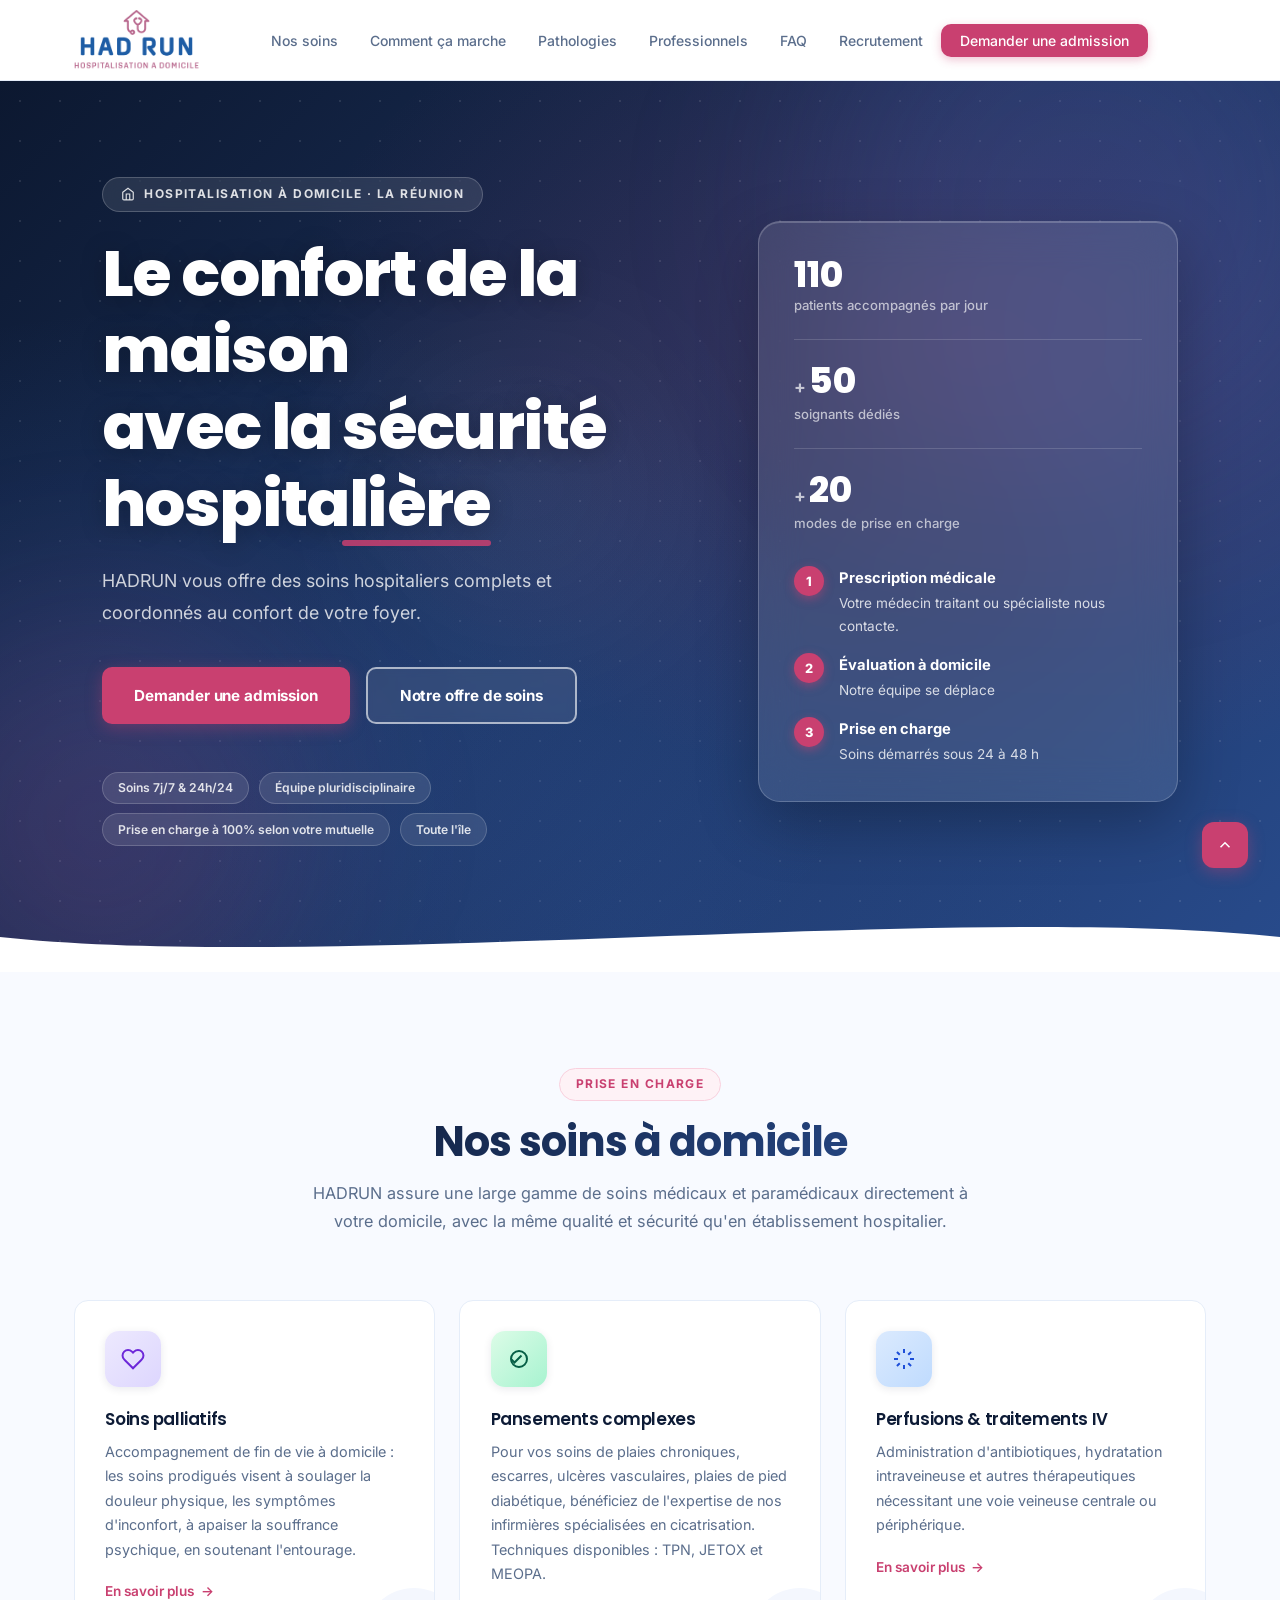
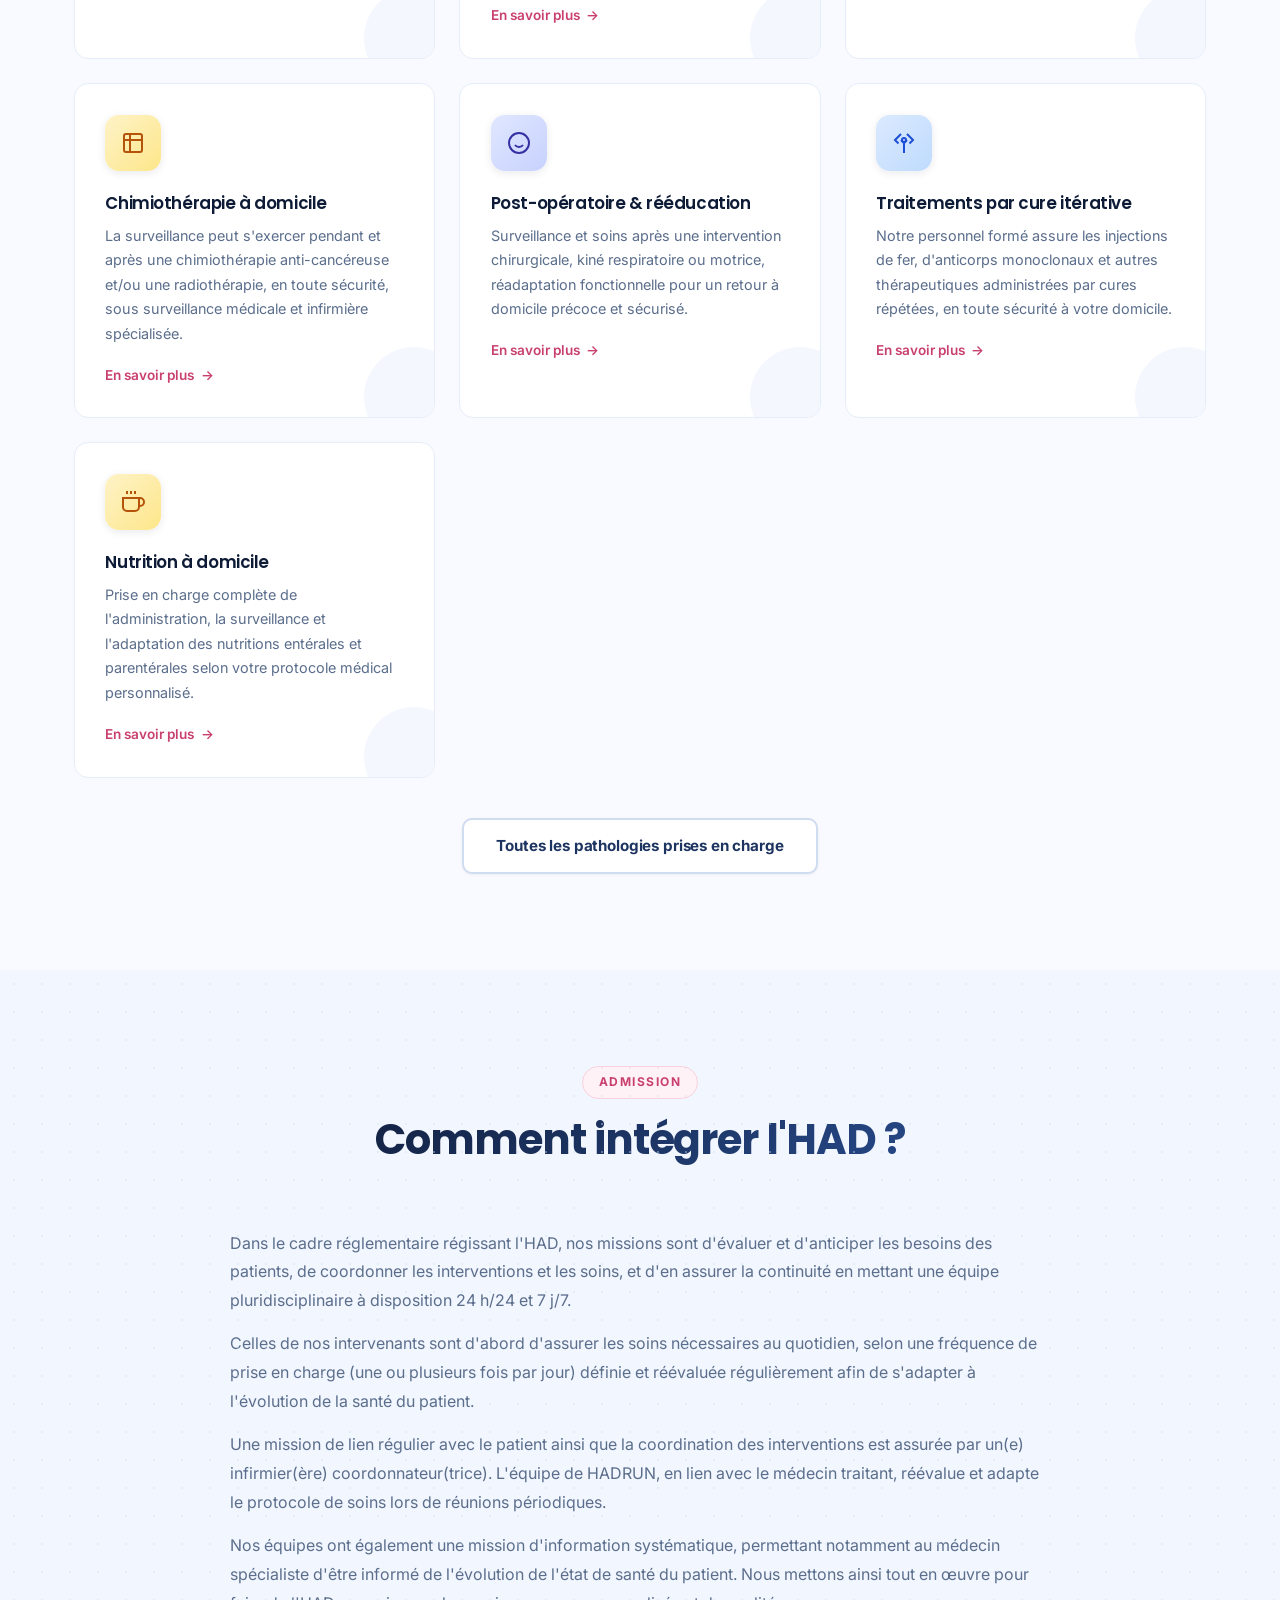
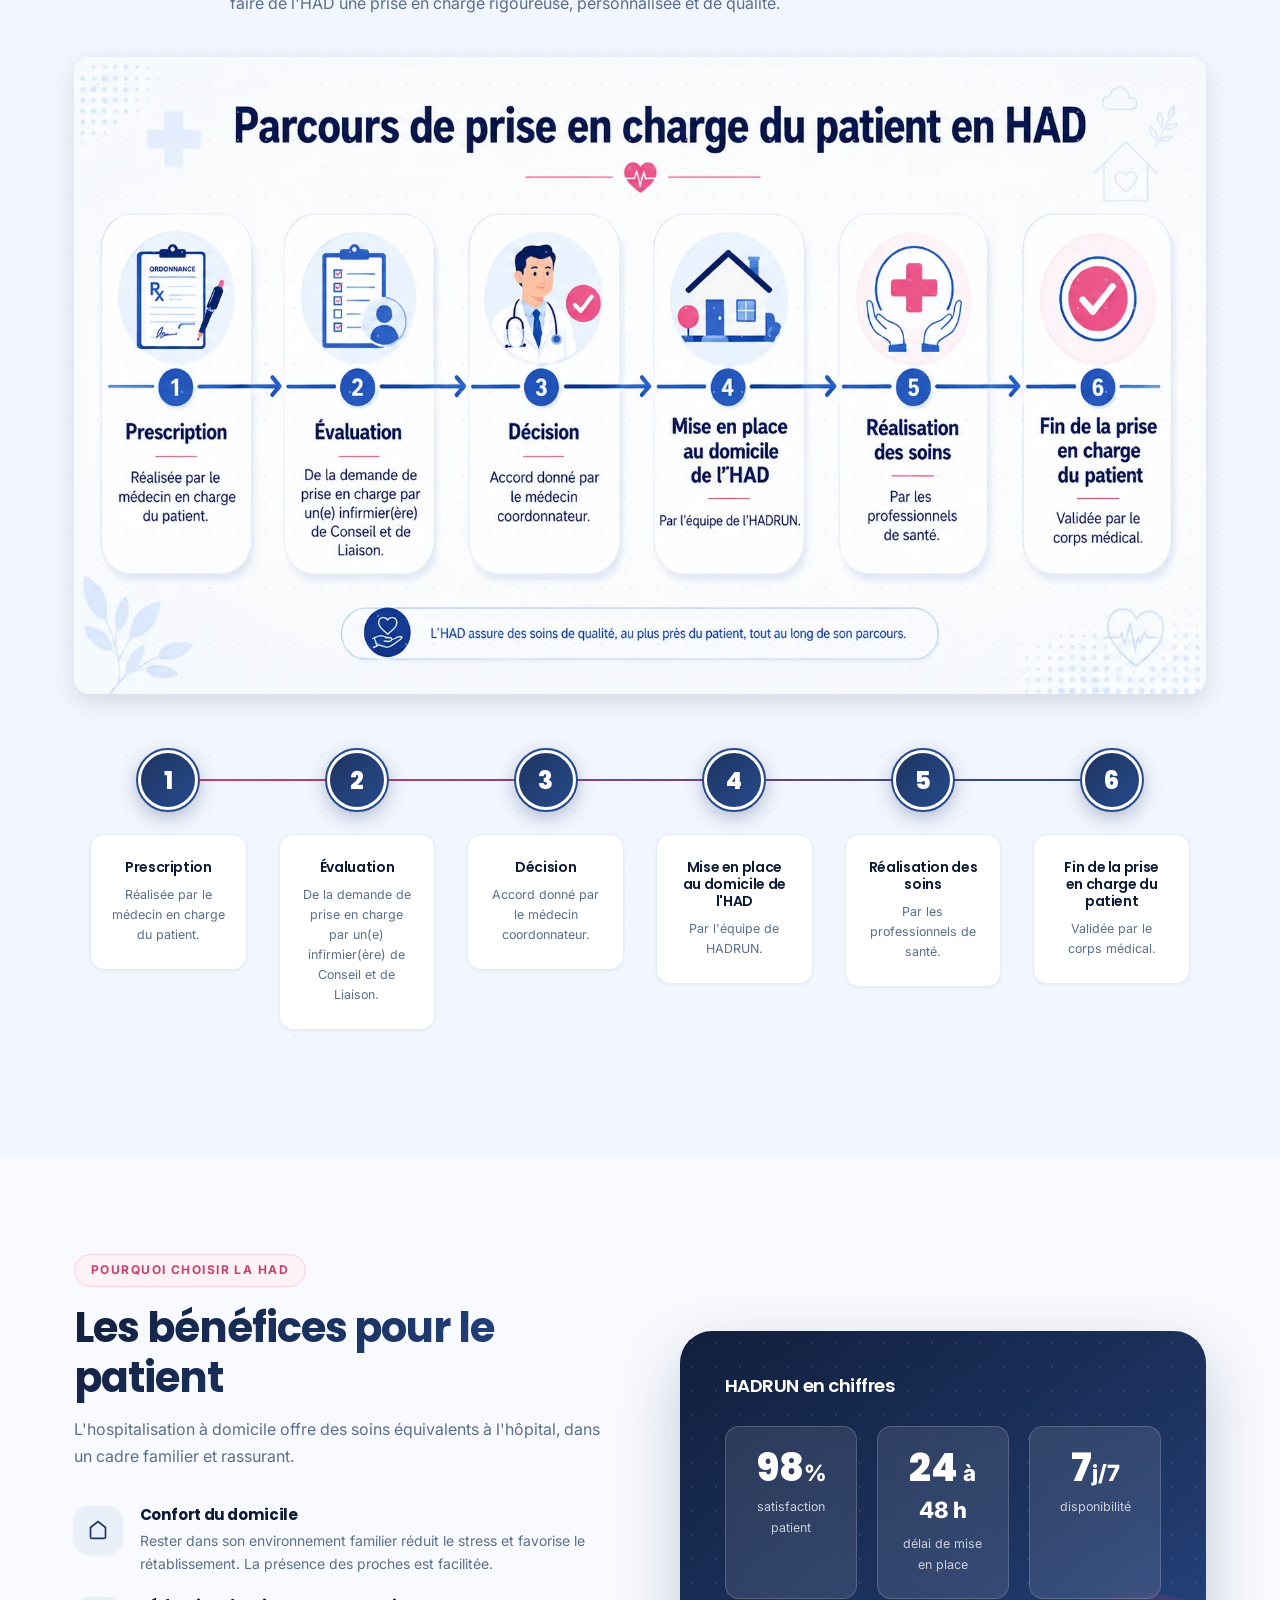
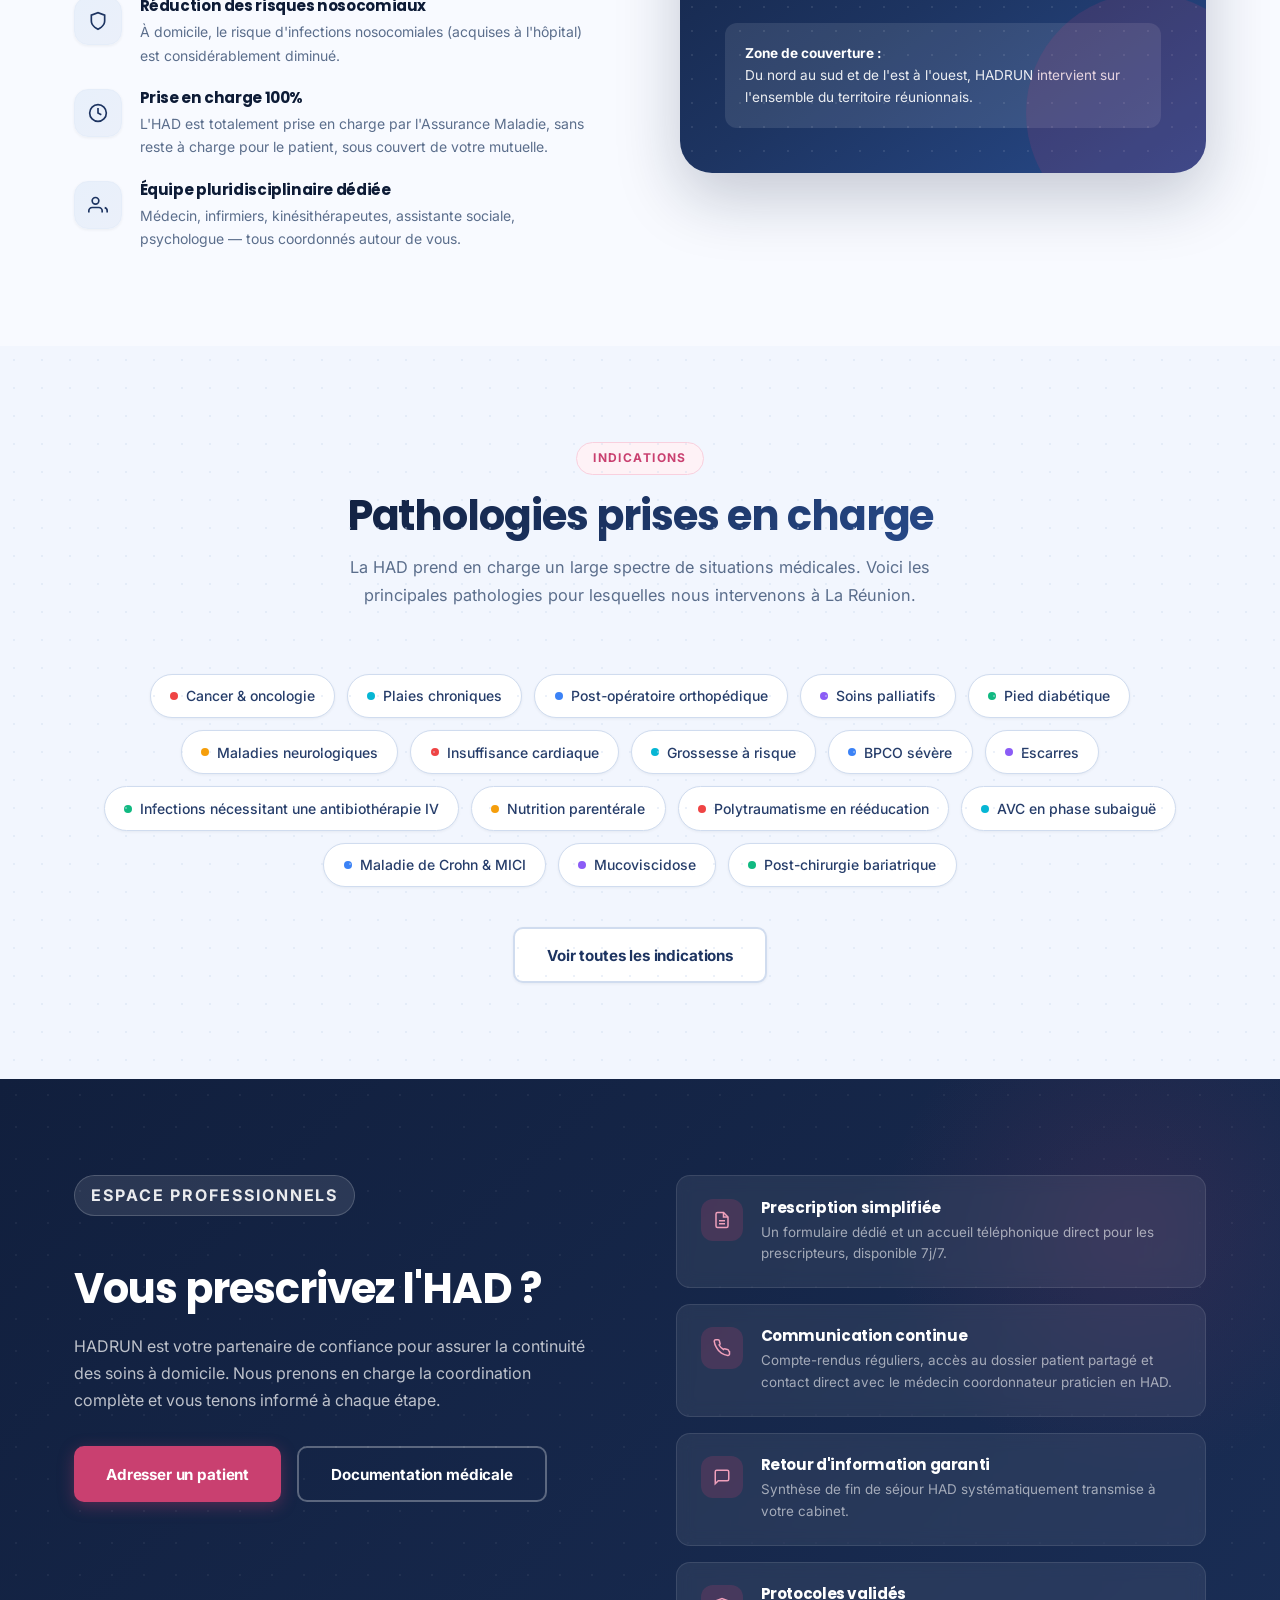
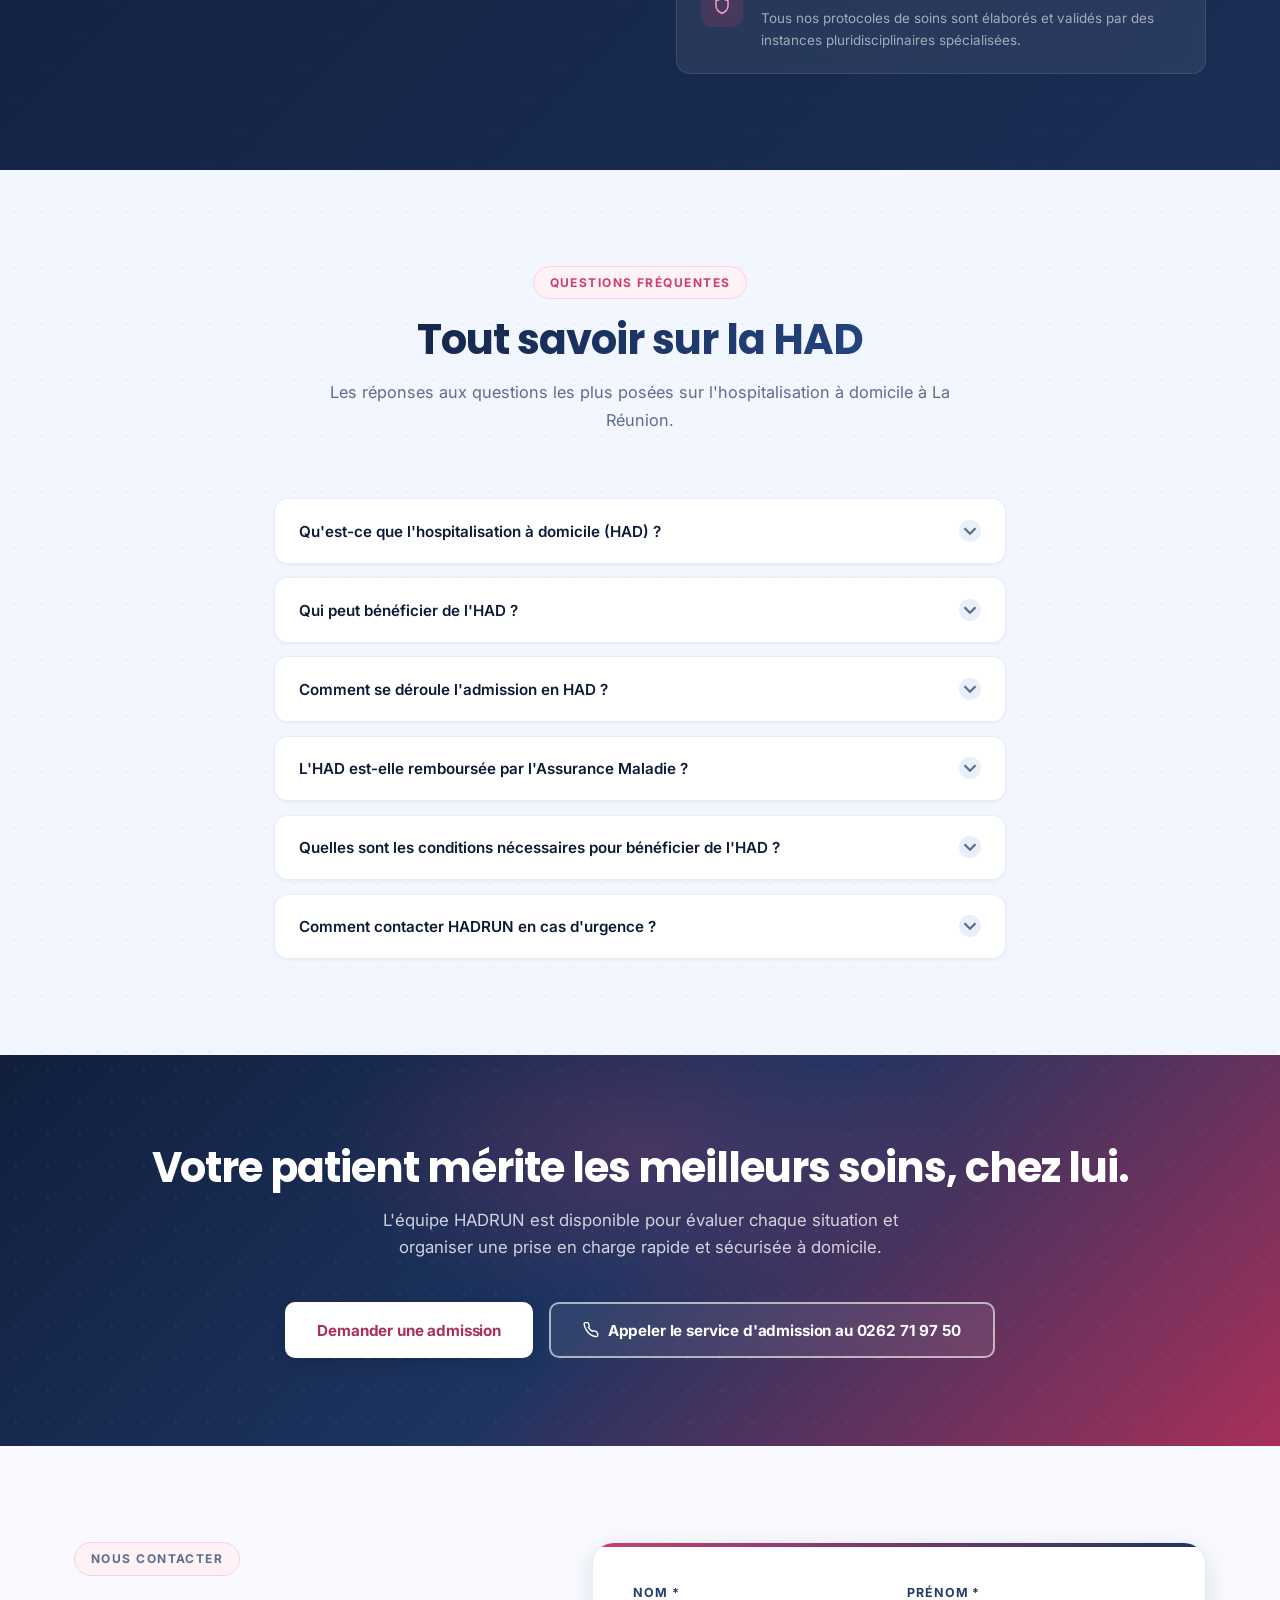
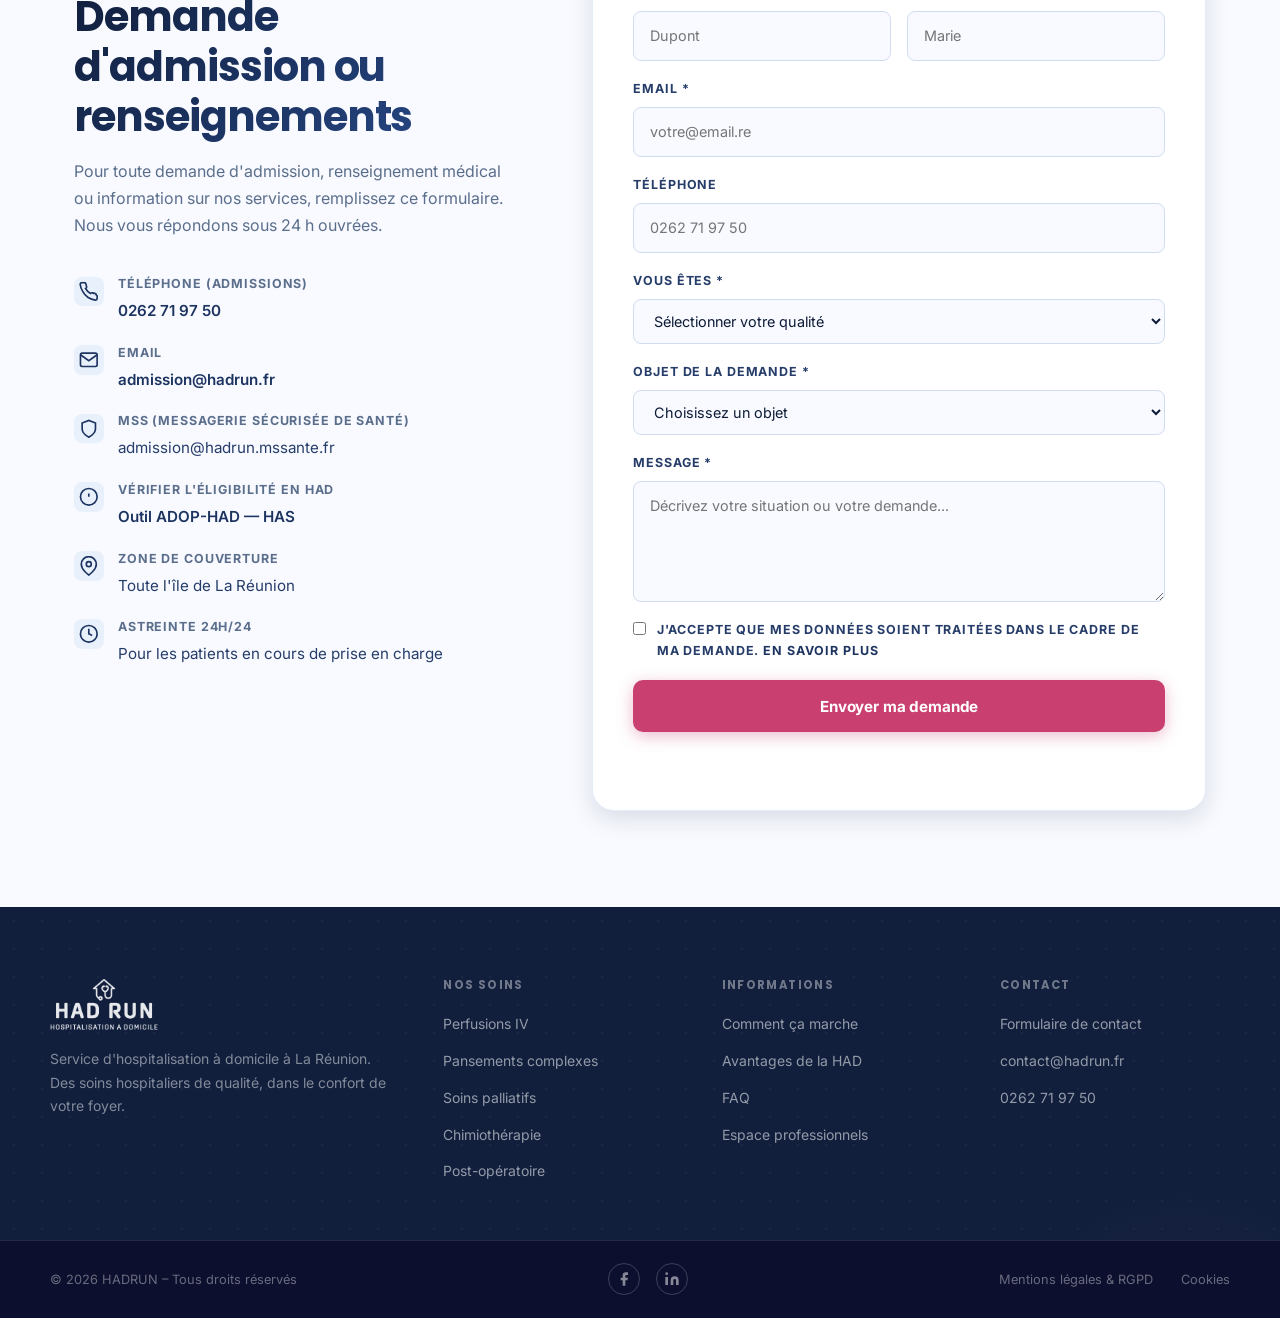
<file: index.html>
<!DOCTYPE html>
<html lang="fr" dir="ltr">
<head>
  <meta charset="UTF-8">
  <meta name="viewport" content="width=device-width, initial-scale=1.0">

  <!-- SEO Primaire -->
  <title>HADRUN – Hospitalisation à Domicile à La Réunion</title>
  <meta name="description" content="HADRUN, service d'hospitalisation à domicile à La Réunion. Des soins hospitaliers de qualité chez vous : perfusions, pansements complexes, soins palliatifs, chimiothérapie et plus encore.">
  <meta name="keywords" content="hospitalisation à domicile, HAD, La Réunion, soins à domicile, HAD Réunion, perfusion domicile, soins palliatifs domicile, HADRUN">
  <meta name="robots" content="index, follow, max-image-preview:large, max-snippet:-1, max-video-preview:-1">
  <meta name="author" content="HADRUN">
  <meta name="language" content="fr">

  <!-- Géolocalisation -->
  <meta name="geo.region" content="FR-RE">
  <meta name="geo.placename" content="La Réunion">
  <meta name="geo.position" content="-21.115141;55.536384">
  <meta name="ICBM" content="-21.115141, 55.536384">

  <!-- Canonical -->
  <link rel="canonical" href="https://hadrun.fr/">

  <!-- Open Graph -->
  <meta property="og:type" content="website">
  <meta property="og:url" content="https://hadrun.fr/">
  <meta property="og:title" content="HADRUN – Hospitalisation à Domicile à La Réunion">
  <meta property="og:description" content="Des soins hospitaliers de qualité chez vous à La Réunion. Perfusions, pansements complexes, soins palliatifs, chimiothérapie à domicile.">
  <meta property="og:image" content="https://hadrun.fr/images/og-cover.jpg">
  <meta property="og:image:width" content="1200">
  <meta property="og:image:height" content="630">
  <meta property="og:locale" content="fr_FR">
  <meta property="og:site_name" content="HADRUN">

  <!-- Twitter Card -->
  <meta name="twitter:card" content="summary_large_image">
  <meta name="twitter:title" content="HADRUN – Hospitalisation à Domicile La Réunion">
  <meta name="twitter:description" content="Des soins hospitaliers chez vous à La Réunion.">
  <meta name="twitter:image" content="https://hadrun.fr/images/og-cover.jpg">

  <!-- PWA -->
  <link rel="manifest" href="/manifest.json">
  <meta name="theme-color" content="#1D3461">
  <meta name="apple-mobile-web-app-capable" content="yes">
  <meta name="apple-mobile-web-app-status-bar-style" content="black-translucent">
  <meta name="apple-mobile-web-app-title" content="HADRUN">

  <!-- Favicons -->
  <link rel="icon" type="image/svg+xml" href="/images/favicon.svg">

  <!-- Polices -->
  <link rel="preconnect" href="https://fonts.googleapis.com">
  <link rel="preconnect" href="https://fonts.gstatic.com" crossorigin>
  <link rel="preload" as="style" href="https://fonts.googleapis.com/css2?family=Poppins:wght@400;600;700;800&family=Inter:wght@400;500;600&display=swap">
  <link rel="stylesheet" href="https://fonts.googleapis.com/css2?family=Poppins:wght@400;600;700;800&family=Inter:wght@400;500;600&display=swap">

  <!-- CSS -->
  <link rel="stylesheet" href="/css/style.css">

  <!-- Schema.org -->
  <script type="application/ld+json">
  {
    "@context": "https://schema.org",
    "@graph": [
      {
        "@type": "MedicalOrganization",
        "@id": "https://hadrun.fr/#organization",
        "name": "HADRUN",
        "alternateName": "Hospitalisation à Domicile Réunion",
        "url": "https://hadrun.fr/",
        "description": "Service d'hospitalisation à domicile à La Réunion",
        "areaServed": { "@type": "Place", "name": "La Réunion" },
        "medicalSpecialty": "Nursing",
        "contactPoint": {
          "@type": "ContactPoint",
          "contactType": "customer support",
          "availableLanguage": "fr",
          "email": "contact@hadrun.fr",
          "telephone": "+262-262-XX-XX-XX"
        }
      },
      {
        "@type": "WebSite",
        "@id": "https://hadrun.fr/#website",
        "url": "https://hadrun.fr/",
        "name": "HADRUN – Hospitalisation à Domicile La Réunion",
        "inLanguage": "fr-FR"
      },
      {
        "@type": "FAQPage",
        "@id": "https://hadrun.fr/#faq",
        "mainEntity": [
          {
            "@type": "Question",
            "name": "Qu'est-ce que l'hospitalisation à domicile (HAD) ?",
            "acceptedAnswer": {
              "@type": "Answer",
              "text": "L'hospitalisation à domicile (HAD) est un mode de prise en charge permettant d'assurer à votre domicile des soins médicaux et paramédicaux continus et coordonnés, d'une technicité équivalente à ceux prodigués en milieu hospitalier."
            }
          },
          {
            "@type": "Question",
            "name": "Comment bénéficier de la HAD à La Réunion ?",
            "acceptedAnswer": {
              "@type": "Answer",
              "text": "L'admission en HAD nécessite une prescription médicale. Votre médecin traitant, un médecin hospitalier ou un spécialiste peut demander votre admission. HADRUN prend ensuite en charge l'évaluation de votre situation et l'organisation de votre prise en charge."
            }
          }
        ]
      }
    ]
  }
  </script>
</head>

<body>

  <header class="site-header" id="site-header" role="banner">
    <div class="container header-inner">
      <a href="/" class="logo" aria-label="Accueil HADRUN">
        <img src="/images/logo.png" alt="HADRUN – Hospitalisation à Domicile La Réunion" class="logo-img">
      </a>

      <button class="burger" id="burger-btn" aria-expanded="false" aria-controls="main-nav" aria-label="Ouvrir le menu">
        <span></span><span></span><span></span>
      </button>

      <nav class="main-nav" id="main-nav" role="navigation" aria-label="Navigation principale">
        <ul role="list">
          <li><a href="/#soins" class="nav-link">Nos soins</a></li>
          <li><a href="/#comment-ca-marche" class="nav-link">Comment ça marche</a></li>
          <li><a href="/pages/pathologies.html" class="nav-link">Pathologies</a></li>
          <li><a href="/#professionnels" class="nav-link">Professionnels</a></li>
          <li><a href="/#faq" class="nav-link">FAQ</a></li>
          <li><a href="/pages/recrutement.html" class="nav-link">Recrutement</a></li>
          <li><a href="/#professionnels" class="nav-link nav-cta">Demander une admission</a></li>
        </ul>
      </nav>

      <div class="nav-backdrop" id="nav-backdrop" aria-hidden="true"></div>
    </div>
  </header>

  <main id="main-content">

    <!-- HERO -->
    <section class="hero" aria-labelledby="hero-title">
      <div class="hero-bg" aria-hidden="true">
        <div class="orb orb-1"></div>
        <div class="orb orb-2"></div>
        <div class="orb orb-3"></div>
      </div>

      <div class="container hero-inner">
        <div class="hero-content">
          <p class="hero-eyebrow">
            <svg width="14" height="14" viewBox="0 0 24 24" fill="none" stroke="currentColor" stroke-width="2" aria-hidden="true"><path d="M3 9l9-7 9 7v11a2 2 0 0 1-2 2H5a2 2 0 0 1-2-2z"/><polyline points="9 22 9 12 15 12 15 22"/></svg>
            Hospitalisation à Domicile · La Réunion
          </p>
          <h1 id="hero-title">Le confort de la maison<br>avec la <em>sécurité hospitalière</em></h1>
          <p class="hero-desc">HADRUN vous offre des soins hospitaliers complets et coordonnés au confort de votre foyer.</p>
          <div class="hero-actions">
            <a href="/#professionnels" class="btn btn-primary">Demander une admission</a>
            <a href="/#soins" class="btn btn-outline">Notre offre de soins</a>
          </div>
          <div class="hero-badges">
            <span class="badge">Soins 7j/7 &amp; 24h/24</span>
            <span class="badge">Équipe pluridisciplinaire</span>
            <span class="badge">Prise en charge à 100% selon votre mutuelle</span>
            <span class="badge">Toute l'île</span>
          </div>
        </div>

        <div class="hero-card" role="region" aria-label="HADRUN en chiffres">
          <div class="hero-card-inner">
            <div class="hero-stat">
              <span class="hero-stat-num" data-target="110">0</span>
              <span class="hero-stat-label">patients accompagnés par jour</span>
            </div>
            <div class="hero-stat-divider" aria-hidden="true"></div>
            <div class="hero-stat">
              <div style="display:flex;align-items:baseline;gap:.15rem">
                <span style="font-size:1.1rem;font-weight:700;color:rgba(255,255,255,.7)">+</span><span class="hero-stat-num" data-target="50">0</span>
              </div>
              <span class="hero-stat-label">soignants dédiés</span>
            </div>
            <div class="hero-stat-divider" aria-hidden="true"></div>
            <div class="hero-stat">
              <div style="display:flex;align-items:baseline;gap:.15rem">
                <span style="font-size:1.1rem;font-weight:700;color:rgba(255,255,255,.7)">+</span><span class="hero-stat-num" data-target="20">0</span>
              </div>
              <span class="hero-stat-label">modes de prise en charge</span>
            </div>
          </div>

          <div class="steps-mini" aria-label="Les 3 étapes pour être admis">
            <div class="step-mini">
              <span class="step-mini-num">1</span>
              <div class="step-mini-text"><strong>Prescription médicale</strong>Votre médecin traitant ou spécialiste nous contacte.</div>
            </div>
            <div class="step-mini">
              <span class="step-mini-num">2</span>
              <div class="step-mini-text"><strong>Évaluation à domicile</strong>Notre équipe se déplace</div>
            </div>
            <div class="step-mini">
              <span class="step-mini-num">3</span>
              <div class="step-mini-text"><strong>Prise en charge</strong>Soins démarrés sous 24 à 48 h</div>
            </div>
          </div>
        </div>
      </div>

      <div class="hero-wave" aria-hidden="true">
        <svg viewBox="0 0 1440 60" preserveAspectRatio="none"><path d="M0,30 C360,60 1080,0 1440,30 L1440,60 L0,60 Z" fill="white"/></svg>
      </div>
    </section>

    <!-- NOS SOINS -->
    <section class="section services" id="soins" aria-labelledby="soins-title">
      <div class="container">
        <div class="section-header">
          <p class="section-eyebrow">Prise en charge</p>
          <h2 id="soins-title">Nos soins à domicile</h2>
          <p class="section-desc">HADRUN assure une large gamme de soins médicaux et paramédicaux directement à votre domicile, avec la même qualité et sécurité qu'en établissement hospitalier.</p>
        </div>

        <div class="cards-grid cards-3">

          <!-- 1 — Soins palliatifs -->
          <article class="card card-service" data-aos>
            <div class="card-icon card-icon--purple" aria-hidden="true">
              <svg viewBox="0 0 24 24" fill="none" stroke="currentColor" stroke-width="2"><path d="M20.84 4.61a5.5 5.5 0 0 0-7.78 0L12 5.67l-1.06-1.06a5.5 5.5 0 0 0-7.78 7.78l1.06 1.06L12 21.23l7.78-7.78 1.06-1.06a5.5 5.5 0 0 0 0-7.78z"/></svg>
            </div>
            <h3 class="card-title">Soins palliatifs</h3>
            <p class="card-desc">Accompagnement de fin de vie à domicile : les soins prodigués visent à soulager la douleur physique, les symptômes d'inconfort, à apaiser la souffrance psychique, en soutenant l'entourage.</p>
            <a href="/pages/pathologies.html#palliatifs" class="card-link">En savoir plus <span aria-hidden="true">→</span></a>
          </article>

          <!-- 2 — Pansements complexes -->
          <article class="card card-service" data-aos>
            <div class="card-icon card-icon--green" aria-hidden="true">
              <svg viewBox="0 0 24 24" fill="none" stroke="currentColor" stroke-width="2"><path d="M4.5 12.5l3 3 7-7"/><path d="M20 12a8 8 0 1 1-16 0 8 8 0 0 1 16 0z"/></svg>
            </div>
            <h3 class="card-title">Pansements complexes</h3>
            <p class="card-desc">Pour vos soins de plaies chroniques, escarres, ulcères vasculaires, plaies de pied diabétique, bénéficiez de l'expertise de nos infirmières spécialisées en cicatrisation. Techniques disponibles : TPN, JETOX et MEOPA.</p>
            <a href="/pages/pathologies.html#pansements" class="card-link">En savoir plus <span aria-hidden="true">→</span></a>
          </article>

          <!-- 3 — Perfusions IV -->
          <article class="card card-service" data-aos>
            <div class="card-icon card-icon--teal" aria-hidden="true">
              <svg viewBox="0 0 24 24" fill="none" stroke="currentColor" stroke-width="2"><path d="M12 2v4M12 18v4M4.93 4.93l2.83 2.83M16.24 16.24l2.83 2.83M2 12h4M18 12h4M4.93 19.07l2.83-2.83M16.24 7.76l2.83-2.83"/></svg>
            </div>
            <h3 class="card-title">Perfusions &amp; traitements IV</h3>
            <p class="card-desc">Administration d'antibiotiques, hydratation intraveineuse et autres thérapeutiques nécessitant une voie veineuse centrale ou périphérique.</p>
            <a href="/pages/pathologies.html#perfusions" class="card-link">En savoir plus <span aria-hidden="true">→</span></a>
          </article>

          <!-- 4 — Chimiothérapie -->
          <article class="card card-service" data-aos>
            <div class="card-icon card-icon--amber" aria-hidden="true">
              <svg viewBox="0 0 24 24" fill="none" stroke="currentColor" stroke-width="2"><path d="M9 3H5a2 2 0 0 0-2 2v4m6-6h10a2 2 0 0 1 2 2v4M9 3v18m0 0h10a2 2 0 0 0 2-2V9M9 21H5a2 2 0 0 1-2-2V9m0 0h18"/></svg>
            </div>
            <h3 class="card-title">Chimiothérapie à domicile</h3>
            <p class="card-desc">La surveillance peut s'exercer pendant et après une chimiothérapie anti-cancéreuse et/ou une radiothérapie, en toute sécurité, sous surveillance médicale et infirmière spécialisée.</p>
            <a href="/pages/pathologies.html#chimiotherapie" class="card-link">En savoir plus <span aria-hidden="true">→</span></a>
          </article>

          <!-- 5 — Post-opératoire -->
          <article class="card card-service" data-aos>
            <div class="card-icon card-icon--blue" aria-hidden="true">
              <svg viewBox="0 0 24 24" fill="none" stroke="currentColor" stroke-width="2"><circle cx="12" cy="12" r="10"/><path d="M8 14s1.5 2 4 2 4-2 4-2"/><line x1="9" y1="9" x2="9.01" y2="9"/><line x1="15" y1="9" x2="15.01" y2="9"/></svg>
            </div>
            <h3 class="card-title">Post-opératoire &amp; rééducation</h3>
            <p class="card-desc">Surveillance et soins après une intervention chirurgicale, kiné respiratoire ou motrice, réadaptation fonctionnelle pour un retour à domicile précoce et sécurisé.</p>
            <a href="/pages/pathologies.html#postoperatoire" class="card-link">En savoir plus <span aria-hidden="true">→</span></a>
          </article>

          <!-- 6 — Traitements par cure itérative -->
          <article class="card card-service" data-aos>
            <div class="card-icon card-icon--teal" aria-hidden="true">
              <svg viewBox="0 0 24 24" fill="none" stroke="currentColor" stroke-width="2"><path d="M9 3l-6 6 3.5 3.5M15 3l6 6-3.5 3.5M12 22V12m0 0l-3-3m3 3l3-3"/><circle cx="12" cy="9" r="2"/></svg>
            </div>
            <h3 class="card-title">Traitements par cure itérative</h3>
            <p class="card-desc">Notre personnel formé assure les injections de fer, d'anticorps monoclonaux et autres thérapeutiques administrées par cures répétées, en toute sécurité à votre domicile.</p>
            <a href="/pages/pathologies.html" class="card-link">En savoir plus <span aria-hidden="true">→</span></a>
          </article>

          <!-- 7 — Nutrition -->
          <article class="card card-service" data-aos>
            <div class="card-icon card-icon--amber" aria-hidden="true">
              <svg viewBox="0 0 24 24" fill="none" stroke="currentColor" stroke-width="2"><path d="M18 8h1a4 4 0 0 1 0 8h-1"/><path d="M2 8h16v9a4 4 0 0 1-4 4H6a4 4 0 0 1-4-4V8z"/><line x1="6" y1="1" x2="6" y2="4"/><line x1="10" y1="1" x2="10" y2="4"/><line x1="14" y1="1" x2="14" y2="4"/></svg>
            </div>
            <h3 class="card-title">Nutrition à domicile</h3>
            <p class="card-desc">Prise en charge complète de l'administration, la surveillance et l'adaptation des nutritions entérales et parentérales selon votre protocole médical personnalisé.</p>
            <a href="/pages/pathologies.html" class="card-link">En savoir plus <span aria-hidden="true">→</span></a>
          </article>

        </div>

        <div style="text-align:center;margin-top:2.5rem">
          <a href="/pages/pathologies.html" class="btn btn-secondary">Toutes les pathologies prises en charge</a>
        </div>
      </div>
    </section>

    <!-- COMMENT ÇA MARCHE -->
    <section class="section section-alt" id="comment-ca-marche" aria-labelledby="process-title">
      <div class="container">
        <div class="section-header">
          <p class="section-eyebrow">Admission</p>
          <h2 id="process-title">Comment intégrer l'HAD ?</h2>
        </div>

        <!-- Texte descriptif -->
        <div style="max-width:820px;margin:0 auto 2.5rem;text-align:left">
          <p style="color:var(--text-muted);line-height:1.8;margin-bottom:.9rem">Dans le cadre réglementaire régissant l'HAD, nos missions sont d'évaluer et d'anticiper les besoins des patients, de coordonner les interventions et les soins, et d'en assurer la continuité en mettant une équipe pluridisciplinaire à disposition 24 h/24 et 7 j/7.</p>
          <p style="color:var(--text-muted);line-height:1.8;margin-bottom:.9rem">Celles de nos intervenants sont d'abord d'assurer les soins nécessaires au quotidien, selon une fréquence de prise en charge (une ou plusieurs fois par jour) définie et réévaluée régulièrement afin de s'adapter à l'évolution de la santé du patient.</p>
          <p style="color:var(--text-muted);line-height:1.8;margin-bottom:.9rem">Une mission de lien régulier avec le patient ainsi que la coordination des interventions est assurée par un(e) infirmier(ère) coordonnateur(trice). L'équipe de HADRUN, en lien avec le médecin traitant, réévalue et adapte le protocole de soins lors de réunions périodiques.</p>
          <p style="color:var(--text-muted);line-height:1.8">Nos équipes ont également une mission d'information systématique, permettant notamment au médecin spécialiste d'être informé de l'évolution de l'état de santé du patient. Nous mettons ainsi tout en œuvre pour faire de l'HAD une prise en charge rigoureuse, personnalisée et de qualité.</p>
        </div>

        <!-- Schéma du parcours patient -->
        <div style="margin:0 auto 3.5rem;text-align:center">
          <img src="/images/parcours-had.webp" alt="Schéma du parcours de prise en charge du patient en HAD — 6 étapes : Prescription, Évaluation, Décision, Mise en place, Réalisation des soins, Fin de prise en charge" style="max-width:100%;border-radius:16px;box-shadow:var(--shadow-md)">
        </div>

        <div class="process-grid">
          <div class="process-step" data-aos>
            <div class="process-num">1</div>
            <div class="process-step-inner">
              <h3>Prescription</h3>
              <p>Réalisée par le médecin en charge du patient.</p>
            </div>
          </div>
          <div class="process-step" data-aos>
            <div class="process-num">2</div>
            <div class="process-step-inner">
              <h3>Évaluation</h3>
              <p>De la demande de prise en charge par un(e) infirmier(ère) de Conseil et de Liaison.</p>
            </div>
          </div>
          <div class="process-step" data-aos>
            <div class="process-num">3</div>
            <div class="process-step-inner">
              <h3>Décision</h3>
              <p>Accord donné par le médecin coordonnateur.</p>
            </div>
          </div>
          <div class="process-step" data-aos>
            <div class="process-num">4</div>
            <div class="process-step-inner">
              <h3>Mise en place au domicile de l'HAD</h3>
              <p>Par l'équipe de HADRUN.</p>
            </div>
          </div>
          <div class="process-step" data-aos>
            <div class="process-num">5</div>
            <div class="process-step-inner">
              <h3>Réalisation des soins</h3>
              <p>Par les professionnels de santé.</p>
            </div>
          </div>
          <div class="process-step" data-aos>
            <div class="process-num">6</div>
            <div class="process-step-inner">
              <h3>Fin de la prise en charge du patient</h3>
              <p>Validée par le corps médical.</p>
            </div>
          </div>
        </div>
      </div>
    </section>

    <!-- AVANTAGES -->
    <section class="section" id="avantages" aria-labelledby="avantages-title">
      <div class="container">
        <div class="benefits-layout">
          <div class="benefits-content">
            <p class="section-eyebrow">Pourquoi choisir la HAD</p>
            <h2 id="avantages-title" style="background:linear-gradient(135deg,var(--primary-dark),var(--primary-light));-webkit-background-clip:text;-webkit-text-fill-color:transparent;background-clip:text">Les bénéfices pour le patient</h2>
            <p style="color:var(--text-muted);margin-top:.85rem;line-height:1.7">L'hospitalisation à domicile offre des soins équivalents à l'hôpital, dans un cadre familier et rassurant.</p>

            <div class="benefits-list">
              <div class="benefit-item" data-aos>
                <div class="benefit-icon">
                  <svg viewBox="0 0 24 24" fill="none" stroke="currentColor" stroke-width="2"><path d="M3 9l9-7 9 7v11a2 2 0 0 1-2 2H5a2 2 0 0 1-2-2z"/></svg>
                </div>
                <div>
                  <h4>Confort du domicile</h4>
                  <p>Rester dans son environnement familier réduit le stress et favorise le rétablissement. La présence des proches est facilitée.</p>
                </div>
              </div>
              <div class="benefit-item" data-aos>
                <div class="benefit-icon">
                  <svg viewBox="0 0 24 24" fill="none" stroke="currentColor" stroke-width="2"><path d="M12 22s8-4 8-10V5l-8-3-8 3v7c0 6 8 10 8 10z"/></svg>
                </div>
                <div>
                  <h4>Réduction des risques nosocomiaux</h4>
                  <p>À domicile, le risque d'infections nosocomiales (acquises à l'hôpital) est considérablement diminué.</p>
                </div>
              </div>
              <div class="benefit-item" data-aos>
                <div class="benefit-icon">
                  <svg viewBox="0 0 24 24" fill="none" stroke="currentColor" stroke-width="2"><circle cx="12" cy="12" r="10"/><polyline points="12 6 12 12 16 14"/></svg>
                </div>
                <div>
                  <h4>Prise en charge 100%</h4>
                  <p>L'HAD est totalement prise en charge par l'Assurance Maladie, sans reste à charge pour le patient, sous couvert de votre mutuelle.</p>
                </div>
              </div>
              <div class="benefit-item" data-aos>
                <div class="benefit-icon">
                  <svg viewBox="0 0 24 24" fill="none" stroke="currentColor" stroke-width="2"><path d="M17 21v-2a4 4 0 0 0-4-4H5a4 4 0 0 0-4 4v2"/><circle cx="9" cy="7" r="4"/><path d="M23 21v-2a4 4 0 0 0-3-3.87"/></svg>
                </div>
                <div>
                  <h4>Équipe pluridisciplinaire dédiée</h4>
                  <p>Médecin, infirmiers, kinésithérapeutes, assistante sociale, psychologue — tous coordonnés autour de vous.</p>
                </div>
              </div>
            </div>
          </div>

          <div class="benefits-visual" role="region" aria-label="Chiffres clés HADRUN">
            <h3 style="color:white;margin-bottom:1.75rem;font-size:1.15rem">HADRUN en chiffres</h3>
            <div class="stat-grid" style="grid-template-columns:repeat(3,1fr)">
              <div class="stat-box">
                <span class="stat-num" data-target="98">0</span><span style="font-size:1.4rem;font-weight:800;color:white">%</span>
                <span class="stat-label">satisfaction patient</span>
              </div>
              <div class="stat-box">
                <span class="stat-num" data-target="24">0</span><span style="font-size:1.4rem;font-weight:800;color:white"> à 48 h</span>
                <span class="stat-label">délai de mise en place</span>
              </div>
              <div class="stat-box">
                <span class="stat-num" data-target="7">0</span><span style="font-size:1.4rem;font-weight:800;color:white">j/7</span>
                <span class="stat-label">disponibilité</span>
              </div>
            </div>

            <div style="background:rgba(255,255,255,.1);border-radius:12px;padding:1.25rem;margin-top:1.5rem">
              <p style="font-size:.85rem;color:rgba(255,255,255,.9);line-height:1.6">
                <strong style="color:white">Zone de couverture :</strong><br>
                Du nord au sud et de l'est à l'ouest, HADRUN intervient sur l'ensemble du territoire réunionnais.
              </p>
            </div>
          </div>
        </div>
      </div>
    </section>

    <!-- PATHOLOGIES (aperçu) -->
    <section class="section section-alt" id="pathologies" aria-labelledby="patho-title">
      <div class="container">
        <div class="section-header">
          <p class="section-eyebrow">Indications</p>
          <h2 id="patho-title">Pathologies prises en charge</h2>
          <p class="section-desc">La HAD prend en charge un large spectre de situations médicales. Voici les principales pathologies pour lesquelles nous intervenons à La Réunion.</p>
        </div>

        <div class="tags-cloud" role="list" aria-label="Liste des pathologies prises en charge">
          <span class="path-tag" role="listitem"><span class="path-tag-dot path-tag-dot--red" aria-hidden="true"></span>Cancer &amp; oncologie</span>
          <span class="path-tag" role="listitem"><span class="path-tag-dot path-tag-dot--teal" aria-hidden="true"></span>Plaies chroniques</span>
          <span class="path-tag" role="listitem"><span class="path-tag-dot path-tag-dot--blue" aria-hidden="true"></span>Post-opératoire orthopédique</span>
          <span class="path-tag" role="listitem"><span class="path-tag-dot path-tag-dot--purple" aria-hidden="true"></span>Soins palliatifs</span>
          <span class="path-tag" role="listitem"><span class="path-tag-dot path-tag-dot--green" aria-hidden="true"></span>Pied diabétique</span>
          <span class="path-tag" role="listitem"><span class="path-tag-dot path-tag-dot--amber" aria-hidden="true"></span>Maladies neurologiques</span>
          <span class="path-tag" role="listitem"><span class="path-tag-dot path-tag-dot--red" aria-hidden="true"></span>Insuffisance cardiaque</span>
          <span class="path-tag" role="listitem"><span class="path-tag-dot path-tag-dot--teal" aria-hidden="true"></span>Grossesse à risque</span>
          <span class="path-tag" role="listitem"><span class="path-tag-dot path-tag-dot--blue" aria-hidden="true"></span>BPCO sévère</span>
          <span class="path-tag" role="listitem"><span class="path-tag-dot path-tag-dot--purple" aria-hidden="true"></span>Escarres</span>
          <span class="path-tag" role="listitem"><span class="path-tag-dot path-tag-dot--green" aria-hidden="true"></span>Infections nécessitant une antibiothérapie IV</span>
          <span class="path-tag" role="listitem"><span class="path-tag-dot path-tag-dot--amber" aria-hidden="true"></span>Nutrition parentérale</span>
          <span class="path-tag" role="listitem"><span class="path-tag-dot path-tag-dot--red" aria-hidden="true"></span>Polytraumatisme en rééducation</span>
          <span class="path-tag" role="listitem"><span class="path-tag-dot path-tag-dot--teal" aria-hidden="true"></span>AVC en phase subaiguë</span>
          <span class="path-tag" role="listitem"><span class="path-tag-dot path-tag-dot--blue" aria-hidden="true"></span>Maladie de Crohn &amp; MICI</span>
          <span class="path-tag" role="listitem"><span class="path-tag-dot path-tag-dot--purple" aria-hidden="true"></span>Mucoviscidose</span>
          <span class="path-tag" role="listitem"><span class="path-tag-dot path-tag-dot--green" aria-hidden="true"></span>Post-chirurgie bariatrique</span>
        </div>

        <div style="text-align:center;margin-top:2.5rem">
          <a href="/pages/pathologies.html" class="btn btn-secondary">Voir toutes les indications</a>
        </div>
      </div>
    </section>

    <!-- POUR LES PROFESSIONNELS -->
    <section class="pro-section" id="professionnels" aria-labelledby="pro-title">
      <div class="container">
        <div class="pro-layout">
          <div class="pro-content">
            <p class="section-eyebrow">Espace professionnels</p>
            <h2 id="pro-title">Vous prescrivez l'HAD ?</h2>
            <p>HADRUN est votre partenaire de confiance pour assurer la continuité des soins à domicile. Nous prenons en charge la coordination complète et vous tenons informé à chaque étape.</p>
            <div style="display:flex;gap:1rem;flex-wrap:wrap;margin-top:1.5rem">
              <a href="/pages/professionnels.html#formulaire" class="btn btn-primary">Adresser un patient</a>
              <a href="/pages/professionnels.html" class="btn" style="border:2px solid rgba(255,255,255,.3);color:white">Documentation médicale</a>
            </div>
          </div>

          <div class="pro-cards">
            <div class="pro-card">
              <div class="pro-card-icon">
                <svg viewBox="0 0 24 24" fill="none" stroke="currentColor" stroke-width="2"><path d="M14 2H6a2 2 0 0 0-2 2v16a2 2 0 0 0 2 2h12a2 2 0 0 0 2-2V8z"/><polyline points="14 2 14 8 20 8"/><line x1="16" y1="13" x2="8" y2="13"/><line x1="16" y1="17" x2="8" y2="17"/></svg>
              </div>
              <div>
                <h4>Prescription simplifiée</h4>
                <p>Un formulaire dédié et un accueil téléphonique direct pour les prescripteurs, disponible 7j/7.</p>
              </div>
            </div>
            <div class="pro-card">
              <div class="pro-card-icon">
                <svg viewBox="0 0 24 24" fill="none" stroke="currentColor" stroke-width="2"><path d="M22 16.92v3a2 2 0 0 1-2.18 2 19.79 19.79 0 0 1-8.63-3.07A19.5 19.5 0 0 1 4.69 11.5a19.79 19.79 0 0 1-3.07-8.67A2 2 0 0 1 3.6 1h3a2 2 0 0 1 2 1.72 12.84 12.84 0 0 0 .7 2.81 2 2 0 0 1-.45 2.11L8.09 8a16 16 0 0 0 6 6l.27-.27a2 2 0 0 1 2.11-.45 12.84 12.84 0 0 0 2.81.7A2 2 0 0 1 21 16z"/></svg>
              </div>
              <div>
                <h4>Communication continue</h4>
                <p>Compte-rendus réguliers, accès au dossier patient partagé et contact direct avec le médecin coordonnateur praticien en HAD.</p>
              </div>
            </div>
            <div class="pro-card">
              <div class="pro-card-icon">
                <svg viewBox="0 0 24 24" fill="none" stroke="currentColor" stroke-width="2"><path d="M21 15a2 2 0 0 1-2 2H7l-4 4V5a2 2 0 0 1 2-2h14a2 2 0 0 1 2 2z"/></svg>
              </div>
              <div>
                <h4>Retour d'information garanti</h4>
                <p>Synthèse de fin de séjour HAD systématiquement transmise à votre cabinet.</p>
              </div>
            </div>
            <div class="pro-card">
              <div class="pro-card-icon">
                <svg viewBox="0 0 24 24" fill="none" stroke="currentColor" stroke-width="2"><path d="M12 22s8-4 8-10V5l-8-3-8 3v7c0 6 8 10 8 10z"/></svg>
              </div>
              <div>
                <h4>Protocoles validés</h4>
                <p>Tous nos protocoles de soins sont élaborés et validés par des instances pluridisciplinaires spécialisées.</p>
              </div>
            </div>
          </div>
        </div>
      </div>
    </section>

    <!-- FAQ -->
    <section class="section section-alt faq-section" id="faq" aria-labelledby="faq-title">
      <div class="container faq-container">
        <div class="section-header">
          <p class="section-eyebrow">Questions fréquentes</p>
          <h2 id="faq-title">Tout savoir sur la HAD</h2>
          <p class="section-desc">Les réponses aux questions les plus posées sur l'hospitalisation à domicile à La Réunion.</p>
        </div>

        <div class="faq-list" role="list">
          <div class="faq-item" role="listitem">
            <button class="faq-question" aria-expanded="false" aria-controls="faq-1" id="faq-btn-1">
              Qu'est-ce que l'hospitalisation à domicile (HAD) ?
              <span class="faq-chevron" aria-hidden="true"></span>
            </button>
            <div class="faq-answer" id="faq-1" role="region" aria-labelledby="faq-btn-1">
              <p>L'hospitalisation à domicile (HAD) est un mode de prise en charge permettant d'assurer à votre domicile des soins médicaux et paramédicaux continus et coordonnés, d'une technicité équivalente à ceux prodigués en milieu hospitalier. Elle représente une véritable alternative à l'hospitalisation conventionnelle et permet d'éviter, de retarder ou de raccourcir une hospitalisation avec hébergement.</p>
            </div>
          </div>

          <div class="faq-item" role="listitem">
            <button class="faq-question" aria-expanded="false" aria-controls="faq-2" id="faq-btn-2">
              Qui peut bénéficier de l'HAD ?
              <span class="faq-chevron" aria-hidden="true"></span>
            </button>
            <div class="faq-answer" id="faq-2" role="region" aria-labelledby="faq-btn-2">
              <p>L'HAD s'adresse à tout patient, adulte ou enfant, dont l'état de santé nécessite des soins complexes ou pluriquotidiens. L'admission est possible depuis un établissement hospitalier ou directement depuis le domicile, sur prescription médicale.</p>
              <p style="margin-top:.6rem">Les patients peuvent être pris en charge également en EHPAD, ainsi que dans les autres établissements sociaux et médico-sociaux (Maison d'accueil spécialisée, Institut médico-éducatif, Maison de l'enfance à caractère social, Appartement de coordination thérapeutique…).</p>
            </div>
          </div>

          <div class="faq-item" role="listitem">
            <button class="faq-question" aria-expanded="false" aria-controls="faq-3" id="faq-btn-3">
              Comment se déroule l'admission en HAD ?
              <span class="faq-chevron" aria-hidden="true"></span>
            </button>
            <div class="faq-answer" id="faq-3" role="region" aria-labelledby="faq-btn-3">
              <p>Votre médecin (traitant, hospitalier ou spécialiste) nous contacte pour une demande d'admission. Notre infirmier de conseil et de liaison évalue votre situation clinique et sociale. Après validation par notre médecin coordonnateur, les soins peuvent débuter sous 24 à 48 h. Vous et votre entourage êtes volontaires pour cette solution ; votre accord est indispensable au bon déroulé de la prise en charge.</p>
            </div>
          </div>

          <div class="faq-item" role="listitem">
            <button class="faq-question" aria-expanded="false" aria-controls="faq-4" id="faq-btn-4">
              L'HAD est-elle remboursée par l'Assurance Maladie ?
              <span class="faq-chevron" aria-hidden="true"></span>
            </button>
            <div class="faq-answer" id="faq-4" role="region" aria-labelledby="faq-btn-4">
              <p>Oui, l'HAD est prise en charge à 100% par l'Assurance Maladie, sans avance de frais ni reste à charge pour le patient. Les médicaments, le matériel médical et les déplacements des soignants sont inclus dans cette prise en charge globale.</p>
            </div>
          </div>

          <div class="faq-item" role="listitem">
            <button class="faq-question" aria-expanded="false" aria-controls="faq-5" id="faq-btn-5">
              Quelles sont les conditions nécessaires pour bénéficier de l'HAD ?
              <span class="faq-chevron" aria-hidden="true"></span>
            </button>
            <div class="faq-answer" id="faq-5" role="region" aria-labelledby="faq-btn-5">
              <ul style="padding-left:1.1rem;list-style:disc;line-height:1.8">
                <li>Le domicile est situé dans notre zone d'intervention (toute l'île de La Réunion).</li>
                <li>L'état de santé du patient est éligible aux critères d'HAD (<a href="https://adophad.has-sante.fr/pages/admission" style="color:var(--primary);text-decoration:underline">vérifier l'éligibilité via ADOP-HAD</a>).</li>
                <li>Le domicile est adapté au mode de prise en charge.</li>
                <li>Le médecin de l'HAD estime que les soins peuvent être effectués à domicile en toute sécurité.</li>
                <li>Le patient et son entourage sont volontaires : l'HAD ne peut pas vous être imposée.</li>
              </ul>
            </div>
          </div>

          <div class="faq-item" role="listitem">
            <button class="faq-question" aria-expanded="false" aria-controls="faq-6" id="faq-btn-6">
              Comment contacter HADRUN en cas d'urgence ?
              <span class="faq-chevron" aria-hidden="true"></span>
            </button>
            <div class="faq-answer" id="faq-6" role="region" aria-labelledby="faq-btn-6">
              <p>Un numéro d'astreinte est disponible 24h/24 et 7j/7 pour tous nos patients en cours de prise en charge. Ce numéro vous est communiqué dès l'admission. En cas d'urgence vitale, composez toujours le 15 (SAMU).</p>
            </div>
          </div>
        </div>
      </div>
    </section>

    <!-- CTA BANNER -->
    <section class="cta-banner" aria-labelledby="cta-title">
      <div class="container">
        <h2 id="cta-title">Votre patient mérite les meilleurs soins, chez lui.</h2>
        <p>L'équipe HADRUN est disponible pour évaluer chaque situation et organiser une prise en charge rapide et sécurisée à domicile.</p>
        <div class="cta-actions">
          <a href="/#professionnels" class="btn btn-white">Demander une admission</a>
          <a href="tel:+262262719750" class="btn btn-outline">
            <svg width="16" height="16" viewBox="0 0 24 24" fill="none" stroke="currentColor" stroke-width="2" aria-hidden="true"><path d="M22 16.92v3a2 2 0 0 1-2.18 2 19.79 19.79 0 0 1-8.63-3.07A19.5 19.5 0 0 1 4.69 11.5a19.79 19.79 0 0 1-3.07-8.67A2 2 0 0 1 3.6 1h3a2 2 0 0 1 2 1.72 12.84 12.84 0 0 0 .7 2.81 2 2 0 0 1-.45 2.11L8.09 8a16 16 0 0 0 6 6l.27-.27a2 2 0 0 1 2.11-.45 12.84 12.84 0 0 0 2.81.7A2 2 0 0 1 21 16z"/></svg>
            Appeler le service d'admission au 0262 71 97 50
          </a>
        </div>
      </div>
    </section>

    <!-- CONTACT -->
    <section class="section contact-section" id="contact" aria-labelledby="contact-title">
      <div class="container contact-layout">
        <div class="contact-info">
          <p class="section-eyebrow">Nous contacter</p>
          <h2 id="contact-title">Demande d'admission ou renseignements</h2>
          <p>Pour toute demande d'admission, renseignement médical ou information sur nos services, remplissez ce formulaire. Nous vous répondons sous 24 h ouvrées.</p>

          <ul class="contact-details" role="list">
            <li>
              <svg viewBox="0 0 24 24" fill="none" stroke="currentColor" stroke-width="2" aria-hidden="true"><path d="M22 16.92v3a2 2 0 0 1-2.18 2 19.79 19.79 0 0 1-8.63-3.07A19.5 19.5 0 0 1 4.69 11.5a19.79 19.79 0 0 1-3.07-8.67A2 2 0 0 1 3.6 1h3a2 2 0 0 1 2 1.72 12.84 12.84 0 0 0 .7 2.81 2 2 0 0 1-.45 2.11L8.09 8a16 16 0 0 0 6 6l.27-.27a2 2 0 0 1 2.11-.45 12.84 12.84 0 0 0 2.81.7A2 2 0 0 1 21 16z"/></svg>
              <div>
                <strong>Téléphone (admissions)</strong>
                <a href="tel:+262262719750">0262 71 97 50</a>
              </div>
            </li>
            <li>
              <svg viewBox="0 0 24 24" fill="none" stroke="currentColor" stroke-width="2" aria-hidden="true"><path d="M4 4h16c1.1 0 2 .9 2 2v12c0 1.1-.9 2-2 2H4c-1.1 0-2-.9-2-2V6c0-1.1.9-2 2-2z"/><polyline points="22,6 12,13 2,6"/></svg>
              <div>
                <strong>Email</strong>
                <a href="mailto:admission@hadrun.fr">admission@hadrun.fr</a>
              </div>
            </li>
            <li>
              <svg viewBox="0 0 24 24" fill="none" stroke="currentColor" stroke-width="2" aria-hidden="true"><path d="M12 22s8-4 8-10V5l-8-3-8 3v7c0 6 8 10 8 10z"/></svg>
              <div>
                <strong>MSS (Messagerie Sécurisée de Santé)</strong>
                <span>admission@hadrun.mssante.fr</span>
              </div>
            </li>
            <li>
              <svg viewBox="0 0 24 24" fill="none" stroke="currentColor" stroke-width="2" aria-hidden="true"><circle cx="12" cy="12" r="10"/><line x1="12" y1="8" x2="12" y2="12"/><line x1="12" y1="16" x2="12.01" y2="16"/></svg>
              <div>
                <strong>Vérifier l'éligibilité en HAD</strong>
                <a href="https://adophad.has-sante.fr/pages/admission" target="_blank" rel="noopener" style="color:var(--primary)">Outil ADOP-HAD — HAS</a>
              </div>
            </li>
            <li>
              <svg viewBox="0 0 24 24" fill="none" stroke="currentColor" stroke-width="2" aria-hidden="true"><path d="M21 10c0 7-9 13-9 13s-9-6-9-13a9 9 0 0 1 18 0z"/><circle cx="12" cy="10" r="3"/></svg>
              <div>
                <strong>Zone de couverture</strong>
                <span>Toute l'île de La Réunion</span>
              </div>
            </li>
            <li>
              <svg viewBox="0 0 24 24" fill="none" stroke="currentColor" stroke-width="2" aria-hidden="true"><circle cx="12" cy="12" r="10"/><polyline points="12 6 12 12 16 14"/></svg>
              <div>
                <strong>Astreinte 24h/24</strong>
                <span>Pour les patients en cours de prise en charge</span>
              </div>
            </li>
          </ul>
        </div>

        <div class="contact-form-wrap">
          <form class="contact-form" id="contact-form" action="/contact.php" method="post" novalidate>
            <div class="form-row--2">
              <div class="form-group">
                <label for="nom">Nom <span aria-hidden="true">*</span></label>
                <input type="text" id="nom" name="nom" autocomplete="family-name" required aria-required="true" placeholder="Dupont">
              </div>
              <div class="form-group">
                <label for="prenom">Prénom <span aria-hidden="true">*</span></label>
                <input type="text" id="prenom" name="prenom" autocomplete="given-name" required aria-required="true" placeholder="Marie">
              </div>
            </div>

            <div class="form-group">
              <label for="email">Email <span aria-hidden="true">*</span></label>
              <input type="email" id="email" name="email" autocomplete="email" required aria-required="true" placeholder="votre@email.re">
            </div>

            <div class="form-group">
              <label for="telephone">Téléphone</label>
              <input type="tel" id="telephone" name="telephone" autocomplete="tel" placeholder="0262 71 97 50">
            </div>

            <div class="form-group">
              <label for="qualite">Vous êtes <span aria-hidden="true">*</span></label>
              <select id="qualite" name="qualite" required aria-required="true">
                <option value="">Sélectionner votre qualité</option>
                <option value="patient">Patient</option>
                <option value="famille">Famille / Proche</option>
                <option value="medecin">Médecin prescripteur</option>
                <option value="hospitalier">Médecin hospitalier / Spécialiste</option>
                <option value="infirmier">Infirmier libéral</option>
                <option value="autre_pro">Autre professionnel de santé</option>
                <option value="autre">Autre</option>
              </select>
            </div>

            <div class="form-group">
              <label for="sujet">Objet de la demande <span aria-hidden="true">*</span></label>
              <select id="sujet" name="sujet" required aria-required="true">
                <option value="">Choisissez un objet</option>
                <option value="admission">Demande d'admission</option>
                <option value="info_soins">Information sur les soins</option>
                <option value="info_admission">Information sur l'admission</option>
                <option value="pro">Contact prescripteur</option>
                <option value="autre">Autre demande</option>
              </select>
            </div>

            <div class="form-group">
              <label for="message">Message <span aria-hidden="true">*</span></label>
              <textarea id="message" name="message" rows="4" required aria-required="true" placeholder="Décrivez votre situation ou votre demande..."></textarea>
            </div>

            <div class="form-group form-group--check">
              <label class="checkbox-label">
                <input type="checkbox" name="rgpd" id="rgpd" required aria-required="true">
                <span>J'accepte que mes données soient traitées dans le cadre de ma demande. <a href="/mentions-legales.html#rgpd" style="color:var(--primary)">En savoir plus</a></span>
              </label>
            </div>

            <div class="form-honeypot" aria-hidden="true">
              <input type="text" name="website" tabindex="-1" autocomplete="off">
            </div>

            <button type="submit" class="btn btn-primary btn-full" id="submit-btn">
              <span class="btn-text">Envoyer ma demande</span>
              <span class="btn-loading" aria-hidden="true"></span>
            </button>

            <div class="form-feedback" id="form-feedback" role="alert" aria-live="polite"></div>
          </form>
        </div>
      </div>
    </section>

  </main>

  <footer class="site-footer" role="contentinfo">
    <div class="container footer-inner">
      <div class="footer-brand">
        <a href="/" class="logo logo--white" aria-label="Retour à l'accueil HADRUN">
          <img src="/images/logo.png" alt="HADRUN" class="logo-img logo-img--footer">
        </a>
        <p>Service d'hospitalisation à domicile à La Réunion. Des soins hospitaliers de qualité, dans le confort de votre foyer.</p>
      </div>

      <nav class="footer-nav" aria-label="Navigation pied de page" style="display:contents">
        <div class="footer-col">
          <h3 class="footer-heading">Nos soins</h3>
          <ul role="list">
            <li><a href="/pages/pathologies.html#perfusions">Perfusions IV</a></li>
            <li><a href="/pages/pathologies.html#pansements">Pansements complexes</a></li>
            <li><a href="/pages/pathologies.html#palliatifs">Soins palliatifs</a></li>
            <li><a href="/pages/pathologies.html#chimiotherapie">Chimiothérapie</a></li>
            <li><a href="/pages/pathologies.html#postoperatoire">Post-opératoire</a></li>
          </ul>
        </div>
        <div class="footer-col">
          <h3 class="footer-heading">Informations</h3>
          <ul role="list">
            <li><a href="/#comment-ca-marche">Comment ça marche</a></li>
            <li><a href="/#avantages">Avantages de la HAD</a></li>
            <li><a href="/#faq">FAQ</a></li>
            <li><a href="/pages/professionnels.html">Espace professionnels</a></li>
          </ul>
        </div>
        <div class="footer-col">
          <h3 class="footer-heading">Contact</h3>
          <ul role="list">
            <li><a href="/pages/professionnels.html#formulaire">Formulaire de contact</a></li>
            <li><a href="mailto:contact@hadrun.fr">contact@hadrun.fr</a></li>
            <li><a href="tel:+262262719750">0262 71 97 50</a></li>
          </ul>
        </div>
      </nav>
    </div>

    <div class="footer-bottom">
      <div class="container footer-bottom-inner">
        <p>&copy; 2026 HADRUN – Tous droits réservés</p>
        <div class="footer-social">
          <a href="https://www.facebook.com/aurar.dialyse.nutrition" target="_blank" rel="noopener" aria-label="Facebook Aurar">
            <svg width="16" height="16" viewBox="0 0 24 24" fill="currentColor" aria-hidden="true"><path d="M18 2h-3a5 5 0 0 0-5 5v3H7v4h3v8h4v-8h3l1-4h-4V7a1 1 0 0 1 1-1h3z"/></svg>
          </a>
          <a href="https://www.linkedin.com/company/groupe-ovia-sante/" target="_blank" rel="noopener" aria-label="LinkedIn Groupe Ovia Santé">
            <svg width="16" height="16" viewBox="0 0 24 24" fill="currentColor" aria-hidden="true"><path d="M16 8a6 6 0 0 1 6 6v7h-4v-7a2 2 0 0 0-2-2 2 2 0 0 0-2 2v7h-4v-7a6 6 0 0 1 6-6z"/><rect x="2" y="9" width="4" height="12"/><circle cx="4" cy="4" r="2"/></svg>
          </a>
        </div>
        <ul role="list">
          <li><a href="/mentions-legales.html">Mentions légales &amp; RGPD</a></li>
          <li><a href="/mentions-legales.html#cookies">Cookies</a></li>
        </ul>
      </div>
    </div>
  </footer>

  <button class="scroll-top" id="scroll-top" aria-label="Retour en haut de page" hidden>
    <svg viewBox="0 0 24 24" fill="none" stroke="currentColor" stroke-width="2" aria-hidden="true"><polyline points="18 15 12 9 6 15"/></svg>
  </button>

  <script src="/js/main.js" defer></script>
</body>
</html>
</file>
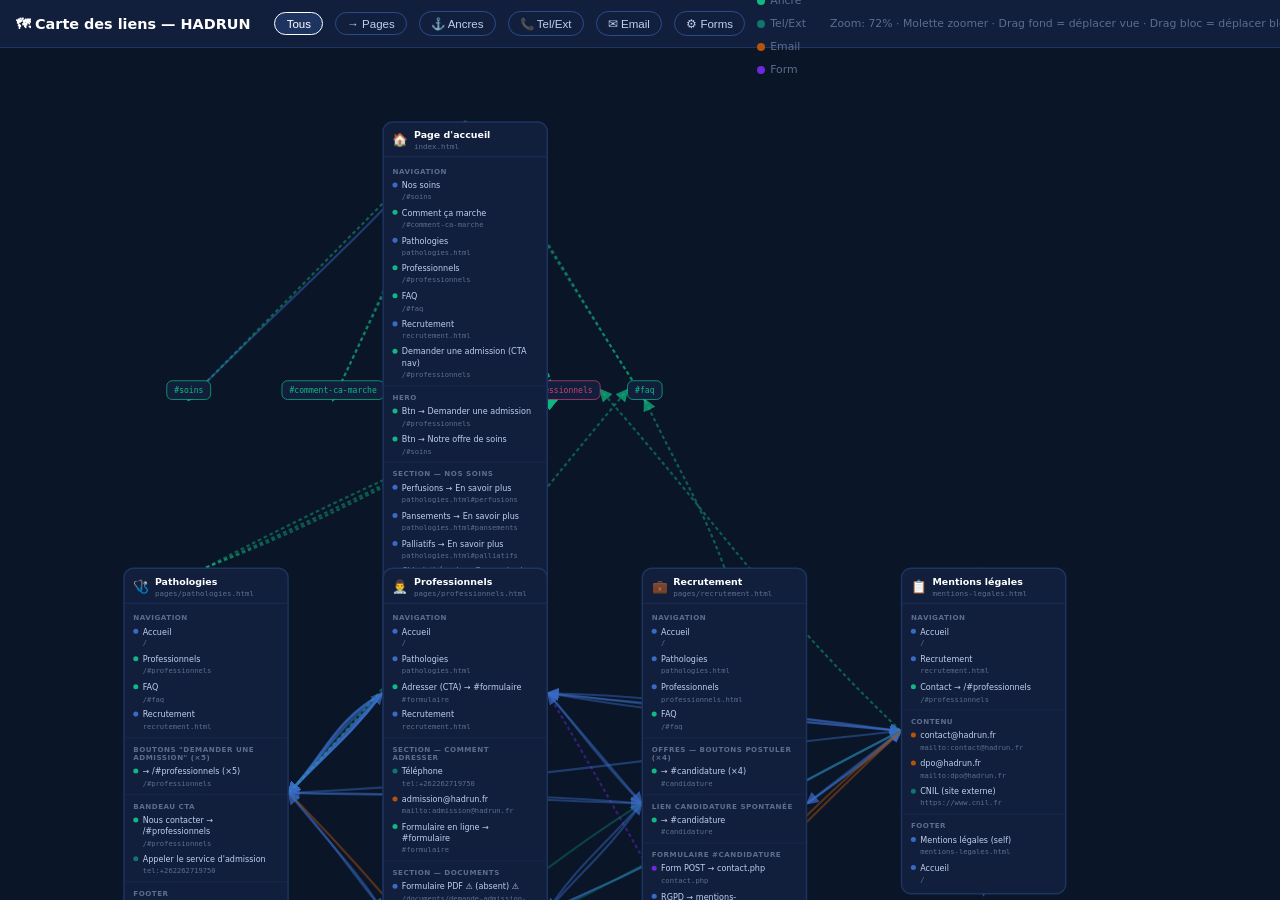
<file: carte-liens.html>
<!DOCTYPE html>
<html lang="fr">
<head>
<meta charset="UTF-8">
<meta name="viewport" content="width=device-width, initial-scale=1.0">
<title>Carte des liens – HADRUN</title>
<style>
*{box-sizing:border-box;margin:0;padding:0}
body{font-family:'Segoe UI',system-ui,sans-serif;background:#0A1628;color:#E8F0FB;overflow:hidden;height:100vh;width:100vw}

/* ── TOOLBAR ── */
#toolbar{
  position:fixed;top:0;left:0;right:0;height:48px;
  background:#111F3D;border-bottom:1px solid #1D3461;
  display:flex;align-items:center;gap:12px;padding:0 16px;z-index:200;
}
#toolbar h1{font-size:.9rem;font-weight:700;color:#fff;white-space:nowrap}
.tb-sep{width:1px;height:24px;background:#1D3461}
.filter-btn{
  font-size:.72rem;padding:.3rem .7rem;border-radius:20px;
  border:1px solid #284B8C;background:transparent;color:#BFD0EF;cursor:pointer;
  transition:.15s;white-space:nowrap;
}
.filter-btn:hover,.filter-btn.on{background:#1D3461;color:#fff;border-color:#3A6BC4}
.filter-btn.on{border-color:var(--c)}
.legend{display:flex;gap:10px;margin-left:auto;flex-wrap:wrap}
.leg{display:flex;align-items:center;gap:5px;font-size:.68rem;color:#5B6E8C}
.leg-dot{width:8px;height:8px;border-radius:50%;flex-shrink:0}
#zoom-info{font-size:.68rem;color:#5B6E8C;white-space:nowrap}

/* ── CANVAS ── */
#scene{position:fixed;top:48px;left:0;right:0;bottom:0;overflow:hidden;cursor:grab}
#scene.dragging{cursor:grabbing}
#world{position:absolute;transform-origin:0 0}
svg#svg{position:absolute;top:0;left:0;overflow:visible;pointer-events:none}

/* ── PAGE CARD ── */
.pg{
  position:absolute;
  background:#111F3D;
  border:2px solid #1D3461;
  border-radius:14px;
  width:230px;
  transition:border-color .2s,box-shadow .2s;
  cursor:default;
  user-select:none;
}
.pg:hover{border-color:#3A6BC4;box-shadow:0 0 0 3px rgba(58,107,196,.15)}
.pg-head{
  display:flex;align-items:center;gap:8px;
  padding:10px 12px 8px;
  border-bottom:1px solid #1D3461;
  cursor:grab;
}
.pg-head:active{cursor:grabbing;}
.pg-icon{font-size:1.1rem}
.pg-title{font-size:.82rem;font-weight:700;color:#fff;line-height:1.2}
.pg-url{font-size:.65rem;color:#5B6E8C;font-family:monospace;margin-top:1px}

/* ── SECTIONS DANS UNE PAGE ── */
.pg-body{padding:8px 0}
.sec{padding:0}
.sec-label{
  font-size:.62rem;font-weight:700;letter-spacing:.07em;text-transform:uppercase;
  color:#5B6E8C;padding:6px 12px 3px;
}
.lnk{
  display:flex;align-items:flex-start;gap:6px;
  padding:4px 12px;font-size:.7rem;color:#BFD0EF;
  transition:background .12s;cursor:pointer;
  border-radius:0;
}
.lnk:hover{background:rgba(255,255,255,.05)}
.lnk.highlighted{background:rgba(201,64,112,.15);color:#fff}
.lnk.faded{opacity:.15}
.lnk-dot{width:7px;height:7px;border-radius:50%;flex-shrink:0;margin-top:3px}
.lnk-txt{line-height:1.4}
.lnk-dest{font-size:.62rem;font-family:monospace;color:#5B6E8C;display:block;margin-top:1px}
.sec-div{height:1px;background:#1A2A4A;margin:4px 0}

/* ── EXTERNAL NODES ── */
.ext-node{
  position:absolute;
  border-radius:10px;
  padding:10px 14px;
  border:1.5px dashed;
  width:190px;
  cursor:grab;
  user-select:none;
}
.ext-node:active{cursor:grabbing;}
.ext-node .en-title{font-size:.78rem;font-weight:700;margin-bottom:4px}
.ext-node .en-item{font-size:.65rem;color:#8A9BBF;font-family:monospace;margin-top:2px}

/* ── TOOLTIP ── */
#tip{
  position:fixed;
  background:#1D3461;
  border:1px solid #3A6BC4;
  border-radius:8px;
  padding:8px 12px;
  font-size:.72rem;
  color:#E8F0FB;
  pointer-events:none;
  z-index:300;
  max-width:260px;
  line-height:1.5;
  display:none;
}
#tip .tip-dest{font-family:monospace;color:#10B981;font-size:.68rem;margin-top:3px}
#tip .tip-type{display:inline-block;padding:.1rem .4rem;border-radius:4px;font-size:.62rem;font-weight:700;margin-top:4px}
</style>
</head>
<body>

<!-- TOOLBAR -->
<div id="toolbar">
  <h1>🗺 Carte des liens — HADRUN</h1>
  <div class="tb-sep"></div>
  <button class="filter-btn on" data-type="all">Tous</button>
  <button class="filter-btn" data-type="page"   style="--c:#3A6BC4">→ Pages</button>
  <button class="filter-btn" data-type="anchor" style="--c:#10B981">⚓ Ancres</button>
  <button class="filter-btn" data-type="ext"    style="--c:#0F766E">📞 Tel/Ext</button>
  <button class="filter-btn" data-type="mail"   style="--c:#B45309">✉ Email</button>
  <button class="filter-btn" data-type="form"   style="--c:#6D28D9">⚙ Forms</button>
  <div class="legend">
    <div class="leg"><div class="leg-dot" style="background:#3A6BC4"></div>Page</div>
    <div class="leg"><div class="leg-dot" style="background:#10B981"></div>Ancre</div>
    <div class="leg"><div class="leg-dot" style="background:#0F766E"></div>Tel/Ext</div>
    <div class="leg"><div class="leg-dot" style="background:#B45309"></div>Email</div>
    <div class="leg"><div class="leg-dot" style="background:#6D28D9"></div>Form</div>
  </div>
  <div class="tb-sep"></div>
  <span id="zoom-info">Molette zoomer · Drag fond = vue · Drag bloc = déplacer</span>
  <div class="tb-sep"></div>
  <button class="filter-btn" onclick="exportDrawio()" style="--c:#10B981;background:#10B98122;border-color:#10B981;color:#10B981;font-weight:700">⬇ draw.io</button>
</div>

<div id="scene">
  <div id="world">
    <svg id="svg"></svg>
  </div>
</div>
<div id="tip"></div>

<script>
// ════════════════════════════════════════════════════════════════════════════
// DONNÉES
// ════════════════════════════════════════════════════════════════════════════
const COLORS = {
  page:   '#3A6BC4',
  anchor: '#10B981',
  ext:    '#0F766E',
  mail:   '#B45309',
  form:   '#6D28D9',
};

// Chaque page : { id, icon, title, url, x, y, sections:[{label, links:[{id,type,label,dest,target_id}]}] }
const pages = [
  {
    id:'index', icon:'🏠', title:'Page d\'accueil', url:'index.html', x:420, y:60,
    sections:[
      { label:'Navigation', links:[
        {id:'l1',  type:'page',   label:'Nos soins',           dest:'/#soins',              target:'anchor-soins'},
        {id:'l2',  type:'anchor', label:'Comment ça marche',   dest:'/#comment-ca-marche',  target:'anchor-ccm'},
        {id:'l3',  type:'page',   label:'Pathologies',         dest:'pathologies.html',      target:'pathologies'},
        {id:'l4',  type:'anchor', label:'Professionnels',      dest:'/#professionnels',      target:'anchor-pro'},
        {id:'l5',  type:'anchor', label:'FAQ',                 dest:'/#faq',                target:'anchor-faq'},
        {id:'l6',  type:'page',   label:'Recrutement',         dest:'recrutement.html',      target:'recrutement'},
        {id:'l7',  type:'anchor', label:'Demander une admission (CTA nav)', dest:'/#professionnels', target:'anchor-pro'},
      ]},
      { label:'Hero', links:[
        {id:'l8',  type:'anchor', label:'Btn → Demander une admission', dest:'/#professionnels', target:'anchor-pro'},
        {id:'l9',  type:'anchor', label:'Btn → Notre offre de soins',   dest:'/#soins',          target:'anchor-soins'},
      ]},
      { label:'Section — Nos soins', links:[
        {id:'l10', type:'page', label:'Perfusions → En savoir plus',     dest:'pathologies.html#perfusions',      target:'pathologies'},
        {id:'l11', type:'page', label:'Pansements → En savoir plus',     dest:'pathologies.html#pansements',      target:'pathologies'},
        {id:'l12', type:'page', label:'Palliatifs → En savoir plus',     dest:'pathologies.html#palliatifs',      target:'pathologies'},
        {id:'l13', type:'page', label:'Chimiothérapie → En savoir plus', dest:'pathologies.html#chimiotherapie', target:'pathologies'},
        {id:'l14', type:'page', label:'Post-op → En savoir plus',        dest:'pathologies.html#postoperatoire', target:'pathologies'},
        {id:'l15', type:'page', label:'Btn → Toutes les pathologies',    dest:'pathologies.html',                target:'pathologies'},
      ]},
      { label:'Section — Professionnels', links:[
        {id:'l16', type:'page',   label:'Btn → Adresser un patient',     dest:'professionnels.html#formulaire', target:'professionnels'},
        {id:'l17', type:'page',   label:'Btn → Documentation médicale',  dest:'professionnels.html',            target:'professionnels'},
      ]},
      { label:'Bandeau CTA', links:[
        {id:'l18', type:'anchor', label:'Btn → Demander une admission',  dest:'/#professionnels',    target:'anchor-pro'},
        {id:'l19', type:'ext',    label:'Btn → Appeler le service',      dest:'tel:+262262719750',   target:'ext-tel'},
      ]},
      { label:'Formulaire de contact', links:[
        {id:'l20', type:'form',   label:'Form POST → contact.php',       dest:'contact.php',         target:'ext-php'},
      ]},
      { label:'Footer', links:[
        {id:'l21', type:'page',   label:'Perfusions IV',           dest:'pathologies.html#perfusions',     target:'pathologies'},
        {id:'l22', type:'page',   label:'Pansements complexes',    dest:'pathologies.html#pansements',     target:'pathologies'},
        {id:'l23', type:'page',   label:'Soins palliatifs',        dest:'pathologies.html#palliatifs',     target:'pathologies'},
        {id:'l24', type:'page',   label:'Chimiothérapie',          dest:'pathologies.html#chimiotherapie',target:'pathologies'},
        {id:'l25', type:'page',   label:'Post-opératoire',         dest:'pathologies.html#postoperatoire',target:'pathologies'},
        {id:'l26', type:'anchor', label:'Comment ça marche',       dest:'/#comment-ca-marche', target:'anchor-ccm'},
        {id:'l27', type:'anchor', label:'Avantages HAD',           dest:'/#avantages',         target:'anchor-avantages'},
        {id:'l28', type:'anchor', label:'FAQ',                     dest:'/#faq',               target:'anchor-faq'},
        {id:'l29', type:'page',   label:'Espace professionnels',   dest:'professionnels.html', target:'professionnels'},
        {id:'l30', type:'page',   label:'Formulaire de contact',   dest:'professionnels.html#formulaire', target:'professionnels'},
        {id:'l31', type:'mail',   label:'contact@hadrun.fr',       dest:'mailto:contact@hadrun.fr',target:'ext-mail'},
        {id:'l32', type:'ext',    label:'0262 71 97 50',           dest:'tel:+262262719750',   target:'ext-tel'},
        {id:'l33', type:'page',   label:'Mentions légales',        dest:'mentions-legales.html',target:'mentions'},
        {id:'l34', type:'page',   label:'Cookies',                 dest:'mentions-legales.html#cookies',target:'mentions'},
      ]},
    ]
  },
  {
    id:'pathologies', icon:'🩺', title:'Pathologies', url:'pages/pathologies.html', x:60, y:680,
    sections:[
      { label:'Navigation', links:[
        {id:'p1', type:'page',   label:'Accueil',          dest:'/',                   target:'index'},
        {id:'p2', type:'anchor', label:'Professionnels',   dest:'/#professionnels',    target:'anchor-pro'},
        {id:'p3', type:'anchor', label:'FAQ',              dest:'/#faq',               target:'anchor-faq'},
        {id:'p4', type:'page',   label:'Recrutement',      dest:'recrutement.html',    target:'recrutement'},
      ]},
      { label:'Boutons "Demander une admission" (×5)', links:[
        {id:'p5', type:'anchor', label:'→ /#professionnels (×5)', dest:'/#professionnels', target:'anchor-pro'},
      ]},
      { label:'Bandeau CTA', links:[
        {id:'p6', type:'anchor', label:'Nous contacter → /#professionnels', dest:'/#professionnels', target:'anchor-pro'},
        {id:'p7', type:'ext',    label:'Appeler le service d\'admission',   dest:'tel:+262262719750', target:'ext-tel'},
      ]},
      { label:'Footer', links:[
        {id:'p8', type:'page',   label:'professionnels.html',  dest:'professionnels.html', target:'professionnels'},
        {id:'p9', type:'page',   label:'mentions-legales.html',dest:'mentions-legales.html',target:'mentions'},
        {id:'p10',type:'mail',   label:'contact@hadrun.fr',    dest:'mailto:contact@hadrun.fr',target:'ext-mail'},
        {id:'p11',type:'ext',    label:'0262 71 97 50',        dest:'tel:+262262719750',   target:'ext-tel'},
      ]},
    ]
  },
  {
    id:'professionnels', icon:'👨‍⚕️', title:'Professionnels', url:'pages/professionnels.html', x:420, y:680,
    sections:[
      { label:'Navigation', links:[
        {id:'pr1', type:'page',   label:'Accueil',         dest:'/',                target:'index'},
        {id:'pr2', type:'page',   label:'Pathologies',     dest:'pathologies.html', target:'pathologies'},
        {id:'pr3', type:'anchor', label:'Adresser (CTA) → #formulaire', dest:'#formulaire', target:'professionnels'},
        {id:'pr4', type:'page',   label:'Recrutement',     dest:'recrutement.html', target:'recrutement'},
      ]},
      { label:'Section — Comment adresser', links:[
        {id:'pr5', type:'ext',  label:'Téléphone',              dest:'tel:+262262719750',      target:'ext-tel'},
        {id:'pr6', type:'mail', label:'admission@hadrun.fr',   dest:'mailto:admission@hadrun.fr',target:'ext-mail'},
        {id:'pr7', type:'anchor',label:'Formulaire en ligne → #formulaire', dest:'#formulaire', target:'professionnels'},
      ]},
      { label:'Section — Documents', links:[
        {id:'pr8', type:'page',  label:'Formulaire PDF ⚠️ (absent)', dest:'/documents/demande-admission-hadrun.pdf', target:null},
        {id:'pr9', type:'page',  label:'Guide prescripteur PDF ⚠️ (absent)', dest:'/documents/guide-prescripteur-hadrun.pdf', target:null},
      ]},
      { label:'Bandeau CTA', links:[
        {id:'pr10',type:'ext',   label:'Appeler le service d\'admission', dest:'tel:+262262719750', target:'ext-tel'},
        {id:'pr11',type:'anchor',label:'Formulaire en ligne → #formulaire', dest:'#formulaire', target:'professionnels'},
      ]},
      { label:'Formulaire #formulaire', links:[
        {id:'pr12',type:'form',  label:'Form POST → contact.php', dest:'contact.php', target:'ext-php'},
        {id:'pr13',type:'page',  label:'RGPD → mentions-legales.html#rgpd', dest:'mentions-legales.html#rgpd', target:'mentions'},
      ]},
      { label:'Footer', links:[
        {id:'pr14',type:'mail',  label:'admission@hadrun.fr', dest:'mailto:admission@hadrun.fr',target:'ext-mail'},
        {id:'pr15',type:'ext',   label:'0262 71 97 50',        dest:'tel:+262262719750',   target:'ext-tel'},
        {id:'pr16',type:'page',  label:'Mentions légales',     dest:'mentions-legales.html',target:'mentions'},
      ]},
    ]
  },
  {
    id:'recrutement', icon:'💼', title:'Recrutement', url:'pages/recrutement.html', x:780, y:680,
    sections:[
      { label:'Navigation', links:[
        {id:'r1', type:'page',   label:'Accueil',        dest:'/',                target:'index'},
        {id:'r2', type:'page',   label:'Pathologies',    dest:'pathologies.html', target:'pathologies'},
        {id:'r3', type:'page',   label:'Professionnels', dest:'professionnels.html',target:'professionnels'},
        {id:'r4', type:'anchor', label:'FAQ',            dest:'/#faq',            target:'anchor-faq'},
      ]},
      { label:'Offres — Boutons Postuler (×4)', links:[
        {id:'r5', type:'anchor', label:'→ #candidature (×4)', dest:'#candidature', target:'recrutement'},
      ]},
      { label:'Lien candidature spontanée', links:[
        {id:'r6', type:'anchor', label:'→ #candidature', dest:'#candidature', target:'recrutement'},
      ]},
      { label:'Formulaire #candidature', links:[
        {id:'r7', type:'form',  label:'Form POST → contact.php', dest:'contact.php', target:'ext-php'},
        {id:'r8', type:'page',  label:'RGPD → mentions-legales.html#rgpd', dest:'mentions-legales.html#rgpd', target:'mentions'},
      ]},
      { label:'Footer', links:[
        {id:'r9', type:'mail',  label:'rh@hadrun.fr',     dest:'mailto:rh@hadrun.fr',    target:'ext-mail'},
        {id:'r10',type:'ext',   label:'0262 71 97 50',    dest:'tel:+262262719750',      target:'ext-tel'},
        {id:'r11',type:'page',  label:'Mentions légales', dest:'mentions-legales.html',  target:'mentions'},
      ]},
    ]
  },
  {
    id:'mentions', icon:'📋', title:'Mentions légales', url:'mentions-legales.html', x:1140, y:680,
    sections:[
      { label:'Navigation', links:[
        {id:'m1', type:'page',  label:'Accueil',     dest:'/',                target:'index'},
        {id:'m2', type:'page',  label:'Recrutement', dest:'recrutement.html', target:'recrutement'},
        {id:'m3', type:'anchor',label:'Contact → /#professionnels', dest:'/#professionnels', target:'anchor-pro'},
      ]},
      { label:'Contenu', links:[
        {id:'m4', type:'mail',  label:'contact@hadrun.fr',   dest:'mailto:contact@hadrun.fr', target:'ext-mail'},
        {id:'m5', type:'mail',  label:'dpo@hadrun.fr',       dest:'mailto:dpo@hadrun.fr',     target:'ext-mail'},
        {id:'m6', type:'ext',   label:'CNIL (site externe)', dest:'https://www.cnil.fr',      target:'ext-tel'},
      ]},
      { label:'Footer', links:[
        {id:'m7', type:'page',  label:'Mentions légales (self)', dest:'mentions-legales.html', target:'mentions'},
        {id:'m8', type:'page',  label:'Accueil',                 dest:'/',                     target:'index'},
      ]},
    ]
  },
];

// Ancres internes à index.html (nœuds virtuels)
const anchors = [
  {id:'anchor-soins',      label:'#soins',             x:120,  y:420, color:'#10B981'},
  {id:'anchor-ccm',        label:'#comment-ca-marche', x:280,  y:420, color:'#10B981'},
  {id:'anchor-avantages',  label:'#avantages',         x:440,  y:420, color:'#10B981'},
  {id:'anchor-pro',        label:'#professionnels',    x:600,  y:420, color:'#C94070'},
  {id:'anchor-faq',        label:'#faq',               x:760,  y:420, color:'#10B981'},
];

// Nœuds externes
const externals = [
  {id:'ext-tel',  icon:'📞', title:'Téléphone',       sub:'0262 71 97 50',     color:'#0F766E', x:220,  y:1260},
  {id:'ext-mail', icon:'✉️',  title:'Emails',          sub:'contact · admissions · rh · dpo', color:'#B45309', x:560, y:1260},
  {id:'ext-php',  icon:'⚙️',  title:'contact.php',     sub:'POST · Honeypot · Rate-limit',    color:'#6D28D9', x:900, y:1260},
];

// ════════════════════════════════════════════════════════════════════════════
// RENDU DOM
// ════════════════════════════════════════════════════════════════════════════
const world = document.getElementById('world');

// Ancres
anchors.forEach(a => {
  const el = document.createElement('div');
  el.id = 'node-' + a.id;
  el.style.cssText = `position:absolute;left:${a.x}px;top:${a.y}px;
    background:#111F3D;border:1.5px solid ${a.color};border-radius:8px;
    padding:6px 10px;font-size:.7rem;font-family:monospace;color:${a.color};
    white-space:nowrap;cursor:default;`;
  el.textContent = a.label;
  world.appendChild(el);
});

// Externes
externals.forEach(e => {
  const el = document.createElement('div');
  el.id = 'node-' + e.id;
  el.className = 'ext-node';
  el.style.cssText += `left:${e.x}px;top:${e.y}px;border-color:${e.color};`;
  el.innerHTML = `<div class="en-title" style="color:${e.color}">${e.icon} ${e.title}</div>
    <div class="en-item">${e.sub}</div>`;
  world.appendChild(el);
});

// Pages
const nodeEls = {};
pages.forEach(pg => {
  const el = document.createElement('div');
  el.id = 'node-' + pg.id;
  el.className = 'pg';
  el.style.left = pg.x + 'px';
  el.style.top  = pg.y + 'px';

  let html = `<div class="pg-head">
    <span class="pg-icon">${pg.icon}</span>
    <div><div class="pg-title">${pg.title}</div><div class="pg-url">${pg.url}</div></div>
  </div><div class="pg-body">`;

  pg.sections.forEach((sec, si) => {
    if (si > 0) html += '<div class="sec-div"></div>';
    html += `<div class="sec"><div class="sec-label">${sec.label}</div>`;
    sec.links.forEach(lnk => {
      const c = COLORS[lnk.type] || '#fff';
      const broken = lnk.target === null ? ' ⚠️' : '';
      html += `<div class="lnk" data-id="${lnk.id}" data-type="${lnk.type}" data-target="${lnk.target||''}" data-dest="${lnk.dest}">
        <div class="lnk-dot" style="background:${c}"></div>
        <div class="lnk-txt">${lnk.label}${broken}<span class="lnk-dest">${lnk.dest}</span></div>
      </div>`;
    });
    html += '</div>';
  });

  html += '</div>';
  el.innerHTML = html;
  world.appendChild(el);
  nodeEls[pg.id] = el;
});

// ════════════════════════════════════════════════════════════════════════════
// FLÈCHES SVG
// ════════════════════════════════════════════════════════════════════════════
const svg = document.getElementById('svg');

function getCenter(id) {
  const el = document.getElementById('node-' + id);
  if (!el) return null;
  return {
    x: el.offsetLeft + el.offsetWidth  / 2,
    y: el.offsetTop  + el.offsetHeight / 2,
    top:    el.offsetTop,
    bottom: el.offsetTop  + el.offsetHeight,
    left:   el.offsetLeft,
    right:  el.offsetLeft + el.offsetWidth,
  };
}

function mkMarker(id, color) {
  if (svg.querySelector('#mk-' + id)) return;
  let defs = svg.querySelector('defs');
  if (!defs) { defs = document.createElementNS('http://www.w3.org/2000/svg','defs'); svg.prepend(defs); }
  const m = document.createElementNS('http://www.w3.org/2000/svg','marker');
  m.setAttribute('id','mk-'+id);
  m.setAttribute('markerWidth','6'); m.setAttribute('markerHeight','6');
  m.setAttribute('refX','5'); m.setAttribute('refY','3'); m.setAttribute('orient','auto');
  const p = document.createElementNS('http://www.w3.org/2000/svg','polygon');
  p.setAttribute('points','0 0, 6 3, 0 6'); p.setAttribute('fill',color); p.setAttribute('opacity','.7');
  m.appendChild(p); defs.appendChild(m);
}

// Collecte tous les liens avec source et target
const allLinks = [];
pages.forEach(pg => {
  pg.sections.forEach(sec => {
    sec.links.forEach(lnk => {
      allLinks.push({ ...lnk, sourceId: pg.id });
    });
  });
});

function drawEdge(sourceId, targetId, color, linkId, dash=false) {
  const s = getCenter(sourceId);
  const t = getCenter(targetId);
  if (!s || !t) return null;

  mkMarker(color.replace('#',''), color);

  // Choix des points d'attache (bord le plus proche)
  let x1, y1, x2, y2;

  if (Math.abs(s.x - t.x) > Math.abs(s.y - t.y)) {
    // Horizontal dominant
    if (s.x < t.x) { x1=s.right; y1=s.y; x2=t.left; y2=t.y; }
    else            { x1=s.left;  y1=s.y; x2=t.right;y2=t.y; }
  } else {
    // Vertical dominant
    if (s.y < t.y) { x1=s.x; y1=s.bottom; x2=t.x; y2=t.top; }
    else            { x1=s.x; y1=s.top;    x2=t.x; y2=t.bottom; }
  }

  const dx = x2-x1, dy = y2-y1;
  const cx1 = x1 + dx*.4 + (Math.random()-.5)*40;
  const cy1 = y1 + dy*.4 + (Math.random()-.5)*40;
  const cx2 = x1 + dx*.6;
  const cy2 = y1 + dy*.6;

  const path = document.createElementNS('http://www.w3.org/2000/svg','path');
  path.setAttribute('d',`M ${x1} ${y1} C ${cx1} ${cy1}, ${cx2} ${cy2}, ${x2} ${y2}`);
  path.setAttribute('fill','none');
  path.setAttribute('stroke', color);
  path.setAttribute('stroke-width','3');
  path.setAttribute('stroke-opacity','.45');
  if (dash) path.setAttribute('stroke-dasharray','5,4');
  path.setAttribute('marker-end','url(#mk-'+color.replace('#','')+')');
  path.dataset.linkid = linkId;
  path.dataset.source = sourceId;
  path.dataset.target = targetId;
  svg.appendChild(path);
  return path;
}

function buildEdges() {
  // Supprimer anciennes arêtes
  svg.querySelectorAll('path').forEach(p=>p.remove());

  // Page → page/anchor/ext
  const drawn = new Set();
  allLinks.forEach(lnk => {
    if (!lnk.target) return; // liens cassés: pas de flèche
    const key = lnk.sourceId + '→' + lnk.target;
    const color = COLORS[lnk.type] || '#fff';
    const dashed = lnk.type === 'anchor' || lnk.type === 'form';
    drawEdge(lnk.sourceId, lnk.target, color, lnk.id, dashed);
  });

  // Ajuster taille SVG
  let maxX=0, maxY=0;
  world.querySelectorAll('[style*="position:absolute"],[class*="pg"],[class*="ext-node"]').forEach(el=>{
    maxX = Math.max(maxX, el.offsetLeft + el.offsetWidth + 60);
    maxY = Math.max(maxY, el.offsetTop  + el.offsetHeight + 60);
  });
  svg.style.width  = maxX + 'px';
  svg.style.height = maxY + 'px';
  world.style.width  = maxX + 'px';
  world.style.height = maxY + 'px';
}

// ════════════════════════════════════════════════════════════════════════════
// INTERACTIONS
// ════════════════════════════════════════════════════════════════════════════
const tip = document.getElementById('tip');
const typeLabels = { page:'Page', anchor:'Ancre', ext:'Tel/Ext', mail:'Email', form:'Formulaire POST' };
const typeColors  = COLORS;

document.querySelectorAll('.lnk').forEach(el => {
  el.addEventListener('mouseenter', e => {
    const type = el.dataset.type;
    const dest = el.dataset.dest;
    const target = el.dataset.target;
    const c = COLORS[type] || '#fff';

    // Surligner le lien
    document.querySelectorAll('.lnk').forEach(l => l.classList.add('faded'));
    el.classList.remove('faded');
    el.classList.add('highlighted');

    // Surligner la flèche correspondante
    svg.querySelectorAll('path').forEach(p => {
      p.style.strokeOpacity = p.dataset.target === target ? '1' : '.06';
      p.style.strokeWidth   = p.dataset.target === target ? '5' : '3';
    });

    // Tooltip
    const label = el.querySelector('.lnk-txt').childNodes[0].textContent.trim();
    tip.innerHTML = `<strong>${label}</strong>
      <div class="tip-dest">${dest}</div>
      <div class="tip-type" style="background:${c}22;color:${c}">${typeLabels[type]||type}</div>`;
    tip.style.display = 'block';
    moveTip(e);
  });

  el.addEventListener('mousemove', moveTip);

  el.addEventListener('mouseleave', () => {
    document.querySelectorAll('.lnk').forEach(l => { l.classList.remove('faded','highlighted'); });
    svg.querySelectorAll('path').forEach(p => {
      p.style.strokeOpacity = '.45';
      p.style.strokeWidth   = '3';
    });
    tip.style.display = 'none';
  });
});

function moveTip(e) {
  let tx = e.clientX + 14, ty = e.clientY + 14;
  if (tx + 270 > window.innerWidth)  tx = e.clientX - 280;
  if (ty + 80  > window.innerHeight) ty = e.clientY - 90;
  tip.style.left = tx + 'px';
  tip.style.top  = ty + 'px';
}

// ── FILTRES ──
document.querySelectorAll('.filter-btn').forEach(btn => {
  btn.addEventListener('click', () => {
    document.querySelectorAll('.filter-btn').forEach(b => b.classList.remove('on'));
    btn.classList.add('on');
    const type = btn.dataset.type;

    document.querySelectorAll('.lnk').forEach(l => {
      l.style.display = (type === 'all' || l.dataset.type === type) ? 'flex' : 'none';
    });

    svg.querySelectorAll('path').forEach(p => {
      const show = (type === 'all') ||
        allLinks.some(lk => lk.id === p.dataset.linkid && lk.type === type);
      p.style.strokeOpacity = show ? '.45' : '.05';
      p.style.strokeWidth   = show ? '3' : '1';
    });
  });
});

// ── DRAG CANVAS & DRAG NODES ──
const scene = document.getElementById('scene');
let tx=80, ty=30, scale=.72;
let canvasDragging=false, canvasSX=0, canvasSY=0;
let dragNode=null, dragOffX=0, dragOffY=0;

function applyTransform() {
  world.style.transform = `translate(${tx}px,${ty}px) scale(${scale})`;
  document.getElementById('zoom-info').textContent = `Zoom: ${Math.round(scale*100)}% · Molette zoomer · Drag fond = déplacer vue · Drag bloc = déplacer bloc`;
}

function clientToWorld(cx, cy) {
  const rect = scene.getBoundingClientRect();
  return { x: (cx - rect.left - tx) / scale, y: (cy - rect.top - ty) / scale };
}

// Rendre un élément déplaçable (handle = élément sur lequel on clique)
function makeNodeDraggable(handle, nodeEl) {
  handle.addEventListener('mousedown', e => {
    if (e.target.closest('.lnk')) return;
    e.stopPropagation(); // empêche le drag du canvas
    const w = clientToWorld(e.clientX, e.clientY);
    dragOffX = w.x - parseInt(nodeEl.style.left || nodeEl.offsetLeft);
    dragOffY = w.y - parseInt(nodeEl.style.top  || nodeEl.offsetTop);
    dragNode = nodeEl;
    handle.style.cursor = 'grabbing';
  });
}

// Attacher le drag aux éléments de page (handle = pg-head)
document.querySelectorAll('.pg').forEach(pg => {
  const head = pg.querySelector('.pg-head');
  if (head) makeNodeDraggable(head, pg);
});
// Attacher le drag aux ancres et externes (l'élément entier est le handle)
world.querySelectorAll('[id^="node-anchor-"],[id^="node-ext-"]').forEach(el => {
  makeNodeDraggable(el, el);
});

// Canvas drag (fond)
scene.addEventListener('mousedown', e => {
  if (e.target.closest('.lnk') || e.target.closest('.pg-head') ||
      e.target.closest('[id^="node-anchor-"]') || e.target.closest('[id^="node-ext-"]')) return;
  canvasDragging=true; canvasSX=e.clientX-tx; canvasSY=e.clientY-ty;
  scene.classList.add('dragging');
});

window.addEventListener('mousemove', e => {
  if (dragNode) {
    const w = clientToWorld(e.clientX, e.clientY);
    dragNode.style.left = (w.x - dragOffX) + 'px';
    dragNode.style.top  = (w.y - dragOffY) + 'px';
    buildEdges();
    return;
  }
  if (!canvasDragging) return;
  tx=e.clientX-canvasSX; ty=e.clientY-canvasSY; applyTransform();
});

window.addEventListener('mouseup', e => {
  if (dragNode) {
    // Restaurer le curseur du handle
    const head = dragNode.querySelector('.pg-head');
    if (head) head.style.cursor = 'grab';
    else dragNode.style.cursor = 'grab';
    dragNode = null;
    return;
  }
  canvasDragging=false; scene.classList.remove('dragging');
});

scene.addEventListener('wheel', e => {
  e.preventDefault();
  const rect = scene.getBoundingClientRect();
  const mx = e.clientX - rect.left, my = e.clientY - rect.top;
  const zf = e.deltaY < 0 ? 1.1 : 0.91;
  tx = mx - (mx - tx) * zf;
  ty = my - (my - ty) * zf;
  scale = Math.min(2, Math.max(.25, scale * zf));
  applyTransform();
}, { passive:false });

// Touch support
let lastDist=0, touchDragNode=null, tDragOffX=0, tDragOffY=0;
scene.addEventListener('touchstart', e => {
  if (e.touches.length===1) {
    const t = e.touches[0];
    const closest = e.target.closest('.pg-head,[id^="node-anchor-"],[id^="node-ext-"]');
    if (closest) {
      const nodeEl = closest.closest('.pg') || closest;
      const w = clientToWorld(t.clientX, t.clientY);
      tDragOffX = w.x - parseInt(nodeEl.style.left || nodeEl.offsetLeft);
      tDragOffY = w.y - parseInt(nodeEl.style.top  || nodeEl.offsetTop);
      touchDragNode = nodeEl;
    } else {
      canvasDragging=true; canvasSX=t.clientX-tx; canvasSY=t.clientY-ty;
    }
  }
  if (e.touches.length===2) lastDist=Math.hypot(e.touches[0].clientX-e.touches[1].clientX,e.touches[0].clientY-e.touches[1].clientY);
});
scene.addEventListener('touchmove', e => {
  e.preventDefault();
  if (e.touches.length===1) {
    const t = e.touches[0];
    if (touchDragNode) {
      const w = clientToWorld(t.clientX, t.clientY);
      touchDragNode.style.left = (w.x - tDragOffX) + 'px';
      touchDragNode.style.top  = (w.y - tDragOffY) + 'px';
      buildEdges();
    } else if (canvasDragging) {
      tx=t.clientX-canvasSX; ty=t.clientY-canvasSY; applyTransform();
    }
  }
  if (e.touches.length===2){
    const d=Math.hypot(e.touches[0].clientX-e.touches[1].clientX,e.touches[0].clientY-e.touches[1].clientY);
    scale=Math.min(2,Math.max(.25,scale*(d/lastDist)));lastDist=d;applyTransform();
  }
},{passive:false});
scene.addEventListener('touchend',()=>{ touchDragNode=null; canvasDragging=false; });

// ════════════════════════════════════════════════════════════════════════════
// EXPORT DRAW.IO
// ════════════════════════════════════════════════════════════════════════════
function exportDrawio() {
  function xe(s) { // xml-escape
    return String(s).replace(/&/g,'&amp;').replace(/</g,'&lt;').replace(/>/g,'&gt;').replace(/"/g,'&quot;');
  }
  function nodePos(id) {
    const el = document.getElementById('node-' + id);
    if (!el) return {x:0,y:0,w:200,h:60};
    return {
      x: parseFloat(el.style.left) || el.offsetLeft,
      y: parseFloat(el.style.top)  || el.offsetTop,
      w: el.offsetWidth  || 200,
      h: el.offsetHeight || 60,
    };
  }

  const cells = [];
  let cid = 10;
  const nid = () => String(cid++);
  const nodeIds = {};

  // ── Pages ──
  pages.forEach(pg => {
    const id = nid();
    nodeIds[pg.id] = id;
    const {x,y,w,h} = nodePos(pg.id);
    // Sections summary as HTML list
    const secLines = pg.sections.map(s =>
      `&lt;tr&gt;&lt;td style='font-size:9px;color:#8A9BBF;padding:1px 4px'&gt;${xe(s.label)}&lt;/td&gt;&lt;td style='font-size:9px;color:#5B6E8C;padding:1px 4px'&gt;${s.links.length} lien${s.links.length>1?'s':''}&lt;/td&gt;&lt;/tr&gt;`
    ).join('');
    const label = `&lt;b style='font-size:12px'&gt;${xe(pg.icon)} ${xe(pg.title)}&lt;/b&gt;&lt;br&gt;&lt;font style='font-size:9px;color:#8A9BBF'&gt;${xe(pg.url)}&lt;/font&gt;&lt;hr style='border-color:#1D3461;margin:4px 0'/&gt;&lt;table style='border-collapse:collapse;width:100%'&gt;${secLines}&lt;/table&gt;`;
    cells.push(`<mxCell id="${id}" value="${label}" style="rounded=1;whiteSpace=wrap;html=1;fillColor=#111F3D;strokeColor=#3A6BC4;fontColor=#FFFFFF;fontSize=12;arcSize=6;verticalAlign=top;align=left;spacingLeft=8;spacingTop=6;spacingBottom=6;" vertex="1" parent="1"><mxGeometry x="${x}" y="${y}" width="${w}" height="${h}" as="geometry"/></mxCell>`);
  });

  // ── Ancres ──
  anchors.forEach(a => {
    const id = nid();
    nodeIds[a.id] = id;
    const {x,y,w,h} = nodePos(a.id);
    cells.push(`<mxCell id="${id}" value="${xe(a.label)}" style="rounded=1;whiteSpace=wrap;html=1;fillColor=#111F3D;strokeColor=${a.color};fontColor=${a.color};fontSize=10;arcSize=50;fontStyle=1;" vertex="1" parent="1"><mxGeometry x="${x}" y="${y}" width="${Math.max(w,120)}" height="${Math.max(h,26)}" as="geometry"/></mxCell>`);
  });

  // ── Externes ──
  externals.forEach(e => {
    const id = nid();
    nodeIds[e.id] = id;
    const {x,y,w,h} = nodePos(e.id);
    const label = `&lt;b&gt;${xe(e.icon)} ${xe(e.title)}&lt;/b&gt;&lt;br&gt;&lt;font style='font-size:9px;color:#8A9BBF'&gt;${xe(e.sub)}&lt;/font&gt;`;
    cells.push(`<mxCell id="${id}" value="${label}" style="rounded=1;whiteSpace=wrap;html=1;fillColor=#111F3D;strokeColor=${e.color};fontColor=#FFFFFF;fontSize=11;dashed=1;arcSize=10;" vertex="1" parent="1"><mxGeometry x="${x}" y="${y}" width="${w}" height="${h}" as="geometry"/></mxCell>`);
  });

  // ── Arêtes (dédupliquées par source+target+type) ──
  const drawn = new Set();
  allLinks.forEach(lnk => {
    if (!lnk.target) return; // liens cassés
    const key = `${lnk.sourceId}|${lnk.target}|${lnk.type}`;
    if (drawn.has(key)) return;
    drawn.add(key);
    const srcId = nodeIds[lnk.sourceId];
    const tgtId = nodeIds[lnk.target];
    if (!srcId || !tgtId) return;
    const color = COLORS[lnk.type] || '#FFFFFF';
    const dash = (lnk.type==='anchor'||lnk.type==='form') ? 'dashed=1;dashPattern=8 4;' : '';
    const typeLabel = {page:'Page',anchor:'Ancre',ext:'Tel/Ext',mail:'Email',form:'Formulaire'}[lnk.type]||'';
    const eid = nid();
    cells.push(`<mxCell id="${eid}" value="${xe(typeLabel)}" style="curved=1;${dash}strokeColor=${color};strokeWidth=2.5;endArrow=block;endFill=1;fontSize=8;fontColor=${color};labelBackgroundColor=#111F3D;" edge="1" source="${srcId}" target="${tgtId}" parent="1"><mxGeometry relative="1" as="geometry"/></mxCell>`);
  });

  // ── Assemblage XML ──
  const xml = `<?xml version="1.0" encoding="UTF-8"?>
<mxGraphModel background="#0A1628" grid="0" guides="1" tooltips="1" connect="1" arrows="1" fold="1" page="0" pageScale="1" pageWidth="1654" pageHeight="1169" math="0" shadow="1">
  <root>
    <mxCell id="0"/>
    <mxCell id="1" parent="0"/>
    ${cells.join('\n    ')}
  </root>
</mxGraphModel>`;

  const blob = new Blob([xml], {type:'application/xml;charset=utf-8'});
  const a = document.createElement('a');
  a.href = URL.createObjectURL(blob);
  a.download = 'hadrun-carte-liens.drawio';
  document.body.appendChild(a);
  a.click();
  document.body.removeChild(a);
  setTimeout(() => URL.revokeObjectURL(a.href), 2000);
}

// ── INIT ──
applyTransform();
setTimeout(() => {
  buildEdges();
  // Attacher drag sur ancres/externes après rendu (IDs disponibles)
  world.querySelectorAll('[id^="node-anchor-"],[id^="node-ext-"]').forEach(el => {
    if (!el._draggable) { makeNodeDraggable(el, el); el._draggable=true; }
  });
}, 150);
</script>
</body>
</html>
</file>
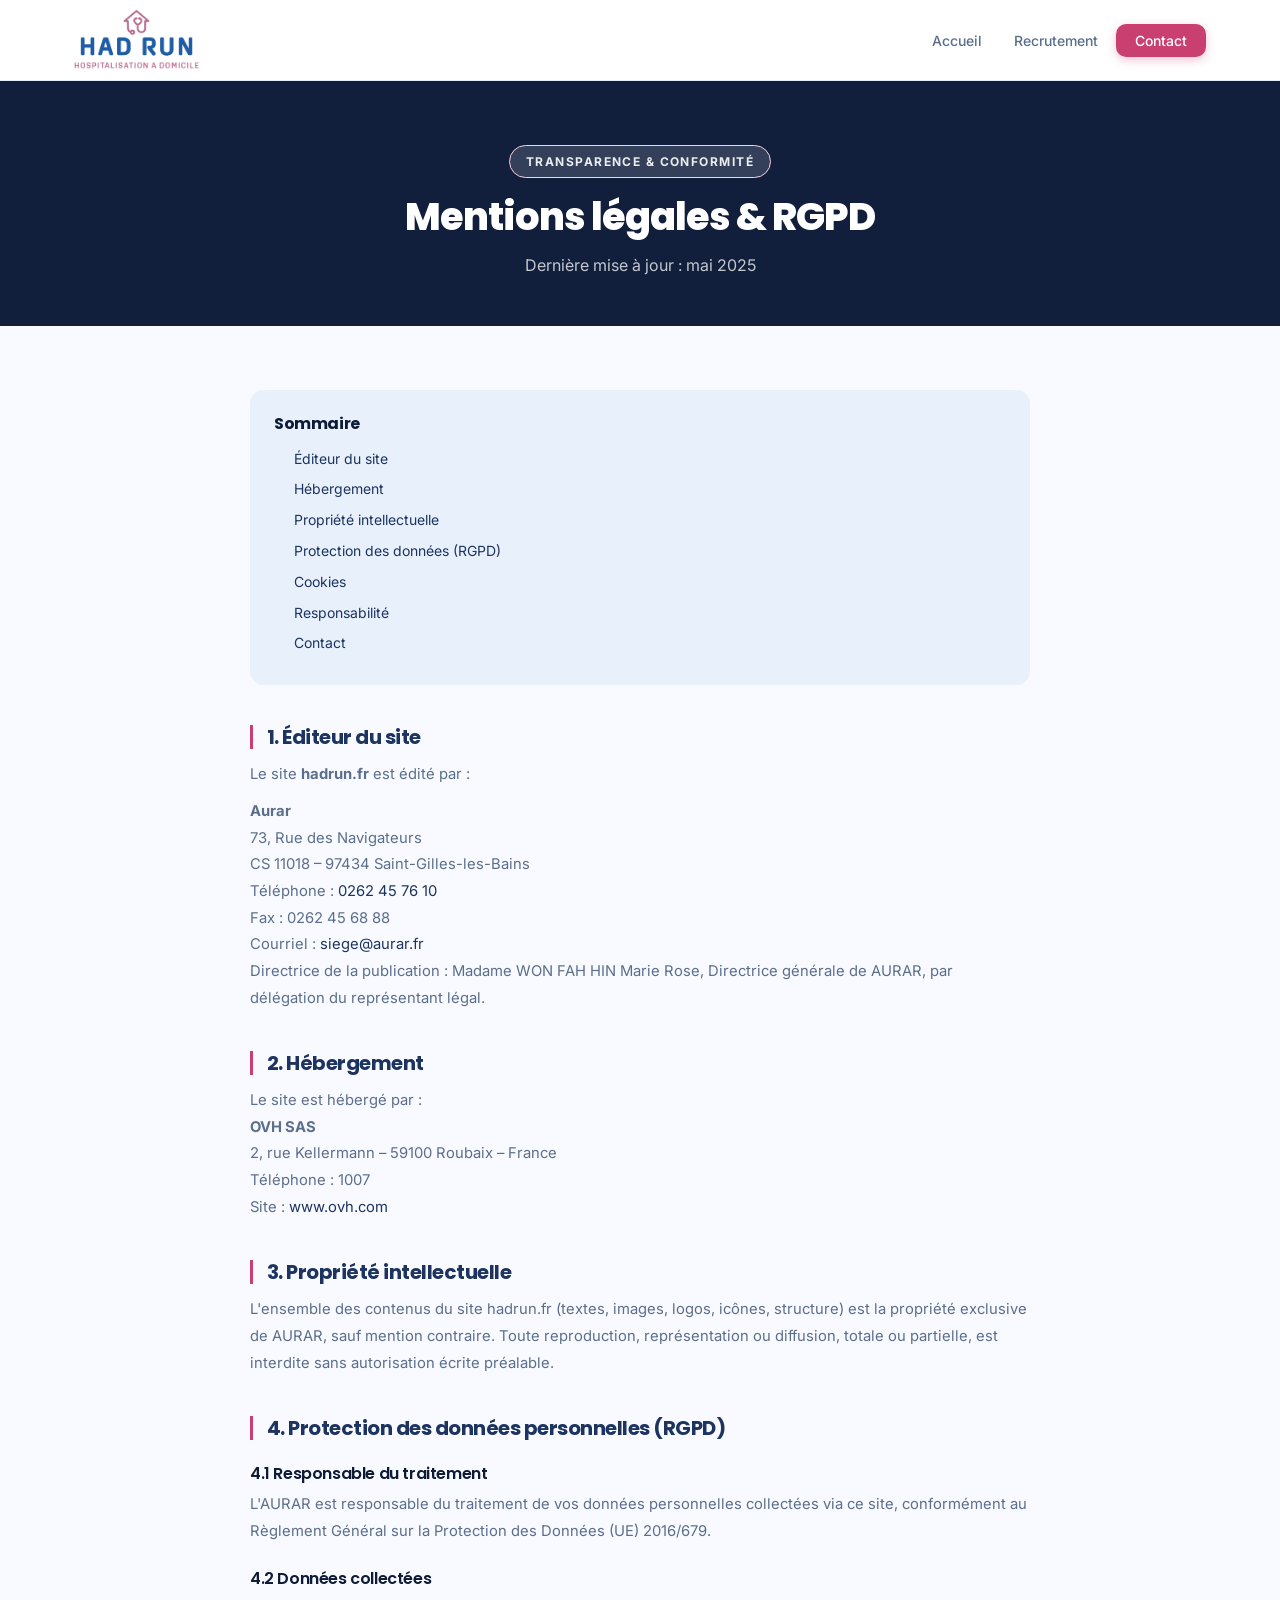
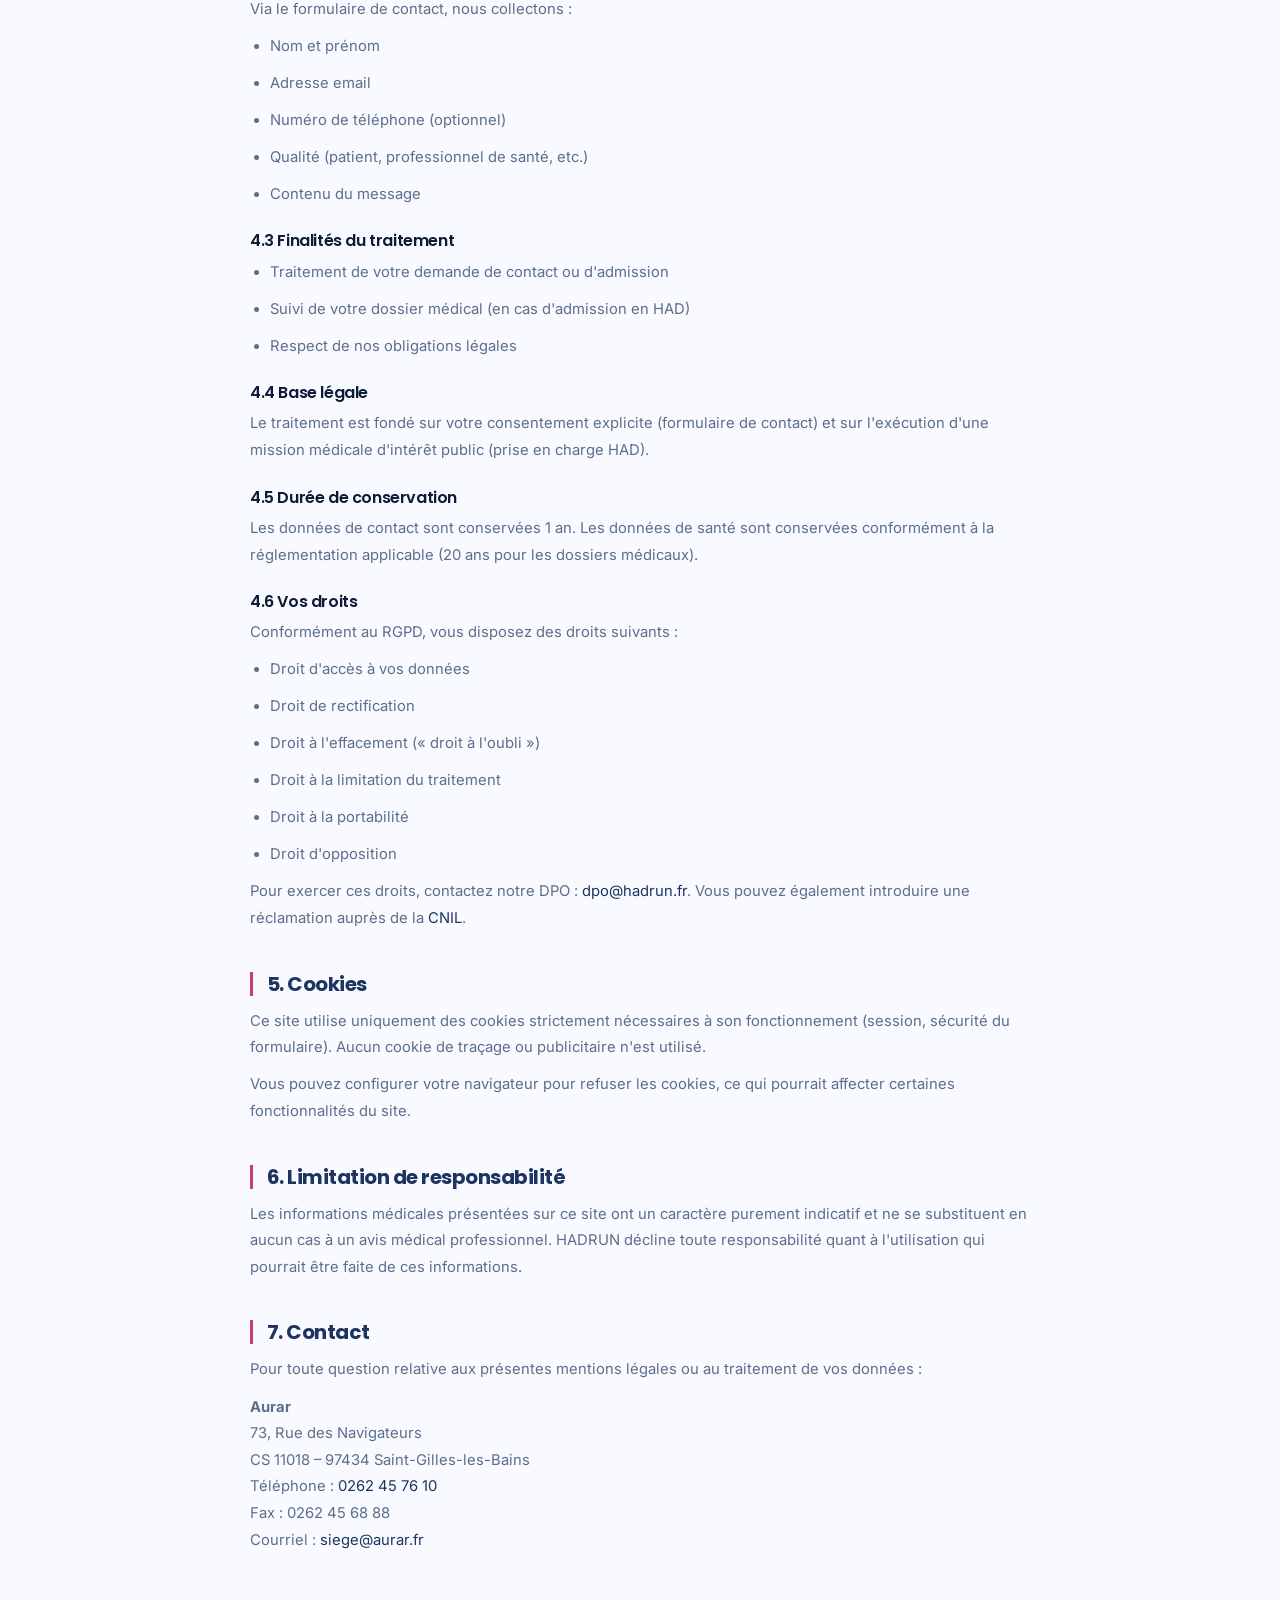
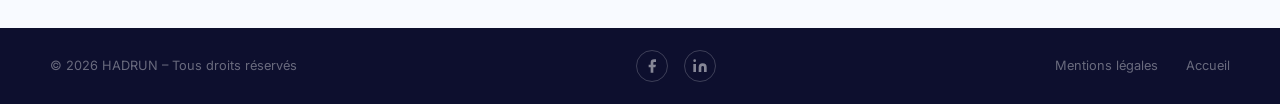
<file: mentions-legales.html>
<!DOCTYPE html>
<html lang="fr" dir="ltr">
<head>
  <meta charset="UTF-8">
  <meta name="viewport" content="width=device-width, initial-scale=1.0">
  <title>Mentions légales &amp; RGPD – HADRUN</title>
  <meta name="description" content="Mentions légales, politique de confidentialité et gestion des cookies du site HADRUN.">
  <meta name="robots" content="noindex, follow">
  <link rel="canonical" href="https://hadrun.fr/mentions-legales.html">
  <link rel="icon" type="image/svg+xml" href="/images/favicon.svg">
  <link rel="preconnect" href="https://fonts.googleapis.com">
  <link rel="preconnect" href="https://fonts.gstatic.com" crossorigin>
  <link rel="stylesheet" href="https://fonts.googleapis.com/css2?family=Poppins:wght@400;600;700;800&family=Inter:wght@400;500;600&display=swap">
  <link rel="stylesheet" href="/css/style.css">
  <style>
    .legal-hero { background: var(--primary-dark); color: white; padding: 4rem 0 3rem; text-align:center; }
    .legal-hero h1 { font-size: clamp(1.6rem,4vw,2.4rem); }
    .legal-body { max-width: 820px; margin: 0 auto; padding: 4rem 1.25rem; }
    .legal-body h2 { font-size: 1.25rem; margin: 2.5rem 0 .75rem; color: var(--primary); border-left: 3px solid var(--rose); padding-left: .85rem; }
    .legal-body h3 { font-size: 1rem; font-weight: 600; margin: 1.5rem 0 .5rem; }
    .legal-body p, .legal-body li { font-size: .925rem; color: var(--text-muted); line-height: 1.8; margin-bottom: .65rem; }
    .legal-body ul { padding-left: 1.25rem; list-style: disc; }
    .legal-body a { color: var(--primary); }
    .legal-toc { background: var(--blue-light); border-radius: var(--radius); padding: 1.5rem; margin-bottom: 2.5rem; }
    .legal-toc h2 { margin: 0 0 .75rem; border: none; padding: 0; font-size: 1rem; color: var(--text); }
    .legal-toc ol { padding-left: 1.25rem; }
    .legal-toc li { font-size: .875rem; color: var(--text-muted); margin-bottom: .35rem; }
    .legal-toc a { color: var(--primary); }
  </style>
</head>
<body>

  <header class="site-header" id="site-header" role="banner">
    <div class="container header-inner">
      <a href="/" class="logo" aria-label="Accueil HADRUN">
        <img src="/images/logo.png" alt="HADRUN – Hospitalisation à Domicile La Réunion" class="logo-img">
      </a>
      <nav class="main-nav" id="main-nav" role="navigation" aria-label="Navigation principale">
        <ul role="list">
          <li><a href="/" class="nav-link">Accueil</a></li>
          <li><a href="/pages/recrutement.html" class="nav-link">Recrutement</a></li>
          <li><a href="/#professionnels" class="nav-link nav-cta">Contact</a></li>
        </ul>
      </nav>
    </div>
  </header>

  <main id="main-content">
    <div class="legal-hero">
      <div class="container">
        <p class="section-eyebrow" style="background:rgba(255,255,255,.15);color:rgba(255,255,255,.9)">Transparence &amp; conformité</p>
        <h1>Mentions légales &amp; RGPD</h1>
        <p style="color:rgba(255,255,255,.75);margin-top:.75rem">Dernière mise à jour : mai 2025</p>
      </div>
    </div>

    <div class="legal-body">
      <nav class="legal-toc" aria-label="Sommaire">
        <h2>Sommaire</h2>
        <ol>
          <li><a href="#editeur">Éditeur du site</a></li>
          <li><a href="#hebergement">Hébergement</a></li>
          <li><a href="#propriete">Propriété intellectuelle</a></li>
          <li><a href="#rgpd">Protection des données (RGPD)</a></li>
          <li><a href="#cookies">Cookies</a></li>
          <li><a href="#responsabilite">Responsabilité</a></li>
          <li><a href="#contact-legal">Contact</a></li>
        </ol>
      </nav>

      <h2 id="editeur">1. Éditeur du site</h2>
      <p>Le site <strong>hadrun.fr</strong> est édité par :</p>
      <p>
        <strong>Aurar</strong><br>
        73, Rue des Navigateurs<br>
        CS 11018 – 97434 Saint-Gilles-les-Bains<br>
        Téléphone : <a href="tel:+262262457610">0262 45 76 10</a><br>
        Fax : 0262 45 68 88<br>
        Courriel : <a href="mailto:siege@aurar.fr">siege@aurar.fr</a><br>
        Directrice de la publication : Madame WON FAH HIN Marie Rose, Directrice générale de AURAR, par délégation du représentant légal.
      </p>

      <h2 id="hebergement">2. Hébergement</h2>
      <p>Le site est hébergé par :<br>
        <strong>OVH SAS</strong><br>
        2, rue Kellermann – 59100 Roubaix – France<br>
        Téléphone : 1007<br>
        Site : <a href="https://www.ovh.com" target="_blank" rel="noopener">www.ovh.com</a>
      </p>

      <h2 id="propriete">3. Propriété intellectuelle</h2>
      <p>L'ensemble des contenus du site hadrun.fr (textes, images, logos, icônes, structure) est la propriété exclusive de AURAR, sauf mention contraire. Toute reproduction, représentation ou diffusion, totale ou partielle, est interdite sans autorisation écrite préalable.</p>

      <h2 id="rgpd">4. Protection des données personnelles (RGPD)</h2>
      <h3>4.1 Responsable du traitement</h3>
      <p>L'AURAR est responsable du traitement de vos données personnelles collectées via ce site, conformément au Règlement Général sur la Protection des Données (UE) 2016/679.</p>

      <h3>4.2 Données collectées</h3>
      <p>Via le formulaire de contact, nous collectons :</p>
      <ul>
        <li>Nom et prénom</li>
        <li>Adresse email</li>
        <li>Numéro de téléphone (optionnel)</li>
        <li>Qualité (patient, professionnel de santé, etc.)</li>
        <li>Contenu du message</li>
      </ul>

      <h3>4.3 Finalités du traitement</h3>
      <ul>
        <li>Traitement de votre demande de contact ou d'admission</li>
        <li>Suivi de votre dossier médical (en cas d'admission en HAD)</li>
        <li>Respect de nos obligations légales</li>
      </ul>

      <h3>4.4 Base légale</h3>
      <p>Le traitement est fondé sur votre consentement explicite (formulaire de contact) et sur l'exécution d'une mission médicale d'intérêt public (prise en charge HAD).</p>

      <h3>4.5 Durée de conservation</h3>
      <p>Les données de contact sont conservées 1 an. Les données de santé sont conservées conformément à la réglementation applicable (20 ans pour les dossiers médicaux).</p>

      <h3>4.6 Vos droits</h3>
      <p>Conformément au RGPD, vous disposez des droits suivants :</p>
      <ul>
        <li>Droit d'accès à vos données</li>
        <li>Droit de rectification</li>
        <li>Droit à l'effacement (« droit à l'oubli »)</li>
        <li>Droit à la limitation du traitement</li>
        <li>Droit à la portabilité</li>
        <li>Droit d'opposition</li>
      </ul>
      <p>Pour exercer ces droits, contactez notre DPO : <a href="mailto:dpo@hadrun.fr">dpo@hadrun.fr</a>. Vous pouvez également introduire une réclamation auprès de la <a href="https://www.cnil.fr" target="_blank" rel="noopener">CNIL</a>.</p>

      <h2 id="cookies">5. Cookies</h2>
      <p>Ce site utilise uniquement des cookies strictement nécessaires à son fonctionnement (session, sécurité du formulaire). Aucun cookie de traçage ou publicitaire n'est utilisé.</p>
      <p>Vous pouvez configurer votre navigateur pour refuser les cookies, ce qui pourrait affecter certaines fonctionnalités du site.</p>

      <h2 id="responsabilite">6. Limitation de responsabilité</h2>
      <p>Les informations médicales présentées sur ce site ont un caractère purement indicatif et ne se substituent en aucun cas à un avis médical professionnel. HADRUN décline toute responsabilité quant à l'utilisation qui pourrait être faite de ces informations.</p>

      <h2 id="contact-legal">7. Contact</h2>
      <p>Pour toute question relative aux présentes mentions légales ou au traitement de vos données :</p>
      <p>
        <strong>Aurar</strong><br>
        73, Rue des Navigateurs<br>
        CS 11018 – 97434 Saint-Gilles-les-Bains<br>
        Téléphone : <a href="tel:+262262457610">0262 45 76 10</a><br>
        Fax : 0262 45 68 88<br>
        Courriel : <a href="mailto:siege@aurar.fr">siege@aurar.fr</a>
      </p>
    </div>
  </main>

  <footer class="site-footer" role="contentinfo">
    <div class="footer-bottom" style="border-top:none">
      <div class="container footer-bottom-inner">
        <p>&copy; 2026 HADRUN – Tous droits réservés</p>
        <div class="footer-social">
          <a href="https://www.facebook.com/aurar.dialyse.nutrition" target="_blank" rel="noopener" aria-label="Facebook Aurar">
            <svg width="16" height="16" viewBox="0 0 24 24" fill="currentColor" aria-hidden="true"><path d="M18 2h-3a5 5 0 0 0-5 5v3H7v4h3v8h4v-8h3l1-4h-4V7a1 1 0 0 1 1-1h3z"/></svg>
          </a>
          <a href="https://www.linkedin.com/company/groupe-ovia-sante/" target="_blank" rel="noopener" aria-label="LinkedIn Groupe Ovia Santé">
            <svg width="16" height="16" viewBox="0 0 24 24" fill="currentColor" aria-hidden="true"><path d="M16 8a6 6 0 0 1 6 6v7h-4v-7a2 2 0 0 0-2-2 2 2 0 0 0-2 2v7h-4v-7a6 6 0 0 1 6-6z"/><rect x="2" y="9" width="4" height="12"/><circle cx="4" cy="4" r="2"/></svg>
          </a>
        </div>
        <ul role="list">
          <li><a href="/mentions-legales.html">Mentions légales</a></li>
          <li><a href="/">Accueil</a></li>
        </ul>
      </div>
    </div>
  </footer>

</body>
</html>
</file>
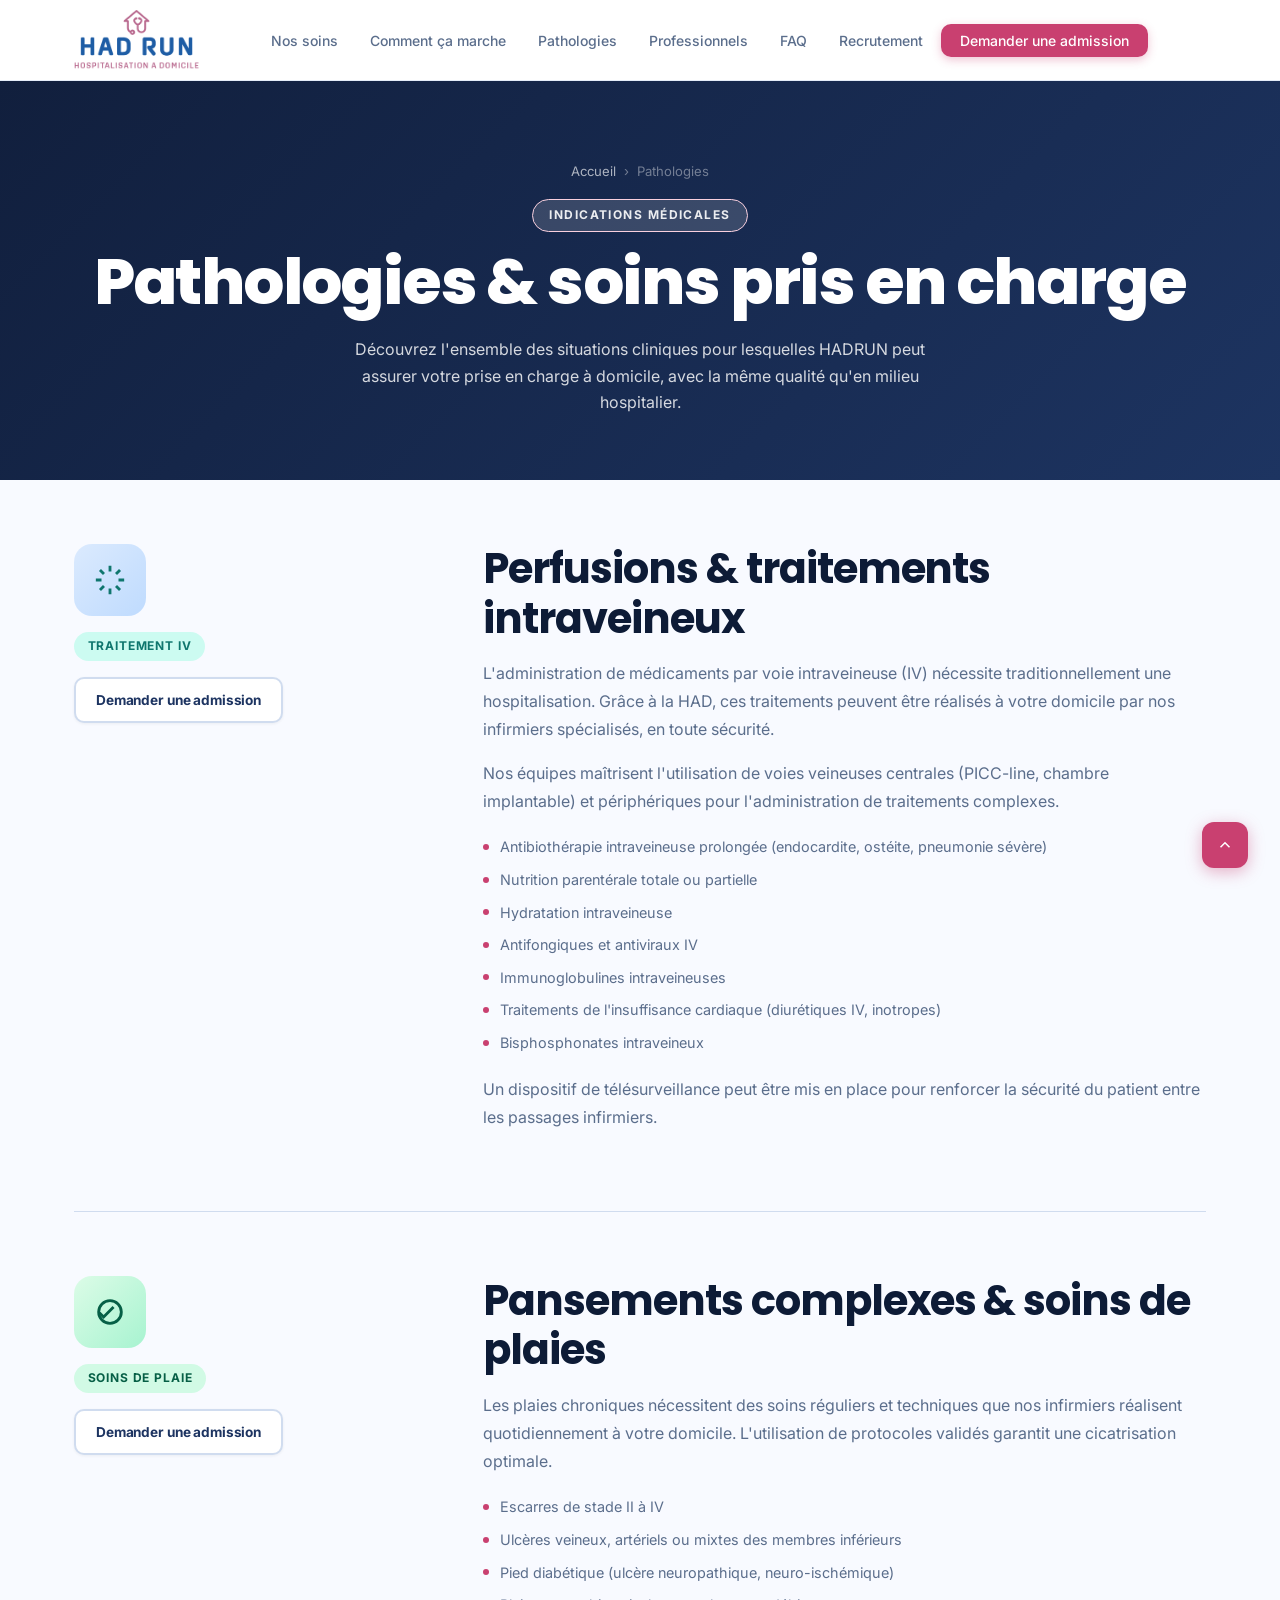
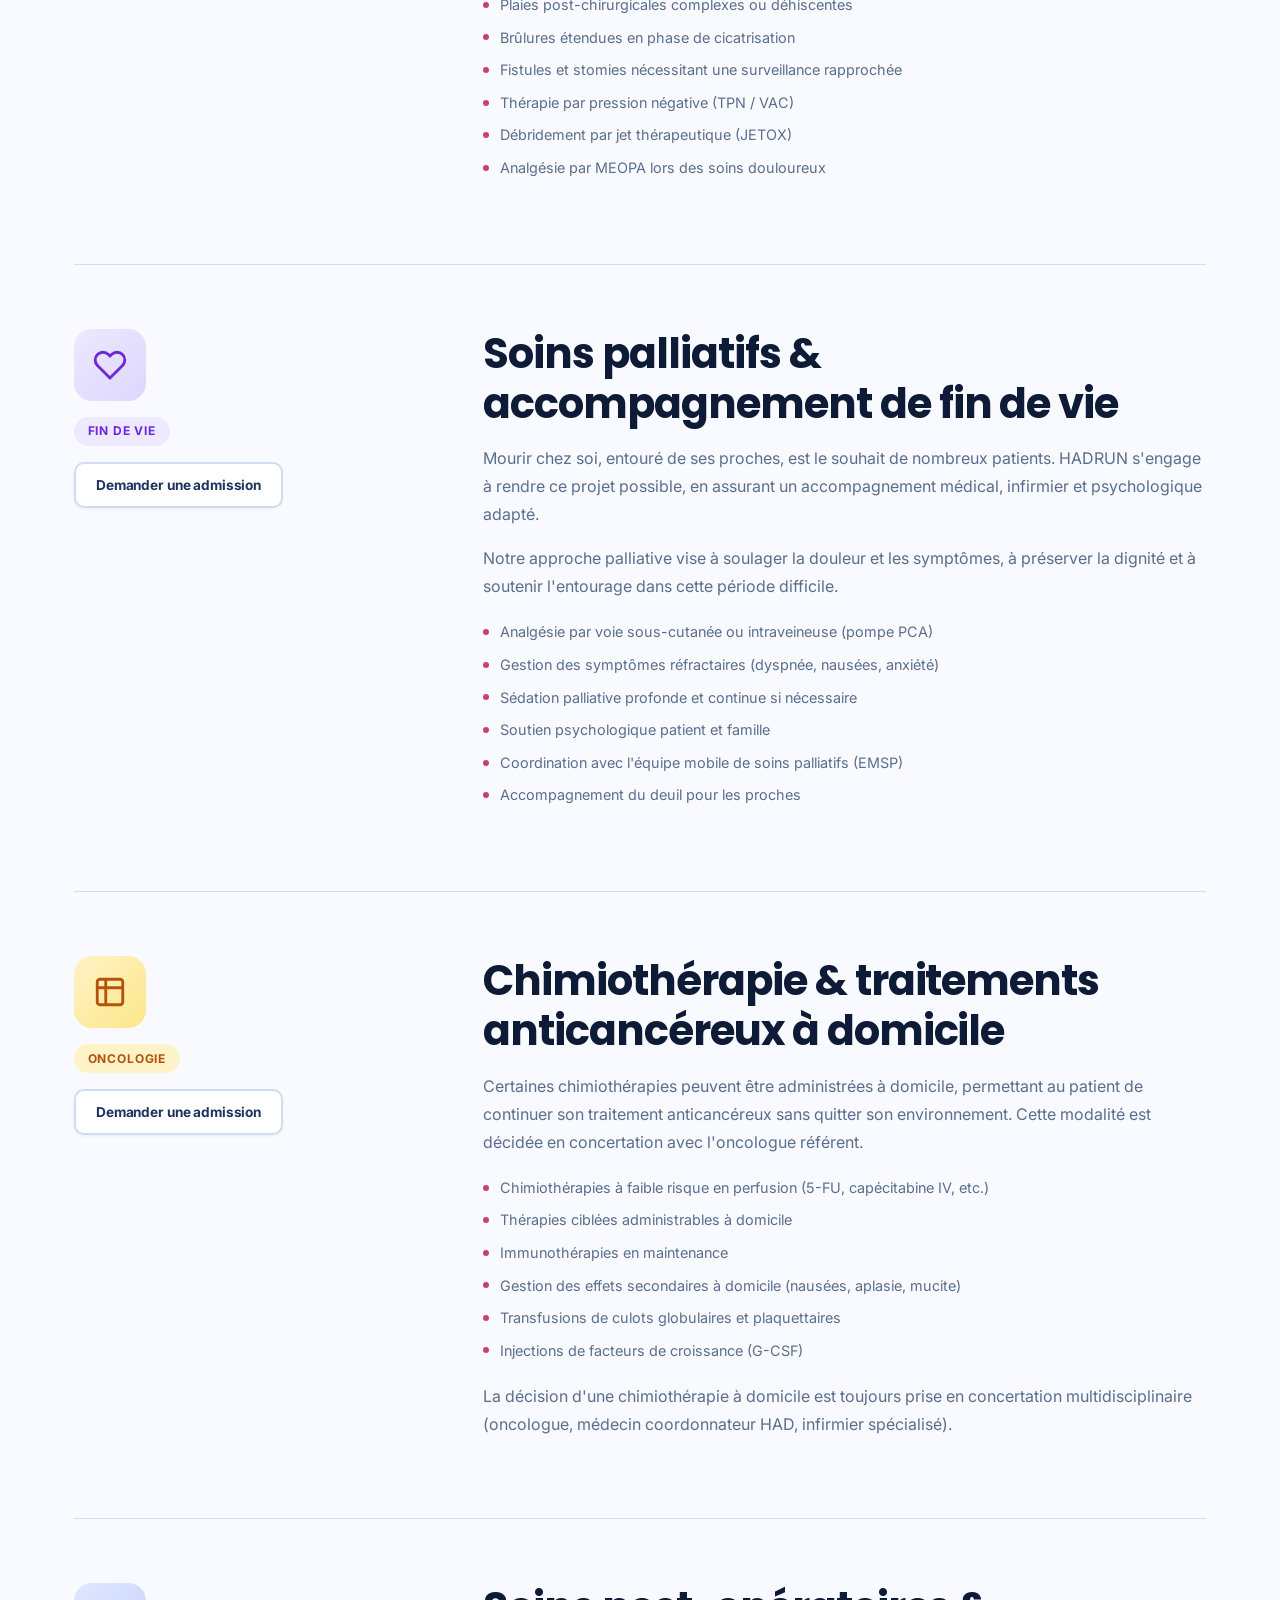
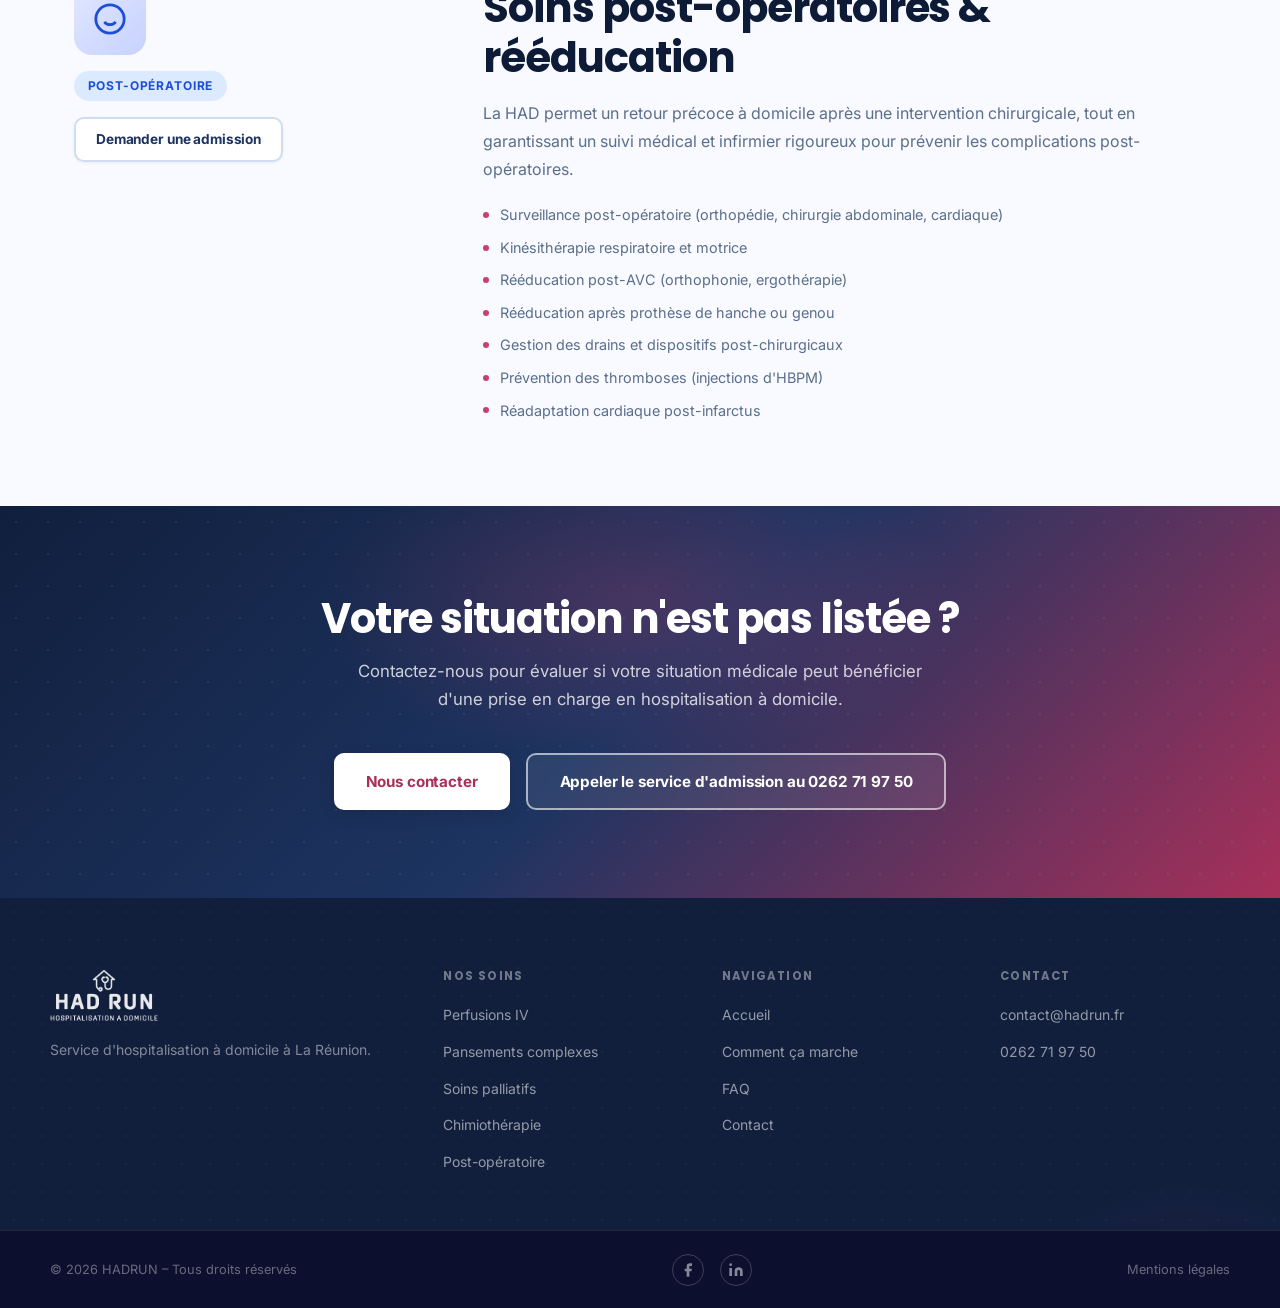
<file: pages/pathologies.html>
<!DOCTYPE html>
<html lang="fr" dir="ltr">
<head>
  <meta charset="UTF-8">
  <meta name="viewport" content="width=device-width, initial-scale=1.0">
  <title>Pathologies prises en charge – HADRUN Hospitalisation à Domicile La Réunion</title>
  <meta name="description" content="Découvrez toutes les pathologies et situations médicales prises en charge par HADRUN à La Réunion : soins palliatifs, chimiothérapie, pansements, perfusions, post-opératoire et bien plus.">
  <meta name="robots" content="index, follow">
  <link rel="canonical" href="https://hadrun.fr/pages/pathologies.html">
  <meta property="og:title" content="Pathologies prises en charge – HADRUN">
  <meta property="og:description" content="Toutes les pathologies et soins disponibles en hospitalisation à domicile à La Réunion.">
  <meta property="og:url" content="https://hadrun.fr/pages/pathologies.html">
  <meta property="og:type" content="website">
  <meta property="og:image" content="https://hadrun.fr/images/og-cover.jpg">
  <meta property="og:image:width" content="1200">
  <meta property="og:image:height" content="630">
  <meta property="og:locale" content="fr_FR">
  <meta property="og:site_name" content="HADRUN">
  <link rel="icon" type="image/svg+xml" href="/images/favicon.svg">
  <link rel="preconnect" href="https://fonts.googleapis.com">
  <link rel="preconnect" href="https://fonts.gstatic.com" crossorigin>
  <link rel="stylesheet" href="https://fonts.googleapis.com/css2?family=Poppins:wght@400;600;700;800&family=Inter:wght@400;500;600&display=swap">
  <link rel="stylesheet" href="/css/style.css">
  <style>
    .page-hero {
      background: linear-gradient(135deg, var(--primary-dark), var(--primary));
      color: white;
      padding: 5rem 0 4rem;
      text-align: center;
    }
    .page-hero h1 { margin: .75rem 0 1rem; }
    .page-hero p { color: rgba(255,255,255,.82); max-width: 600px; margin: 0 auto; }
    .breadcrumb {
      display: flex;
      align-items: center;
      gap: .5rem;
      font-size: .82rem;
      color: rgba(255,255,255,.65);
      justify-content: center;
      margin-bottom: 1rem;
    }
    .breadcrumb a { color: rgba(255,255,255,.65); }
    .breadcrumb a:hover { color: white; }
    .breadcrumb span { color: rgba(255,255,255,.4); }

    .patho-section { padding: 4rem 0; }
    .patho-section + .patho-section { border-top: 1px solid var(--border); padding-top: 4rem; }
    .patho-layout { display: grid; grid-template-columns: 1fr 2fr; gap: 3rem; align-items: start; }
    .patho-anchor { display: flex; flex-direction: column; align-items: flex-start; gap: 1rem; position: sticky; top: 90px; }
    .patho-icon-big {
      width: 72px; height: 72px;
      border-radius: 18px;
      display: flex; align-items: center; justify-content: center;
    }
    .patho-icon-big svg { width: 34px; height: 34px; }
    .patho-tag {
      display: inline-flex; align-items: center; gap: .35rem;
      font-size: .75rem; font-weight: 700; letter-spacing: .07em;
      text-transform: uppercase;
      padding: .3rem .85rem; border-radius: 99px;
    }
    .patho-content h2 { margin-bottom: 1rem; }
    .patho-content p { color: var(--text-muted); margin-bottom: 1rem; line-height: 1.75; }
    .patho-list { display: flex; flex-direction: column; gap: .55rem; margin: 1.25rem 0; }
    .patho-list li {
      display: flex; align-items: flex-start; gap: .65rem;
      font-size: .9rem; color: var(--text-muted);
    }
    .patho-list li::before {
      content: '';
      width: 6px; height: 6px;
      border-radius: 50%;
      background: var(--rose);
      flex-shrink: 0;
      margin-top: .55rem;
    }
    .patho-cta { margin-top: 1.75rem; }

    @media (max-width: 768px) {
      .patho-layout { grid-template-columns: 1fr; }
      .patho-anchor { position: static; flex-direction: row; align-items: center; }
    }
  </style>
</head>
<body>

  <header class="site-header" id="site-header" role="banner">
    <div class="container header-inner">
      <a href="/" class="logo" aria-label="Accueil HADRUN">
        <img src="/images/logo.png" alt="HADRUN – Hospitalisation à Domicile La Réunion" class="logo-img">
      </a>
      <button class="burger" id="burger-btn" aria-expanded="false" aria-controls="main-nav" aria-label="Ouvrir le menu">
        <span></span><span></span><span></span>
      </button>
      <nav class="main-nav" id="main-nav" role="navigation" aria-label="Navigation principale">
        <ul role="list">
          <li><a href="/#soins" class="nav-link">Nos soins</a></li>
          <li><a href="/#comment-ca-marche" class="nav-link">Comment ça marche</a></li>
          <li><a href="/pages/pathologies.html" class="nav-link" aria-current="page">Pathologies</a></li>
          <li><a href="/#professionnels" class="nav-link">Professionnels</a></li>
          <li><a href="/#faq" class="nav-link">FAQ</a></li>
          <li><a href="/pages/recrutement.html" class="nav-link">Recrutement</a></li>
          <li><a href="/#professionnels" class="nav-link nav-cta">Demander une admission</a></li>
        </ul>
      </nav>
      <div class="nav-backdrop" id="nav-backdrop" aria-hidden="true"></div>
    </div>
  </header>

  <main id="main-content">

    <div class="page-hero">
      <div class="container">
        <nav class="breadcrumb" aria-label="Fil d'Ariane">
          <a href="/">Accueil</a>
          <span aria-hidden="true">›</span>
          <span aria-current="page">Pathologies</span>
        </nav>
        <p class="section-eyebrow" style="background:rgba(255,255,255,.15);color:rgba(255,255,255,.9)">Indications médicales</p>
        <h1>Pathologies &amp; soins pris en charge</h1>
        <p>Découvrez l'ensemble des situations cliniques pour lesquelles HADRUN peut assurer votre prise en charge à domicile, avec la même qualité qu'en milieu hospitalier.</p>
      </div>
    </div>

    <div class="container">

      <!-- PERFUSIONS -->
      <section class="patho-section" id="perfusions" aria-labelledby="perf-title">
        <div class="patho-layout">
          <div class="patho-anchor">
            <div class="patho-icon-big card-icon--teal">
              <svg viewBox="0 0 24 24" fill="none" stroke="#0F766E" stroke-width="2"><path d="M12 2v4M12 18v4M4.93 4.93l2.83 2.83M16.24 16.24l2.83 2.83M2 12h4M18 12h4M4.93 19.07l2.83-2.83M16.24 7.76l2.83-2.83"/></svg>
            </div>
            <span class="patho-tag" style="background:#CCFBF1;color:#0F766E">Traitement IV</span>
            <a href="/#professionnels" class="btn btn-secondary" style="font-size:.85rem;padding:.6rem 1.25rem">Demander une admission</a>
          </div>
          <div class="patho-content">
            <h2 id="perf-title">Perfusions &amp; traitements intraveineux</h2>
            <p>L'administration de médicaments par voie intraveineuse (IV) nécessite traditionnellement une hospitalisation. Grâce à la HAD, ces traitements peuvent être réalisés à votre domicile par nos infirmiers spécialisés, en toute sécurité.</p>
            <p>Nos équipes maîtrisent l'utilisation de voies veineuses centrales (PICC-line, chambre implantable) et périphériques pour l'administration de traitements complexes.</p>
            <ul class="patho-list" role="list">
              <li>Antibiothérapie intraveineuse prolongée (endocardite, ostéite, pneumonie sévère)</li>
              <li>Nutrition parentérale totale ou partielle</li>
              <li>Hydratation intraveineuse</li>
              <li>Antifongiques et antiviraux IV</li>
              <li>Immunoglobulines intraveineuses</li>
              <li>Traitements de l'insuffisance cardiaque (diurétiques IV, inotropes)</li>
              <li>Bisphosphonates intraveineux</li>
            </ul>
            <p>Un dispositif de télésurveillance peut être mis en place pour renforcer la sécurité du patient entre les passages infirmiers.</p>
          </div>
        </div>
      </section>

      <!-- PANSEMENTS -->
      <section class="patho-section" id="pansements" aria-labelledby="panse-title">
        <div class="patho-layout">
          <div class="patho-anchor">
            <div class="patho-icon-big card-icon--green">
              <svg viewBox="0 0 24 24" fill="none" stroke="#065F46" stroke-width="2"><path d="M4.5 12.5l3 3 7-7"/><path d="M20 12a8 8 0 1 1-16 0 8 8 0 0 1 16 0z"/></svg>
            </div>
            <span class="patho-tag" style="background:#D1FAE5;color:#065F46">Soins de plaie</span>
            <a href="/#professionnels" class="btn btn-secondary" style="font-size:.85rem;padding:.6rem 1.25rem">Demander une admission</a>
          </div>
          <div class="patho-content">
            <h2 id="panse-title">Pansements complexes &amp; soins de plaies</h2>
            <p>Les plaies chroniques nécessitent des soins réguliers et techniques que nos infirmiers réalisent quotidiennement à votre domicile. L'utilisation de protocoles validés garantit une cicatrisation optimale.</p>
            <ul class="patho-list" role="list">
              <li>Escarres de stade II à IV</li>
              <li>Ulcères veineux, artériels ou mixtes des membres inférieurs</li>
              <li>Pied diabétique (ulcère neuropathique, neuro-ischémique)</li>
              <li>Plaies post-chirurgicales complexes ou déhiscentes</li>
              <li>Brûlures étendues en phase de cicatrisation</li>
              <li>Fistules et stomies nécessitant une surveillance rapprochée</li>
              <li>Thérapie par pression négative (TPN / VAC)</li>
              <li>Débridement par jet thérapeutique (JETOX)</li>
              <li>Analgésie par MEOPA lors des soins douloureux</li>
            </ul>
          </div>
        </div>
      </section>

      <!-- SOINS PALLIATIFS -->
      <section class="patho-section" id="palliatifs" aria-labelledby="palliat-title">
        <div class="patho-layout">
          <div class="patho-anchor">
            <div class="patho-icon-big card-icon--purple">
              <svg viewBox="0 0 24 24" fill="none" stroke="#6D28D9" stroke-width="2"><path d="M20.84 4.61a5.5 5.5 0 0 0-7.78 0L12 5.67l-1.06-1.06a5.5 5.5 0 0 0-7.78 7.78l1.06 1.06L12 21.23l7.78-7.78 1.06-1.06a5.5 5.5 0 0 0 0-7.78z"/></svg>
            </div>
            <span class="patho-tag" style="background:#EDE9FE;color:#6D28D9">Fin de vie</span>
            <a href="/#professionnels" class="btn btn-secondary" style="font-size:.85rem;padding:.6rem 1.25rem">Demander une admission</a>
          </div>
          <div class="patho-content">
            <h2 id="palliat-title">Soins palliatifs &amp; accompagnement de fin de vie</h2>
            <p>Mourir chez soi, entouré de ses proches, est le souhait de nombreux patients. HADRUN s'engage à rendre ce projet possible, en assurant un accompagnement médical, infirmier et psychologique adapté.</p>
            <p>Notre approche palliative vise à soulager la douleur et les symptômes, à préserver la dignité et à soutenir l'entourage dans cette période difficile.</p>
            <ul class="patho-list" role="list">
              <li>Analgésie par voie sous-cutanée ou intraveineuse (pompe PCA)</li>
              <li>Gestion des symptômes réfractaires (dyspnée, nausées, anxiété)</li>
              <li>Sédation palliative profonde et continue si nécessaire</li>
              <li>Soutien psychologique patient et famille</li>
              <li>Coordination avec l'équipe mobile de soins palliatifs (EMSP)</li>
              <li>Accompagnement du deuil pour les proches</li>
            </ul>
          </div>
        </div>
      </section>

      <!-- CHIMIOTHÉRAPIE -->
      <section class="patho-section" id="chimiotherapie" aria-labelledby="chimio-title">
        <div class="patho-layout">
          <div class="patho-anchor">
            <div class="patho-icon-big card-icon--amber">
              <svg viewBox="0 0 24 24" fill="none" stroke="#B45309" stroke-width="2"><path d="M9 3H5a2 2 0 0 0-2 2v4m6-6h10a2 2 0 0 1 2 2v4M9 3v18m0 0h10a2 2 0 0 0 2-2V9M9 21H5a2 2 0 0 1-2-2V9m0 0h18"/></svg>
            </div>
            <span class="patho-tag" style="background:#FEF3C7;color:#B45309">Oncologie</span>
            <a href="/#professionnels" class="btn btn-secondary" style="font-size:.85rem;padding:.6rem 1.25rem">Demander une admission</a>
          </div>
          <div class="patho-content">
            <h2 id="chimio-title">Chimiothérapie &amp; traitements anticancéreux à domicile</h2>
            <p>Certaines chimiothérapies peuvent être administrées à domicile, permettant au patient de continuer son traitement anticancéreux sans quitter son environnement. Cette modalité est décidée en concertation avec l'oncologue référent.</p>
            <ul class="patho-list" role="list">
              <li>Chimiothérapies à faible risque en perfusion (5-FU, capécitabine IV, etc.)</li>
              <li>Thérapies ciblées administrables à domicile</li>
              <li>Immunothérapies en maintenance</li>
              <li>Gestion des effets secondaires à domicile (nausées, aplasie, mucite)</li>
              <li>Transfusions de culots globulaires et plaquettaires</li>
              <li>Injections de facteurs de croissance (G-CSF)</li>
            </ul>
            <p>La décision d'une chimiothérapie à domicile est toujours prise en concertation multidisciplinaire (oncologue, médecin coordonnateur HAD, infirmier spécialisé).</p>
          </div>
        </div>
      </section>

      <!-- POST-OPÉRATOIRE -->
      <section class="patho-section" id="postoperatoire" aria-labelledby="postop-title">
        <div class="patho-layout">
          <div class="patho-anchor">
            <div class="patho-icon-big card-icon--blue">
              <svg viewBox="0 0 24 24" fill="none" stroke="#1D4ED8" stroke-width="2"><circle cx="12" cy="12" r="10"/><path d="M8 14s1.5 2 4 2 4-2 4-2"/><line x1="9" y1="9" x2="9.01" y2="9"/><line x1="15" y1="9" x2="15.01" y2="9"/></svg>
            </div>
            <span class="patho-tag" style="background:#DBEAFE;color:#1D4ED8">Post-opératoire</span>
            <a href="/#professionnels" class="btn btn-secondary" style="font-size:.85rem;padding:.6rem 1.25rem">Demander une admission</a>
          </div>
          <div class="patho-content">
            <h2 id="postop-title">Soins post-opératoires &amp; rééducation</h2>
            <p>La HAD permet un retour précoce à domicile après une intervention chirurgicale, tout en garantissant un suivi médical et infirmier rigoureux pour prévenir les complications post-opératoires.</p>
            <ul class="patho-list" role="list">
              <li>Surveillance post-opératoire (orthopédie, chirurgie abdominale, cardiaque)</li>
              <li>Kinésithérapie respiratoire et motrice</li>
              <li>Rééducation post-AVC (orthophonie, ergothérapie)</li>
              <li>Rééducation après prothèse de hanche ou genou</li>
              <li>Gestion des drains et dispositifs post-chirurgicaux</li>
              <li>Prévention des thromboses (injections d'HBPM)</li>
              <li>Réadaptation cardiaque post-infarctus</li>
            </ul>
          </div>
        </div>
      </section>



    </div>

    <!-- CTA -->
    <section class="cta-banner" aria-labelledby="cta-patho-title">
      <div class="container">
        <h2 id="cta-patho-title">Votre situation n'est pas listée ?</h2>
        <p>Contactez-nous pour évaluer si votre situation médicale peut bénéficier d'une prise en charge en hospitalisation à domicile.</p>
        <div class="cta-actions">
          <a href="/#professionnels" class="btn btn-white">Nous contacter</a>
          <a href="tel:+262262719750" class="btn btn-outline">Appeler le service d'admission au 0262 71 97 50</a>
        </div>
      </div>
    </section>

  </main>

  <footer class="site-footer" role="contentinfo">
    <div class="container footer-inner">
      <div class="footer-brand">
        <a href="/" class="logo logo--white" aria-label="Retour à l'accueil HADRUN">
          <img src="/images/logo.png" alt="HADRUN" class="logo-img logo-img--footer">
        </a>
        <p>Service d'hospitalisation à domicile à La Réunion.</p>
      </div>
      <div class="footer-col">
        <h3 class="footer-heading">Nos soins</h3>
        <ul role="list">
          <li><a href="#perfusions">Perfusions IV</a></li>
          <li><a href="#pansements">Pansements complexes</a></li>
          <li><a href="#palliatifs">Soins palliatifs</a></li>
          <li><a href="#chimiotherapie">Chimiothérapie</a></li>
          <li><a href="#postoperatoire">Post-opératoire</a></li>
        </ul>
      </div>
      <div class="footer-col">
        <h3 class="footer-heading">Navigation</h3>
        <ul role="list">
          <li><a href="/">Accueil</a></li>
          <li><a href="/#comment-ca-marche">Comment ça marche</a></li>
          <li><a href="/#faq">FAQ</a></li>
          <li><a href="/#professionnels">Contact</a></li>
        </ul>
      </div>
      <div class="footer-col">
        <h3 class="footer-heading">Contact</h3>
        <ul role="list">
          <li><a href="mailto:contact@hadrun.fr">contact@hadrun.fr</a></li>
          <li><a href="tel:+262262719750">0262 71 97 50</a></li>
        </ul>
      </div>
    </div>
    <div class="footer-bottom">
      <div class="container footer-bottom-inner">
        <p>&copy; 2026 HADRUN – Tous droits réservés</p>
        <div class="footer-social">
          <a href="https://www.facebook.com/aurar.dialyse.nutrition" target="_blank" rel="noopener" aria-label="Facebook Aurar">
            <svg width="16" height="16" viewBox="0 0 24 24" fill="currentColor" aria-hidden="true"><path d="M18 2h-3a5 5 0 0 0-5 5v3H7v4h3v8h4v-8h3l1-4h-4V7a1 1 0 0 1 1-1h3z"/></svg>
          </a>
          <a href="https://www.linkedin.com/company/groupe-ovia-sante/" target="_blank" rel="noopener" aria-label="LinkedIn Groupe Ovia Santé">
            <svg width="16" height="16" viewBox="0 0 24 24" fill="currentColor" aria-hidden="true"><path d="M16 8a6 6 0 0 1 6 6v7h-4v-7a2 2 0 0 0-2-2 2 2 0 0 0-2 2v7h-4v-7a6 6 0 0 1 6-6z"/><rect x="2" y="9" width="4" height="12"/><circle cx="4" cy="4" r="2"/></svg>
          </a>
        </div>
        <ul role="list">
          <li><a href="/mentions-legales.html">Mentions légales</a></li>
        </ul>
      </div>
    </div>
  </footer>

  <button class="scroll-top" id="scroll-top" aria-label="Retour en haut de page" hidden>
    <svg viewBox="0 0 24 24" fill="none" stroke="currentColor" stroke-width="2" aria-hidden="true"><polyline points="18 15 12 9 6 15"/></svg>
  </button>

  <script src="/js/main.js" defer></script>
</body>
</html>
</file>
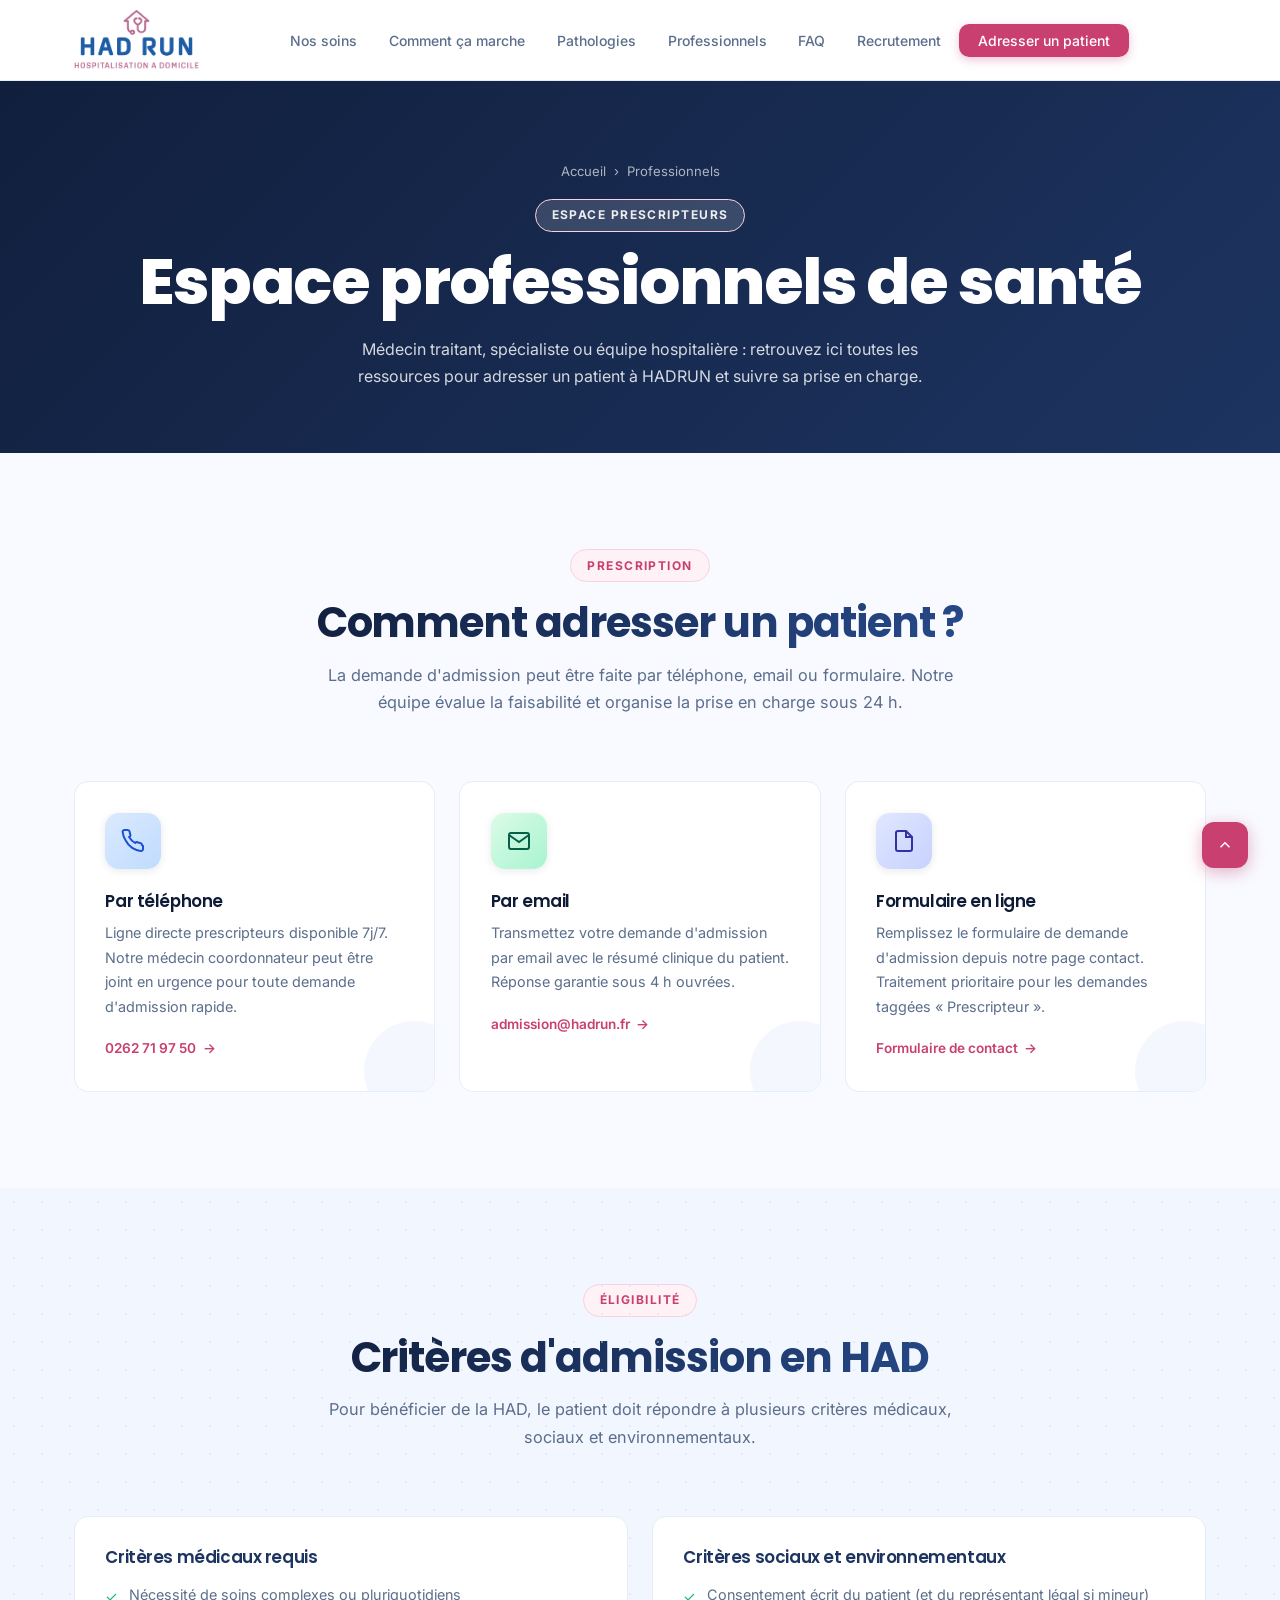
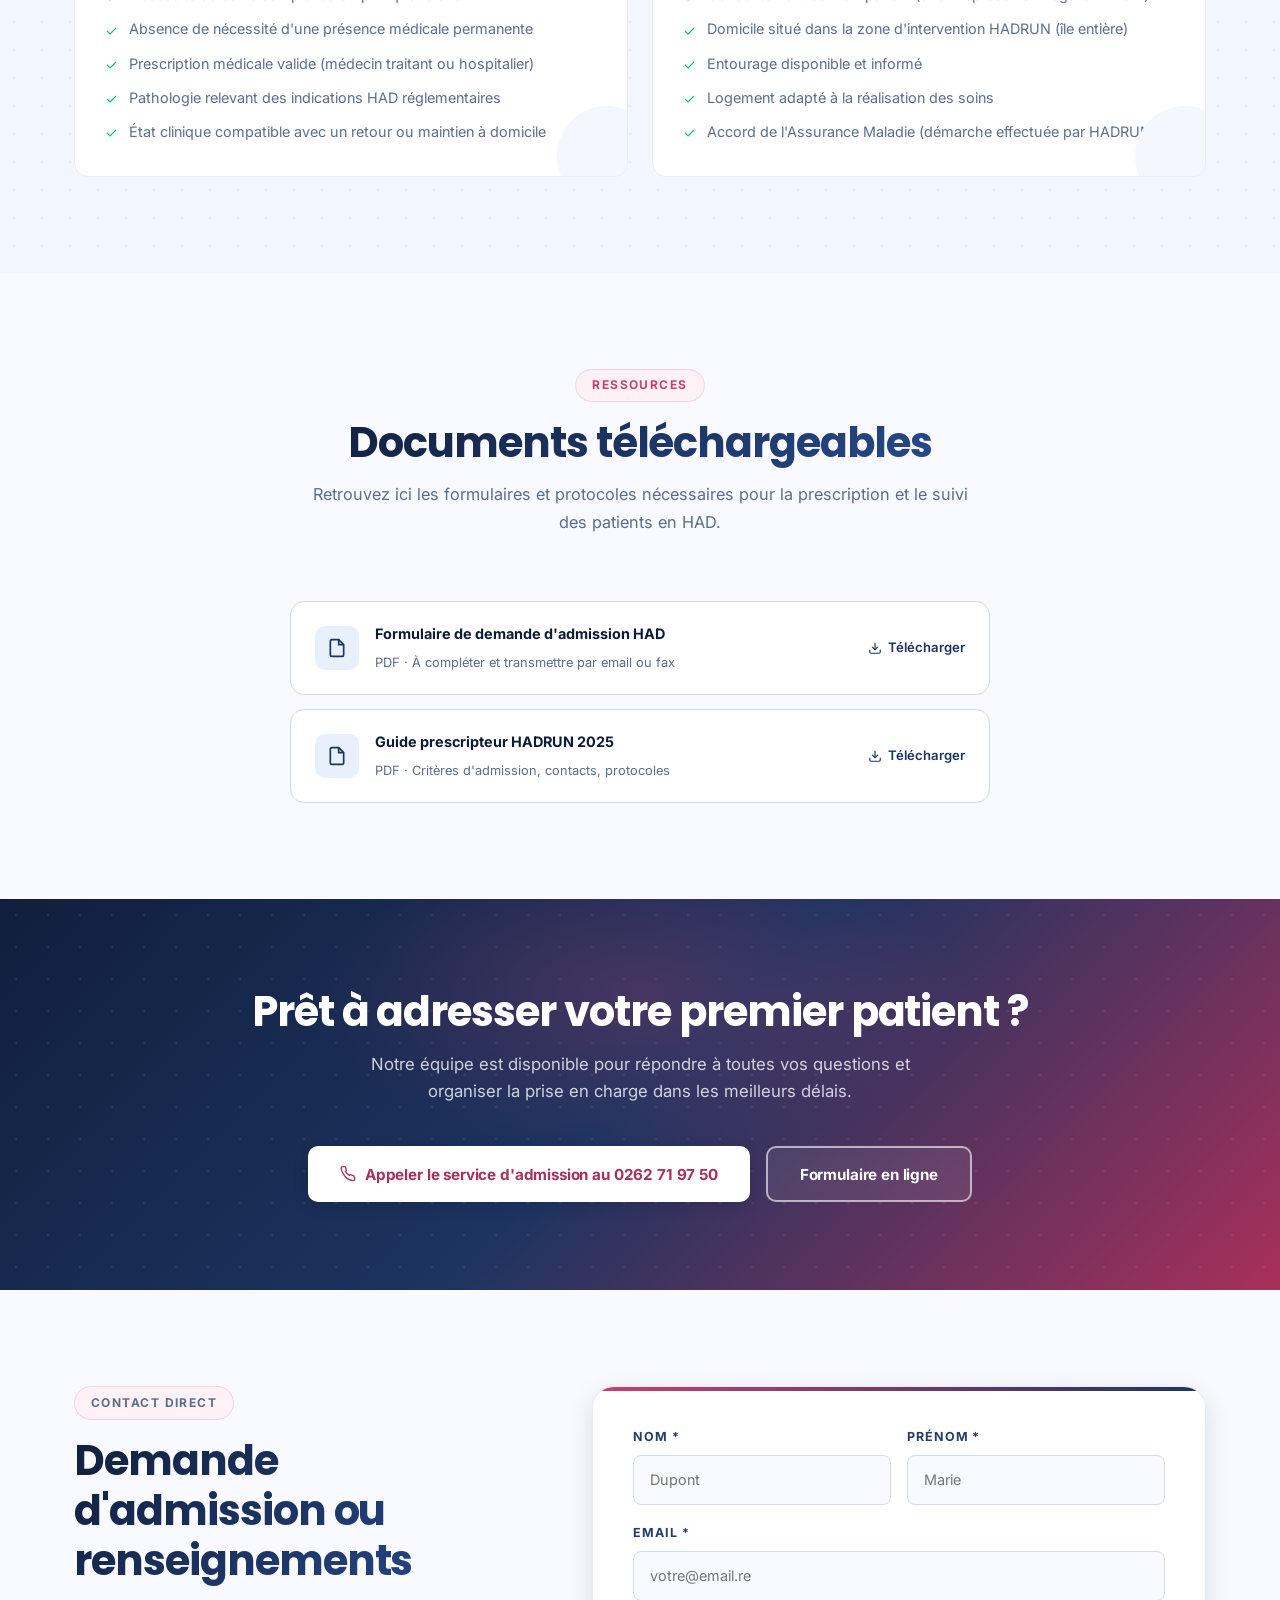
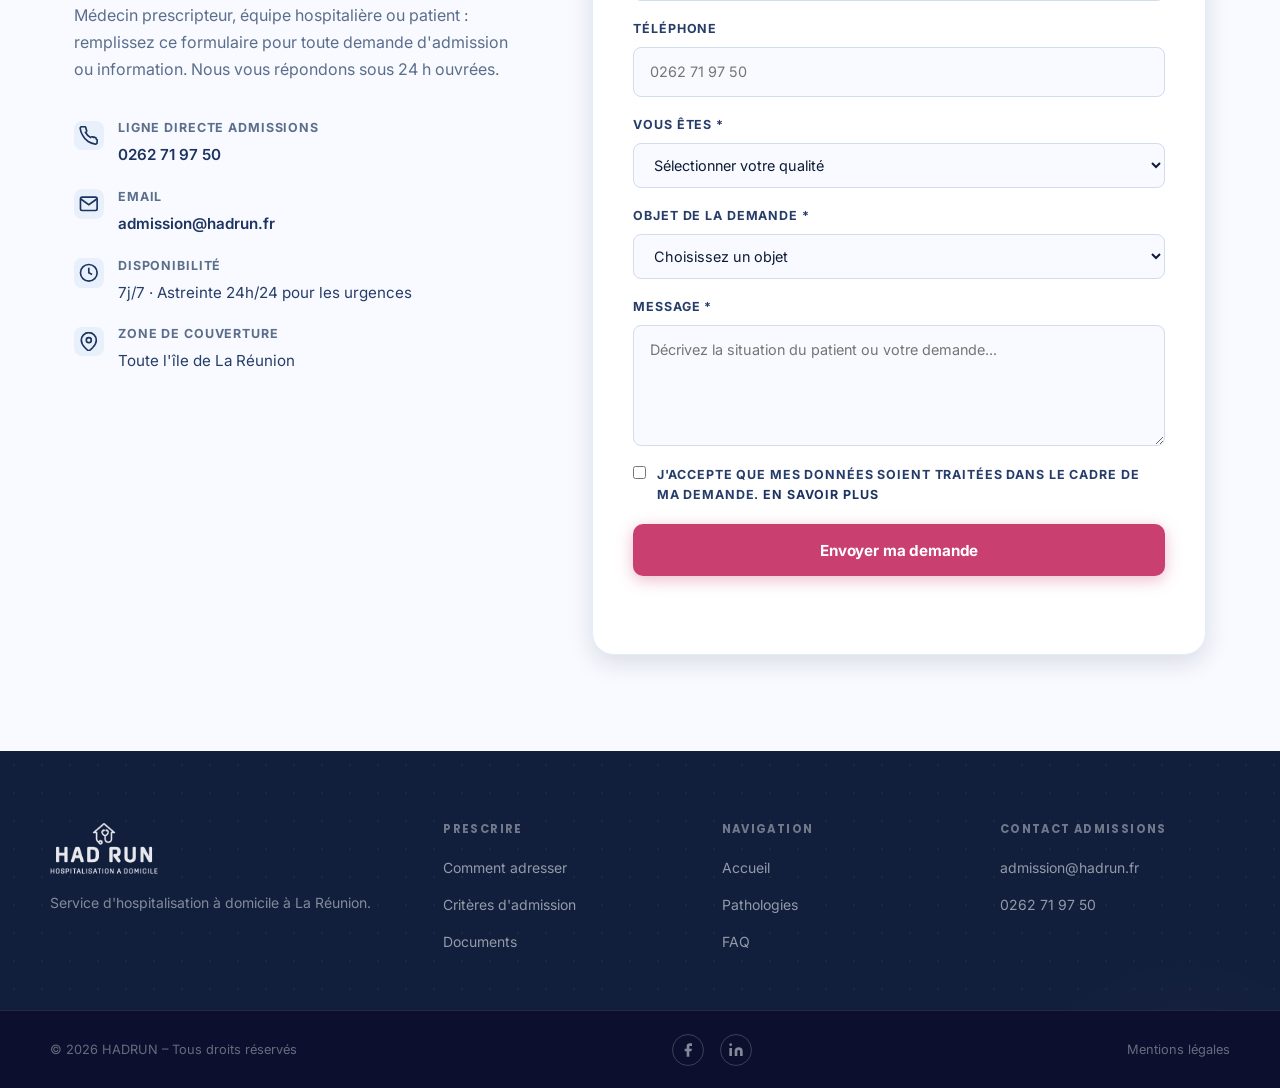
<file: pages/professionnels.html>
<!DOCTYPE html>
<html lang="fr" dir="ltr">
<head>
  <meta charset="UTF-8">
  <meta name="viewport" content="width=device-width, initial-scale=1.0">
  <title>Espace professionnels de santé – HADRUN La Réunion</title>
  <meta name="description" content="Espace dédié aux professionnels de santé souhaitant adresser un patient à HADRUN. Formulaire de prescription, protocoles, documents téléchargeables.">
  <meta name="robots" content="index, follow">
  <link rel="canonical" href="https://hadrun.fr/pages/professionnels.html">
  <meta property="og:title" content="Espace professionnels de santé – HADRUN La Réunion">
  <meta property="og:description" content="Adressez vos patients à HADRUN : formulaire de prescription, protocoles d'admission et documents téléchargeables.">
  <meta property="og:url" content="https://hadrun.fr/pages/professionnels.html">
  <meta property="og:type" content="website">
  <meta property="og:image" content="https://hadrun.fr/images/og-cover.jpg">
  <meta property="og:image:width" content="1200">
  <meta property="og:image:height" content="630">
  <meta property="og:locale" content="fr_FR">
  <meta property="og:site_name" content="HADRUN">
  <link rel="icon" type="image/svg+xml" href="/images/favicon.svg">
  <link rel="preconnect" href="https://fonts.googleapis.com">
  <link rel="preconnect" href="https://fonts.gstatic.com" crossorigin>
  <link rel="stylesheet" href="https://fonts.googleapis.com/css2?family=Poppins:wght@400;600;700;800&family=Inter:wght@400;500;600&display=swap">
  <link rel="stylesheet" href="/css/style.css">
  <style>
    .page-hero {
      background: linear-gradient(135deg, var(--primary-dark), var(--primary));
      color: white; padding: 5rem 0 4rem; text-align: center;
    }
    .page-hero h1 { margin: .75rem 0 1rem; }
    .page-hero p { color: rgba(255,255,255,.82); max-width: 640px; margin: 0 auto; }
    .breadcrumb {
      display: flex; align-items: center; gap: .5rem;
      font-size: .82rem; color: rgba(255,255,255,.65);
      justify-content: center; margin-bottom: 1rem;
    }
    .breadcrumb a { color: rgba(255,255,255,.65); }
    .breadcrumb a:hover { color: white; }

    .doc-card {
      display: flex; align-items: center; gap: 1rem;
      background: var(--white); border: 1px solid var(--border);
      border-radius: var(--radius); padding: 1.25rem 1.5rem;
      transition: var(--transition);
    }
    .doc-card:hover { border-color: var(--rose); box-shadow: var(--shadow-sm); }
    .doc-icon {
      width: 44px; height: 44px; border-radius: 10px;
      background: var(--blue-light); display: flex;
      align-items: center; justify-content: center; flex-shrink: 0;
    }
    .doc-icon svg { width: 20px; height: 20px; color: var(--primary); }
    .doc-info { flex: 1; }
    .doc-info strong { display: block; font-size: .9rem; margin-bottom: .15rem; }
    .doc-info span { font-size: .8rem; color: var(--text-muted); }
    .doc-dl {
      font-size: .82rem; font-weight: 600; color: var(--primary);
      display: flex; align-items: center; gap: .35rem; white-space: nowrap;
    }
    .doc-dl svg { width: 14px; height: 14px; }
  </style>
</head>
<body>

  <header class="site-header" id="site-header" role="banner">
    <div class="container header-inner">
      <a href="/" class="logo" aria-label="Accueil HADRUN">
        <img src="/images/logo.png" alt="HADRUN – Hospitalisation à Domicile La Réunion" class="logo-img">
      </a>
      <button class="burger" id="burger-btn" aria-expanded="false" aria-controls="main-nav" aria-label="Ouvrir le menu">
        <span></span><span></span><span></span>
      </button>
      <nav class="main-nav" id="main-nav" role="navigation" aria-label="Navigation principale">
        <ul role="list">
          <li><a href="/#soins" class="nav-link">Nos soins</a></li>
          <li><a href="/#comment-ca-marche" class="nav-link">Comment ça marche</a></li>
          <li><a href="/pages/pathologies.html" class="nav-link">Pathologies</a></li>
          <li><a href="/pages/professionnels.html" class="nav-link" aria-current="page">Professionnels</a></li>
          <li><a href="/#faq" class="nav-link">FAQ</a></li>
          <li><a href="/pages/recrutement.html" class="nav-link">Recrutement</a></li>
          <li><a href="#formulaire" class="nav-link nav-cta">Adresser un patient</a></li>
        </ul>
      </nav>
      <div class="nav-backdrop" id="nav-backdrop" aria-hidden="true"></div>
    </div>
  </header>

  <main id="main-content">

    <div class="page-hero">
      <div class="container">
        <nav class="breadcrumb" aria-label="Fil d'Ariane">
          <a href="/">Accueil</a>
          <span aria-hidden="true">›</span>
          <span aria-current="page">Professionnels</span>
        </nav>
        <p class="section-eyebrow" style="background:rgba(255,255,255,.15);color:rgba(255,255,255,.9)">Espace prescripteurs</p>
        <h1>Espace professionnels de santé</h1>
        <p>Médecin traitant, spécialiste ou équipe hospitalière : retrouvez ici toutes les ressources pour adresser un patient à HADRUN et suivre sa prise en charge.</p>
      </div>
    </div>

    <!-- COMMENT ADRESSER -->
    <section class="section" id="admissions" aria-labelledby="adresser-title">
      <div class="container">
        <div class="section-header">
          <p class="section-eyebrow">Prescription</p>
          <h2 id="adresser-title">Comment adresser un patient ?</h2>
          <p class="section-desc">La demande d'admission peut être faite par téléphone, email ou formulaire. Notre équipe évalue la faisabilité et organise la prise en charge sous 24 h.</p>
        </div>

        <div class="cards-grid cards-3">
          <div class="card" data-aos>
            <div class="card-icon card-icon--teal" aria-hidden="true">
              <svg viewBox="0 0 24 24" fill="none" stroke="currentColor" stroke-width="2"><path d="M22 16.92v3a2 2 0 0 1-2.18 2 19.79 19.79 0 0 1-8.63-3.07A19.5 19.5 0 0 1 4.69 11.5a19.79 19.79 0 0 1-3.07-8.67A2 2 0 0 1 3.6 1h3a2 2 0 0 1 2 1.72 12.84 12.84 0 0 0 .7 2.81 2 2 0 0 1-.45 2.11L8.09 8a16 16 0 0 0 6 6l.27-.27a2 2 0 0 1 2.11-.45 12.84 12.84 0 0 0 2.81.7A2 2 0 0 1 21 16z"/></svg>
            </div>
            <h3 class="card-title">Par téléphone</h3>
            <p class="card-desc">Ligne directe prescripteurs disponible 7j/7. Notre médecin coordonnateur peut être joint en urgence pour toute demande d'admission rapide.</p>
            <a href="tel:+262262719750" class="card-link">0262 71 97 50 <span aria-hidden="true">→</span></a>
          </div>

          <div class="card" data-aos>
            <div class="card-icon card-icon--green" aria-hidden="true">
              <svg viewBox="0 0 24 24" fill="none" stroke="currentColor" stroke-width="2"><path d="M4 4h16c1.1 0 2 .9 2 2v12c0 1.1-.9 2-2 2H4c-1.1 0-2-.9-2-2V6c0-1.1.9-2 2-2z"/><polyline points="22,6 12,13 2,6"/></svg>
            </div>
            <h3 class="card-title">Par email</h3>
            <p class="card-desc">Transmettez votre demande d'admission par email avec le résumé clinique du patient. Réponse garantie sous 4 h ouvrées.</p>
            <a href="mailto:admission@hadrun.fr" class="card-link">admission@hadrun.fr <span aria-hidden="true">→</span></a>
          </div>

          <div class="card" data-aos>
            <div class="card-icon card-icon--blue" aria-hidden="true">
              <svg viewBox="0 0 24 24" fill="none" stroke="currentColor" stroke-width="2"><path d="M14 2H6a2 2 0 0 0-2 2v16a2 2 0 0 0 2 2h12a2 2 0 0 0 2-2V8z"/><polyline points="14 2 14 8 20 8"/></svg>
            </div>
            <h3 class="card-title">Formulaire en ligne</h3>
            <p class="card-desc">Remplissez le formulaire de demande d'admission depuis notre page contact. Traitement prioritaire pour les demandes taggées « Prescripteur ».</p>
            <a href="#formulaire" class="card-link">Formulaire de contact <span aria-hidden="true">→</span></a>
          </div>
        </div>
      </div>
    </section>

    <!-- CRITÈRES D'ADMISSION -->
    <section class="section section-alt" id="criteres" aria-labelledby="criteres-title">
      <div class="container">
        <div class="section-header">
          <p class="section-eyebrow">Éligibilité</p>
          <h2 id="criteres-title">Critères d'admission en HAD</h2>
          <p class="section-desc">Pour bénéficier de la HAD, le patient doit répondre à plusieurs critères médicaux, sociaux et environnementaux.</p>
        </div>

        <div class="cards-grid cards-2">
          <div class="card" data-aos>
            <h3 class="card-title" style="color:var(--primary);margin-bottom:1rem">Critères médicaux requis</h3>
            <ul class="patho-list" role="list" style="list-style:none;padding:0">
              <li style="display:flex;gap:.65rem;align-items:flex-start;font-size:.9rem;color:var(--text-muted);margin-bottom:.55rem">
                <span style="color:#10B981;margin-top:.1rem">✓</span> Nécessité de soins complexes ou pluriquotidiens
              </li>
              <li style="display:flex;gap:.65rem;align-items:flex-start;font-size:.9rem;color:var(--text-muted);margin-bottom:.55rem">
                <span style="color:#10B981;margin-top:.1rem">✓</span> Absence de nécessité d'une présence médicale permanente
              </li>
              <li style="display:flex;gap:.65rem;align-items:flex-start;font-size:.9rem;color:var(--text-muted);margin-bottom:.55rem">
                <span style="color:#10B981;margin-top:.1rem">✓</span> Prescription médicale valide (médecin traitant ou hospitalier)
              </li>
              <li style="display:flex;gap:.65rem;align-items:flex-start;font-size:.9rem;color:var(--text-muted);margin-bottom:.55rem">
                <span style="color:#10B981;margin-top:.1rem">✓</span> Pathologie relevant des indications HAD réglementaires
              </li>
              <li style="display:flex;gap:.65rem;align-items:flex-start;font-size:.9rem;color:var(--text-muted)">
                <span style="color:#10B981;margin-top:.1rem">✓</span> État clinique compatible avec un retour ou maintien à domicile
              </li>
            </ul>
          </div>

          <div class="card" data-aos>
            <h3 class="card-title" style="color:var(--primary);margin-bottom:1rem">Critères sociaux et environnementaux</h3>
            <ul role="list" style="list-style:none;padding:0">
              <li style="display:flex;gap:.65rem;align-items:flex-start;font-size:.9rem;color:var(--text-muted);margin-bottom:.55rem">
                <span style="color:#10B981;margin-top:.1rem">✓</span> Consentement écrit du patient (et du représentant légal si mineur)
              </li>
              <li style="display:flex;gap:.65rem;align-items:flex-start;font-size:.9rem;color:var(--text-muted);margin-bottom:.55rem">
                <span style="color:#10B981;margin-top:.1rem">✓</span> Domicile situé dans la zone d'intervention HADRUN (île entière)
              </li>
              <li style="display:flex;gap:.65rem;align-items:flex-start;font-size:.9rem;color:var(--text-muted);margin-bottom:.55rem">
                <span style="color:#10B981;margin-top:.1rem">✓</span> Entourage disponible et informé
              </li>
              <li style="display:flex;gap:.65rem;align-items:flex-start;font-size:.9rem;color:var(--text-muted);margin-bottom:.55rem">
                <span style="color:#10B981;margin-top:.1rem">✓</span> Logement adapté à la réalisation des soins
              </li>
              <li style="display:flex;gap:.65rem;align-items:flex-start;font-size:.9rem;color:var(--text-muted)">
                <span style="color:#10B981;margin-top:.1rem">✓</span> Accord de l'Assurance Maladie (démarche effectuée par HADRUN)
              </li>
            </ul>
          </div>
        </div>
      </div>
    </section>

    <!-- DOCUMENTS -->
    <section class="section" id="docs" aria-labelledby="docs-title">
      <div class="container">
        <div class="section-header">
          <p class="section-eyebrow">Ressources</p>
          <h2 id="docs-title">Documents téléchargeables</h2>
          <p class="section-desc">Retrouvez ici les formulaires et protocoles nécessaires pour la prescription et le suivi des patients en HAD.</p>
        </div>

        <div style="display:flex;flex-direction:column;gap:.85rem;max-width:700px;margin:0 auto">
          <div class="doc-card">
            <div class="doc-icon">
              <svg viewBox="0 0 24 24" fill="none" stroke="currentColor" stroke-width="2"><path d="M14 2H6a2 2 0 0 0-2 2v16a2 2 0 0 0 2 2h12a2 2 0 0 0 2-2V8z"/><polyline points="14 2 14 8 20 8"/></svg>
            </div>
            <div class="doc-info">
              <strong>Formulaire de demande d'admission HAD</strong>
              <span>PDF · À compléter et transmettre par email ou fax</span>
            </div>
            <a href="/documents/demande-admission-hadrun.pdf" class="doc-dl" aria-label="Télécharger le formulaire de demande d'admission">
              <svg viewBox="0 0 24 24" fill="none" stroke="currentColor" stroke-width="2"><path d="M21 15v4a2 2 0 0 1-2 2H5a2 2 0 0 1-2-2v-4"/><polyline points="7 10 12 15 17 10"/><line x1="12" y1="15" x2="12" y2="3"/></svg>
              Télécharger
            </a>
          </div>

          <div class="doc-card">
            <div class="doc-icon">
              <svg viewBox="0 0 24 24" fill="none" stroke="currentColor" stroke-width="2"><path d="M14 2H6a2 2 0 0 0-2 2v16a2 2 0 0 0 2 2h12a2 2 0 0 0 2-2V8z"/><polyline points="14 2 14 8 20 8"/></svg>
            </div>
            <div class="doc-info">
              <strong>Guide prescripteur HADRUN 2025</strong>
              <span>PDF · Critères d'admission, contacts, protocoles</span>
            </div>
            <a href="/documents/guide-prescripteur-hadrun.pdf" class="doc-dl" aria-label="Télécharger le guide prescripteur">
              <svg viewBox="0 0 24 24" fill="none" stroke="currentColor" stroke-width="2"><path d="M21 15v4a2 2 0 0 1-2 2H5a2 2 0 0 1-2-2v-4"/><polyline points="7 10 12 15 17 10"/><line x1="12" y1="15" x2="12" y2="3"/></svg>
              Télécharger
            </a>
          </div>

        </div>
      </div>
    </section>

    <!-- CTA -->
    <section class="cta-banner" aria-labelledby="cta-pro-title">
      <div class="container">
        <h2 id="cta-pro-title">Prêt à adresser votre premier patient ?</h2>
        <p>Notre équipe est disponible pour répondre à toutes vos questions et organiser la prise en charge dans les meilleurs délais.</p>
        <div class="cta-actions">
          <a href="tel:+262262719750" class="btn btn-white">
            <svg width="16" height="16" viewBox="0 0 24 24" fill="none" stroke="currentColor" stroke-width="2" aria-hidden="true"><path d="M22 16.92v3a2 2 0 0 1-2.18 2 19.79 19.79 0 0 1-8.63-3.07A19.5 19.5 0 0 1 4.69 11.5a19.79 19.79 0 0 1-3.07-8.67A2 2 0 0 1 3.6 1h3a2 2 0 0 1 2 1.72 12.84 12.84 0 0 0 .7 2.81 2 2 0 0 1-.45 2.11L8.09 8a16 16 0 0 0 6 6l.27-.27a2 2 0 0 1 2.11-.45 12.84 12.84 0 0 0 2.81.7A2 2 0 0 1 21 16z"/></svg>
            Appeler le service d'admission au 0262 71 97 50
          </a>
          <a href="#formulaire" class="btn btn-outline">Formulaire en ligne</a>
        </div>
      </div>
    </section>

    <!-- FORMULAIRE DE CONTACT / ADMISSION -->
    <section class="section contact-section" id="formulaire" aria-labelledby="formulaire-title">
      <div class="container contact-layout">
        <div class="contact-info">
          <p class="section-eyebrow">Contact direct</p>
          <h2 id="formulaire-title">Demande d'admission ou renseignements</h2>
          <p>Médecin prescripteur, équipe hospitalière ou patient : remplissez ce formulaire pour toute demande d'admission ou information. Nous vous répondons sous 24 h ouvrées.</p>

          <ul class="contact-details" role="list">
            <li>
              <svg viewBox="0 0 24 24" fill="none" stroke="currentColor" stroke-width="2" aria-hidden="true"><path d="M22 16.92v3a2 2 0 0 1-2.18 2 19.79 19.79 0 0 1-8.63-3.07A19.5 19.5 0 0 1 4.69 11.5a19.79 19.79 0 0 1-3.07-8.67A2 2 0 0 1 3.6 1h3a2 2 0 0 1 2 1.72 12.84 12.84 0 0 0 .7 2.81 2 2 0 0 1-.45 2.11L8.09 8a16 16 0 0 0 6 6l.27-.27a2 2 0 0 1 2.11-.45 12.84 12.84 0 0 0 2.81.7A2 2 0 0 1 21 16z"/></svg>
              <div>
                <strong>Ligne directe admissions</strong>
                <a href="tel:+262262719750">0262 71 97 50</a>
              </div>
            </li>
            <li>
              <svg viewBox="0 0 24 24" fill="none" stroke="currentColor" stroke-width="2" aria-hidden="true"><path d="M4 4h16c1.1 0 2 .9 2 2v12c0 1.1-.9 2-2 2H4c-1.1 0-2-.9-2-2V6c0-1.1.9-2 2-2z"/><polyline points="22,6 12,13 2,6"/></svg>
              <div>
                <strong>Email</strong>
                <a href="mailto:admission@hadrun.fr">admission@hadrun.fr</a>
              </div>
            </li>
            <li>
              <svg viewBox="0 0 24 24" fill="none" stroke="currentColor" stroke-width="2" aria-hidden="true"><circle cx="12" cy="12" r="10"/><polyline points="12 6 12 12 16 14"/></svg>
              <div>
                <strong>Disponibilité</strong>
                <span>7j/7 · Astreinte 24h/24 pour les urgences</span>
              </div>
            </li>
            <li>
              <svg viewBox="0 0 24 24" fill="none" stroke="currentColor" stroke-width="2" aria-hidden="true"><path d="M21 10c0 7-9 13-9 13s-9-6-9-13a9 9 0 0 1 18 0z"/><circle cx="12" cy="10" r="3"/></svg>
              <div>
                <strong>Zone de couverture</strong>
                <span>Toute l'île de La Réunion</span>
              </div>
            </li>
          </ul>
        </div>

        <div class="contact-form-wrap">
          <form class="contact-form" id="contact-form" action="/contact.php" method="post" novalidate>
            <div class="form-row--2">
              <div class="form-group">
                <label for="nom">Nom <span aria-hidden="true">*</span></label>
                <input type="text" id="nom" name="nom" autocomplete="family-name" required aria-required="true" placeholder="Dupont">
              </div>
              <div class="form-group">
                <label for="prenom">Prénom <span aria-hidden="true">*</span></label>
                <input type="text" id="prenom" name="prenom" autocomplete="given-name" required aria-required="true" placeholder="Marie">
              </div>
            </div>

            <div class="form-group">
              <label for="email">Email <span aria-hidden="true">*</span></label>
              <input type="email" id="email" name="email" autocomplete="email" required aria-required="true" placeholder="votre@email.re">
            </div>

            <div class="form-group">
              <label for="telephone">Téléphone</label>
              <input type="tel" id="telephone" name="telephone" autocomplete="tel" placeholder="0262 71 97 50">
            </div>

            <div class="form-group">
              <label for="qualite">Vous êtes <span aria-hidden="true">*</span></label>
              <select id="qualite" name="qualite" required aria-required="true">
                <option value="">Sélectionner votre qualité</option>
                <option value="medecin">Médecin prescripteur</option>
                <option value="hospitalier">Médecin hospitalier / Spécialiste</option>
                <option value="infirmier">Infirmier libéral</option>
                <option value="autre_pro">Autre professionnel de santé</option>
                <option value="patient">Patient</option>
                <option value="famille">Famille / Proche</option>
                <option value="autre">Autre</option>
              </select>
            </div>

            <div class="form-group">
              <label for="sujet">Objet de la demande <span aria-hidden="true">*</span></label>
              <select id="sujet" name="sujet" required aria-required="true">
                <option value="">Choisissez un objet</option>
                <option value="admission">Demande d'admission</option>
                <option value="pro">Contact prescripteur</option>
                <option value="info_soins">Information sur les soins</option>
                <option value="info_admission">Information sur l'admission</option>
                <option value="autre">Autre demande</option>
              </select>
            </div>

            <div class="form-group">
              <label for="message">Message <span aria-hidden="true">*</span></label>
              <textarea id="message" name="message" rows="4" required aria-required="true" placeholder="Décrivez la situation du patient ou votre demande..."></textarea>
            </div>

            <div class="form-group form-group--check">
              <label class="checkbox-label">
                <input type="checkbox" name="rgpd" id="rgpd" required aria-required="true">
                <span>J'accepte que mes données soient traitées dans le cadre de ma demande. <a href="/mentions-legales.html#rgpd" style="color:var(--primary)">En savoir plus</a></span>
              </label>
            </div>

            <div class="form-honeypot" aria-hidden="true">
              <input type="text" name="website" tabindex="-1" autocomplete="off">
            </div>

            <button type="submit" class="btn btn-primary btn-full" id="submit-btn">
              <span class="btn-text">Envoyer ma demande</span>
              <span class="btn-loading" aria-hidden="true"></span>
            </button>

            <div class="form-feedback" id="form-feedback" role="alert" aria-live="polite"></div>
          </form>
        </div>
      </div>
    </section>

  </main>

  <footer class="site-footer" role="contentinfo">
    <div class="container footer-inner">
      <div class="footer-brand">
        <a href="/" class="logo logo--white" aria-label="Retour à l'accueil HADRUN">
          <img src="/images/logo.png" alt="HADRUN" class="logo-img logo-img--footer">
        </a>
        <p>Service d'hospitalisation à domicile à La Réunion.</p>
      </div>
      <div class="footer-col">
        <h3 class="footer-heading">Prescrire</h3>
        <ul role="list">
          <li><a href="#admissions">Comment adresser</a></li>
          <li><a href="#criteres">Critères d'admission</a></li>
          <li><a href="#docs">Documents</a></li>
        </ul>
      </div>
      <div class="footer-col">
        <h3 class="footer-heading">Navigation</h3>
        <ul role="list">
          <li><a href="/">Accueil</a></li>
          <li><a href="/pages/pathologies.html">Pathologies</a></li>
          <li><a href="/#faq">FAQ</a></li>
        </ul>
      </div>
      <div class="footer-col">
        <h3 class="footer-heading">Contact admissions</h3>
        <ul role="list">
          <li><a href="mailto:admission@hadrun.fr">admission@hadrun.fr</a></li>
          <li><a href="tel:+262262719750">0262 71 97 50</a></li>
        </ul>
      </div>
    </div>
    <div class="footer-bottom">
      <div class="container footer-bottom-inner">
        <p>&copy; 2026 HADRUN – Tous droits réservés</p>
        <div class="footer-social">
          <a href="https://www.facebook.com/aurar.dialyse.nutrition" target="_blank" rel="noopener" aria-label="Facebook Aurar">
            <svg width="16" height="16" viewBox="0 0 24 24" fill="currentColor" aria-hidden="true"><path d="M18 2h-3a5 5 0 0 0-5 5v3H7v4h3v8h4v-8h3l1-4h-4V7a1 1 0 0 1 1-1h3z"/></svg>
          </a>
          <a href="https://www.linkedin.com/company/groupe-ovia-sante/" target="_blank" rel="noopener" aria-label="LinkedIn Groupe Ovia Santé">
            <svg width="16" height="16" viewBox="0 0 24 24" fill="currentColor" aria-hidden="true"><path d="M16 8a6 6 0 0 1 6 6v7h-4v-7a2 2 0 0 0-2-2 2 2 0 0 0-2 2v7h-4v-7a6 6 0 0 1 6-6z"/><rect x="2" y="9" width="4" height="12"/><circle cx="4" cy="4" r="2"/></svg>
          </a>
        </div>
        <ul role="list">
          <li><a href="/mentions-legales.html">Mentions légales</a></li>
        </ul>
      </div>
    </div>
  </footer>

  <button class="scroll-top" id="scroll-top" aria-label="Retour en haut de page" hidden>
    <svg viewBox="0 0 24 24" fill="none" stroke="currentColor" stroke-width="2" aria-hidden="true"><polyline points="18 15 12 9 6 15"/></svg>
  </button>

  <script src="/js/main.js" defer></script>
</body>
</html>
</file>
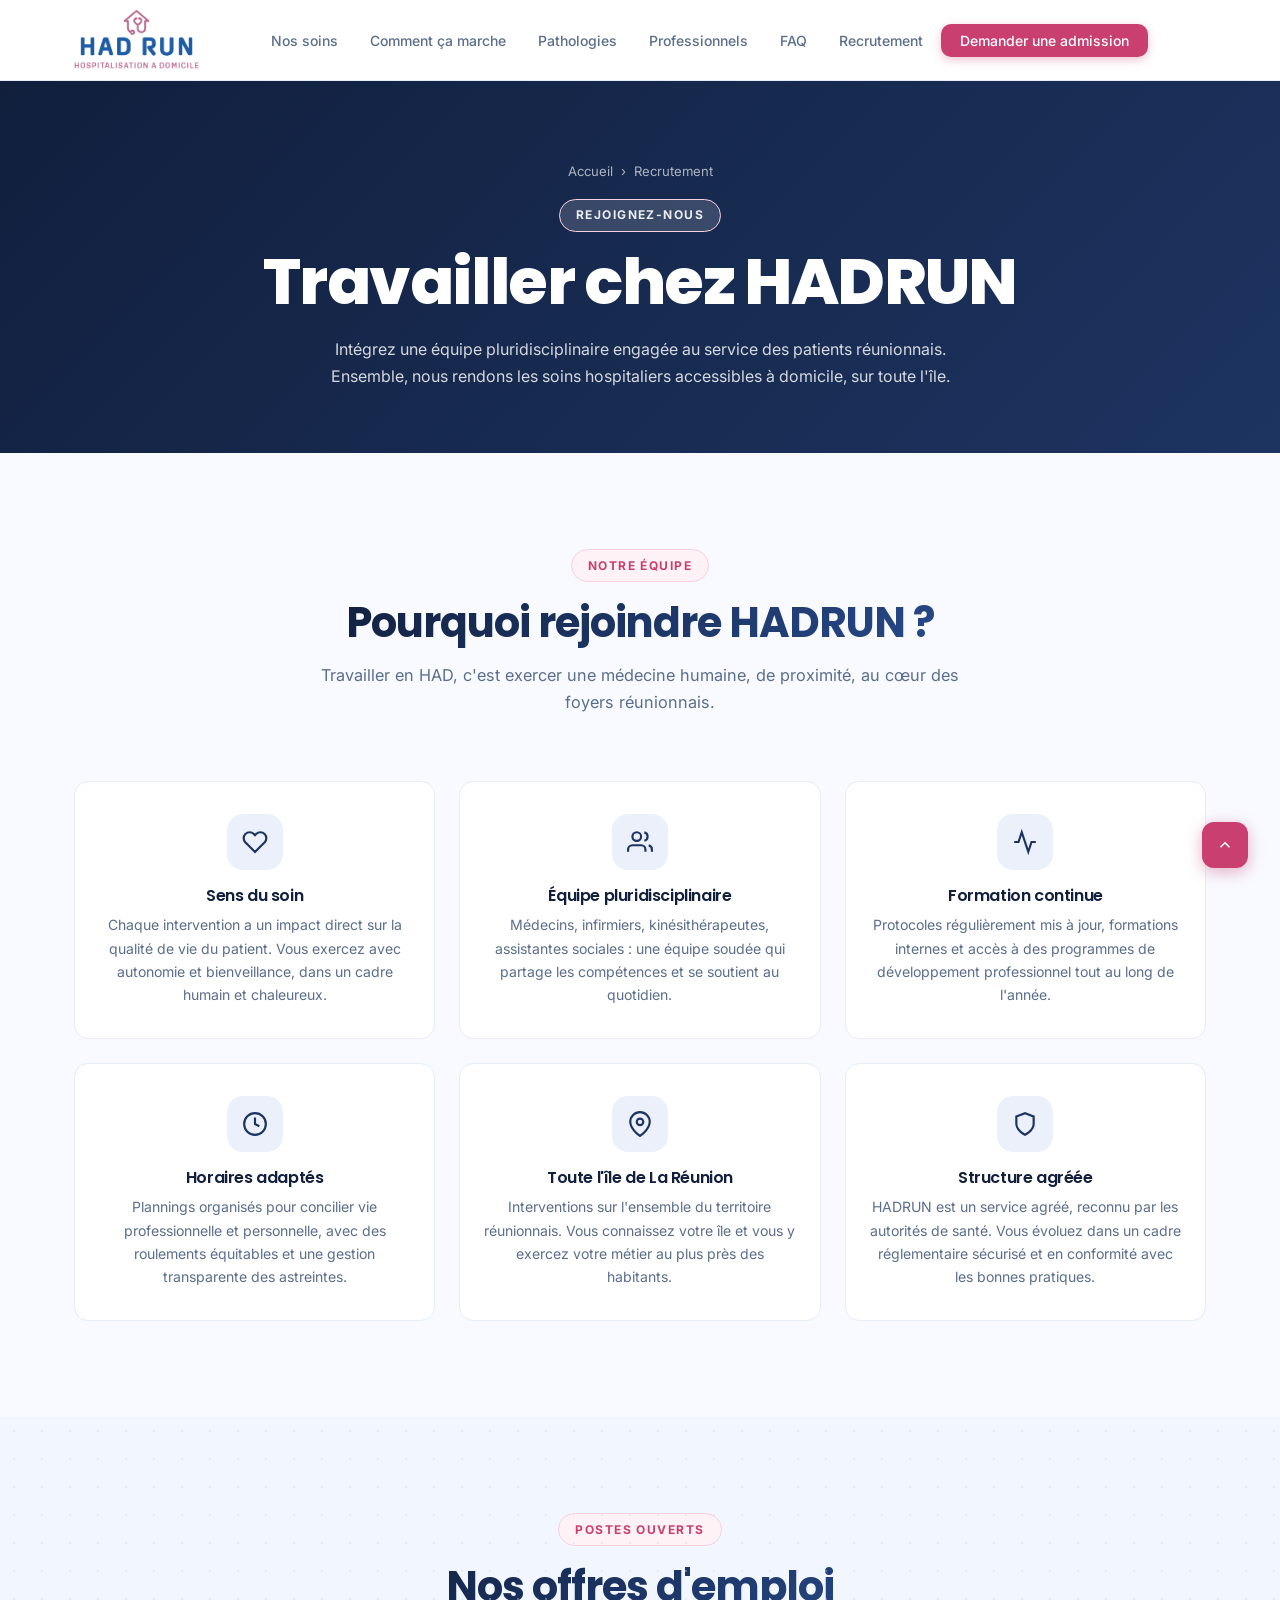
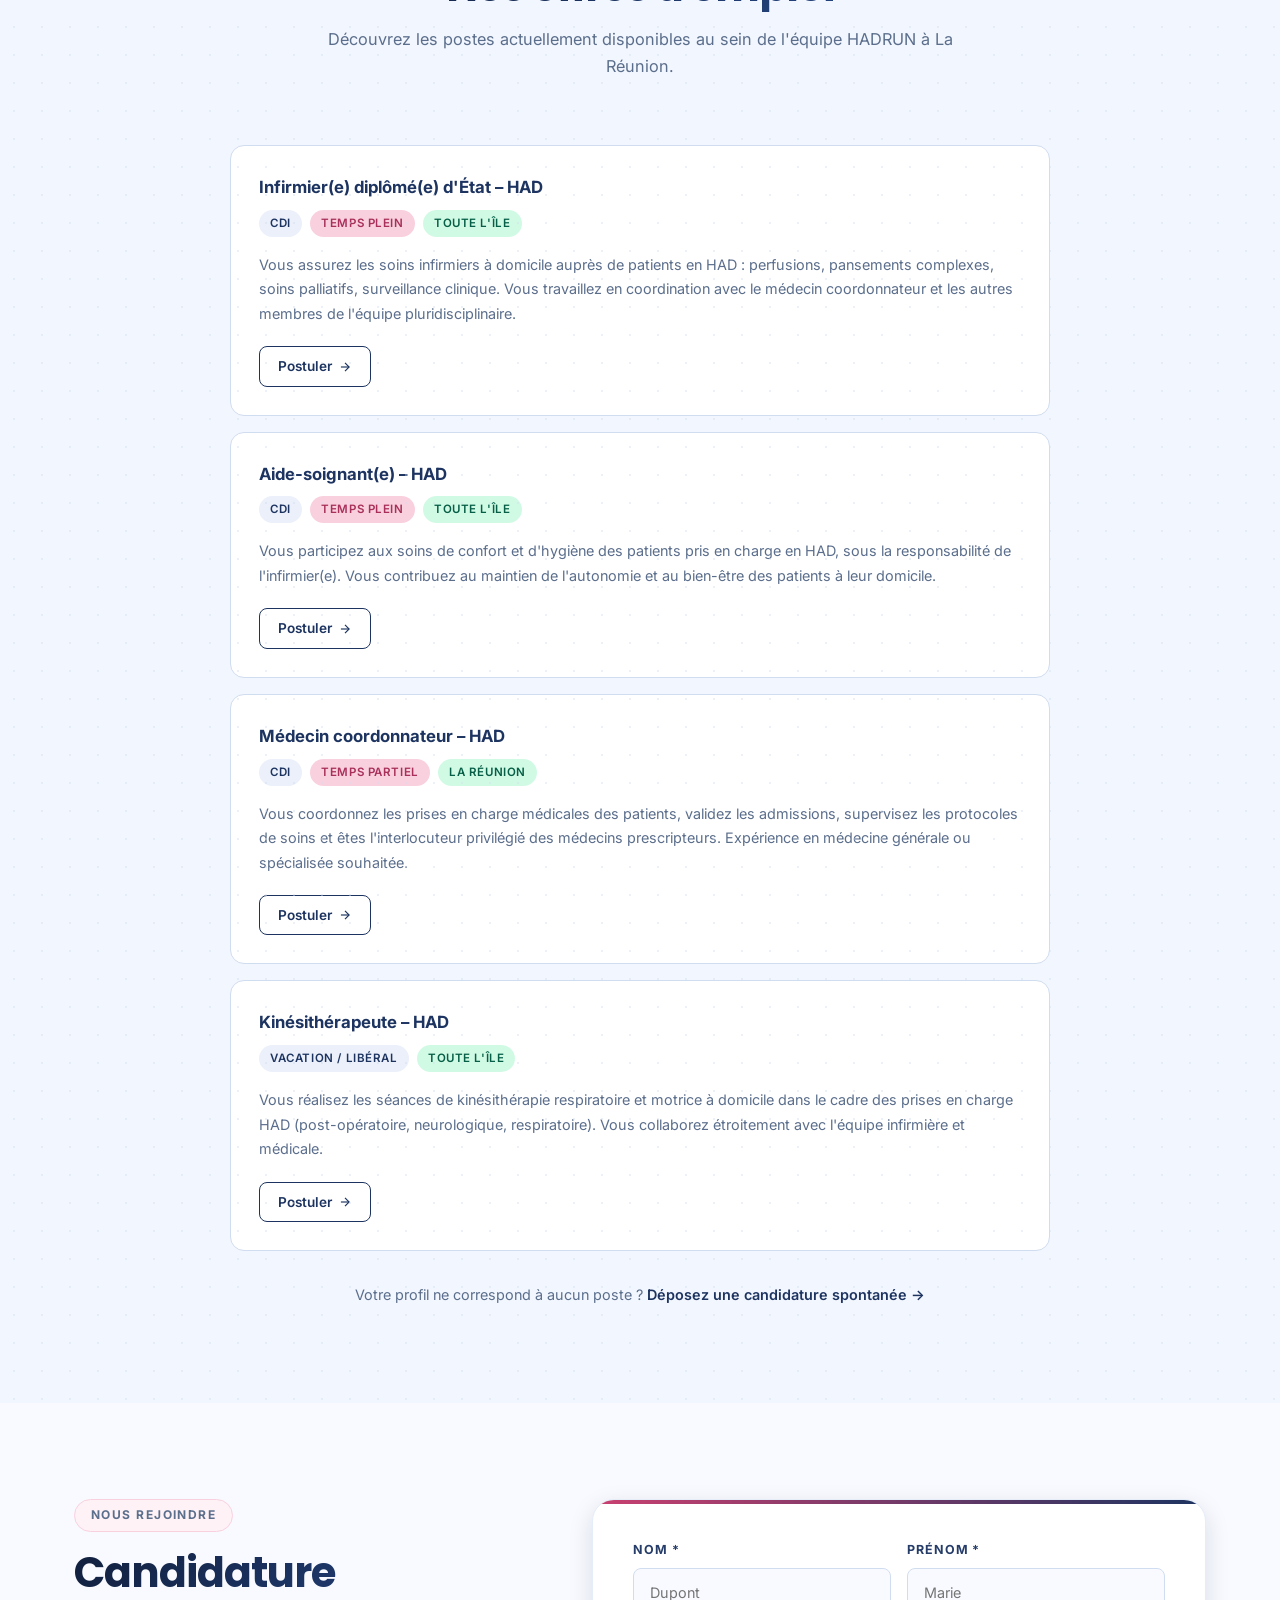
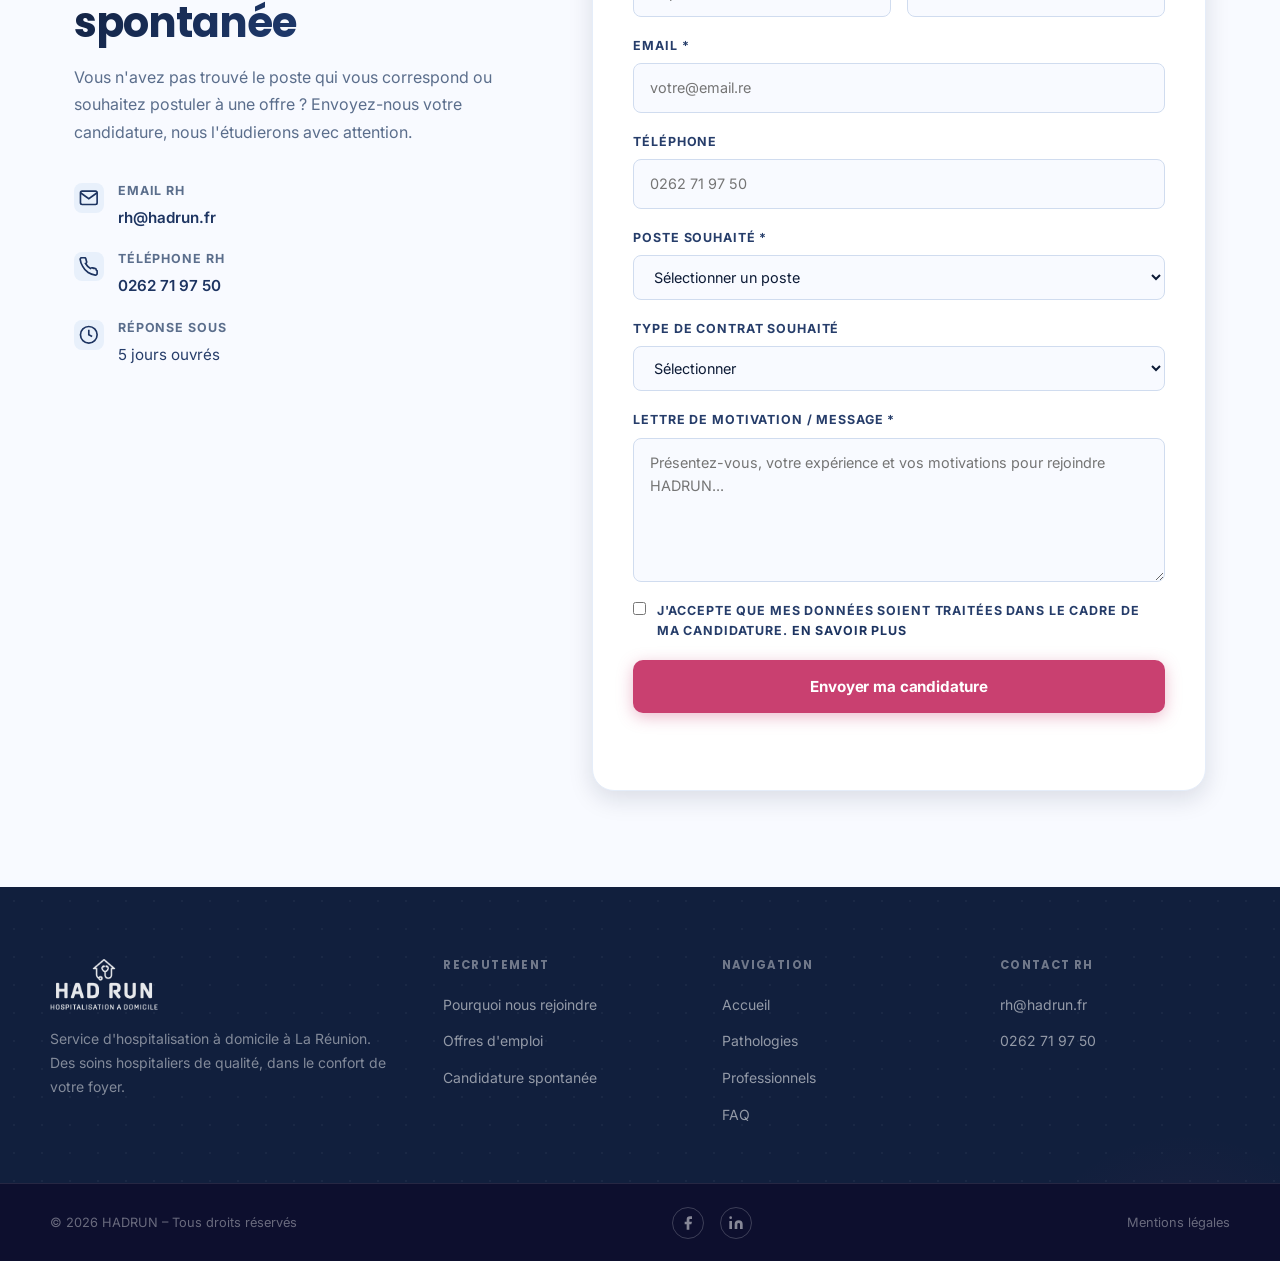
<file: pages/recrutement.html>
<!DOCTYPE html>
<html lang="fr" dir="ltr">
<head>
  <meta charset="UTF-8">
  <meta name="viewport" content="width=device-width, initial-scale=1.0">
  <title>Recrutement – Rejoignez l'équipe HADRUN La Réunion</title>
  <meta name="description" content="Rejoignez HADRUN, service d'hospitalisation à domicile à La Réunion. Découvrez nos offres d'emploi pour infirmiers, aides-soignants, médecins et postes administratifs.">
  <meta name="robots" content="index, follow">
  <link rel="canonical" href="https://hadrun.fr/pages/recrutement.html">
  <meta property="og:title" content="Recrutement – HADRUN La Réunion">
  <meta property="og:description" content="Rejoignez l'équipe HADRUN : infirmiers, aides-soignants, médecins, postes administratifs à La Réunion.">
  <meta property="og:url" content="https://hadrun.fr/pages/recrutement.html">
  <meta property="og:type" content="website">
  <link rel="icon" type="image/svg+xml" href="/images/favicon.svg">
  <link rel="preconnect" href="https://fonts.googleapis.com">
  <link rel="preconnect" href="https://fonts.gstatic.com" crossorigin>
  <link rel="stylesheet" href="https://fonts.googleapis.com/css2?family=Poppins:wght@400;600;700;800&family=Inter:wght@400;500;600&display=swap">
  <link rel="stylesheet" href="/css/style.css">
  <style>
    .page-hero {
      background: linear-gradient(135deg, var(--primary-dark), var(--primary));
      color: white;
      padding: 5rem 0 4rem;
      text-align: center;
    }
    .page-hero h1 { margin: .75rem 0 1rem; }
    .page-hero p { color: rgba(255,255,255,.82); max-width: 620px; margin: 0 auto; }

    .breadcrumb {
      display: flex; align-items: center; gap: .5rem;
      font-size: .82rem; color: rgba(255,255,255,.65);
      justify-content: center; margin-bottom: 1rem;
    }
    .breadcrumb a { color: rgba(255,255,255,.65); }
    .breadcrumb a:hover { color: white; }

    /* Offre d'emploi */
    .offre-card {
      background: var(--white);
      border: 1px solid var(--border);
      border-radius: var(--radius);
      padding: 1.75rem;
      transition: var(--transition);
    }
    .offre-card:hover {
      border-color: var(--rose);
      box-shadow: var(--shadow-md);
      transform: translateY(-2px);
    }
    .offre-header {
      display: flex;
      align-items: flex-start;
      justify-content: space-between;
      gap: 1rem;
      flex-wrap: wrap;
      margin-bottom: 1rem;
    }
    .offre-title { font-size: 1.05rem; font-weight: 700; color: var(--primary); margin-bottom: .3rem; }
    .offre-meta { display: flex; flex-wrap: wrap; gap: .5rem; margin-top: .5rem; }
    .offre-tag {
      font-size: .72rem; font-weight: 600; letter-spacing: .05em;
      text-transform: uppercase; padding: .25rem .7rem;
      border-radius: 99px; background: var(--primary-pale); color: var(--primary);
    }
    .offre-tag--rose { background: var(--rose-light); color: var(--rose-dark); }
    .offre-tag--green { background: #D1FAE5; color: #065F46; }
    .offre-desc { font-size: .9rem; color: var(--text-muted); line-height: 1.7; margin-bottom: 1.25rem; }
    .offre-btn {
      display: inline-flex; align-items: center; gap: .4rem;
      font-size: .85rem; font-weight: 600; color: var(--primary);
      border: 1.5px solid var(--primary); border-radius: 8px;
      padding: .5rem 1.1rem; transition: var(--transition);
    }
    .offre-btn:hover { background: var(--primary); color: white; }

    /* Valeurs */
    .valeur-card {
      text-align: center;
      padding: 2rem 1.5rem;
      background: var(--white);
      border-radius: var(--radius);
      border: 1px solid var(--border-light);
    }
    .valeur-icon {
      width: 56px; height: 56px; border-radius: 16px;
      background: var(--primary-pale);
      display: flex; align-items: center; justify-content: center;
      margin: 0 auto 1rem;
    }
    .valeur-icon svg { width: 26px; height: 26px; color: var(--primary); }
    .valeur-card h3 { font-size: 1rem; margin-bottom: .5rem; color: var(--primary-dark); }
    .valeur-card p { font-size: .88rem; color: var(--text-muted); line-height: 1.65; }

    /* Formulaire candidature spontanée */
    .candidature-wrap {
      background: var(--white);
      border: 1px solid var(--border);
      border-radius: var(--radius-lg);
      padding: 2.5rem;
      max-width: 720px;
      margin: 0 auto;
    }
  </style>
</head>
<body>

  <header class="site-header" id="site-header" role="banner">
    <div class="container header-inner">
      <a href="/" class="logo" aria-label="Accueil HADRUN">
        <img src="/images/logo.png" alt="HADRUN – Hospitalisation à Domicile La Réunion" class="logo-img">
      </a>
      <button class="burger" id="burger-btn" aria-expanded="false" aria-controls="main-nav" aria-label="Ouvrir le menu">
        <span></span><span></span><span></span>
      </button>
      <nav class="main-nav" id="main-nav" role="navigation" aria-label="Navigation principale">
        <ul role="list">
          <li><a href="/#soins" class="nav-link">Nos soins</a></li>
          <li><a href="/#comment-ca-marche" class="nav-link">Comment ça marche</a></li>
          <li><a href="/pages/pathologies.html" class="nav-link">Pathologies</a></li>
          <li><a href="/pages/professionnels.html" class="nav-link">Professionnels</a></li>
          <li><a href="/#faq" class="nav-link">FAQ</a></li>
          <li><a href="/pages/recrutement.html" class="nav-link" aria-current="page">Recrutement</a></li>
          <li><a href="/#professionnels" class="nav-link nav-cta">Demander une admission</a></li>
        </ul>
      </nav>
      <div class="nav-backdrop" id="nav-backdrop" aria-hidden="true"></div>
    </div>
  </header>

  <main id="main-content">

    <div class="page-hero">
      <div class="container">
        <nav class="breadcrumb" aria-label="Fil d'Ariane">
          <a href="/">Accueil</a>
          <span aria-hidden="true">›</span>
          <span aria-current="page">Recrutement</span>
        </nav>
        <p class="section-eyebrow" style="background:rgba(255,255,255,.15);color:rgba(255,255,255,.9)">Rejoignez-nous</p>
        <h1>Travailler chez HADRUN</h1>
        <p>Intégrez une équipe pluridisciplinaire engagée au service des patients réunionnais. Ensemble, nous rendons les soins hospitaliers accessibles à domicile, sur toute l'île.</p>
      </div>
    </div>

    <!-- POURQUOI NOUS REJOINDRE -->
    <section class="section" id="valeurs" aria-labelledby="valeurs-title">
      <div class="container">
        <div class="section-header">
          <p class="section-eyebrow">Notre équipe</p>
          <h2 id="valeurs-title">Pourquoi rejoindre HADRUN ?</h2>
          <p class="section-desc">Travailler en HAD, c'est exercer une médecine humaine, de proximité, au cœur des foyers réunionnais.</p>
        </div>

        <div class="cards-grid cards-3">
          <div class="valeur-card" data-aos>
            <div class="valeur-icon">
              <svg viewBox="0 0 24 24" fill="none" stroke="currentColor" stroke-width="2"><path d="M20.84 4.61a5.5 5.5 0 0 0-7.78 0L12 5.67l-1.06-1.06a5.5 5.5 0 0 0-7.78 7.78l1.06 1.06L12 21.23l7.78-7.78 1.06-1.06a5.5 5.5 0 0 0 0-7.78z"/></svg>
            </div>
            <h3>Sens du soin</h3>
            <p>Chaque intervention a un impact direct sur la qualité de vie du patient. Vous exercez avec autonomie et bienveillance, dans un cadre humain et chaleureux.</p>
          </div>

          <div class="valeur-card" data-aos>
            <div class="valeur-icon">
              <svg viewBox="0 0 24 24" fill="none" stroke="currentColor" stroke-width="2"><path d="M17 21v-2a4 4 0 0 0-4-4H5a4 4 0 0 0-4 4v2"/><circle cx="9" cy="7" r="4"/><path d="M23 21v-2a4 4 0 0 0-3-3.87"/><path d="M16 3.13a4 4 0 0 1 0 7.75"/></svg>
            </div>
            <h3>Équipe pluridisciplinaire</h3>
            <p>Médecins, infirmiers, kinésithérapeutes, assistantes sociales : une équipe soudée qui partage les compétences et se soutient au quotidien.</p>
          </div>

          <div class="valeur-card" data-aos>
            <div class="valeur-icon">
              <svg viewBox="0 0 24 24" fill="none" stroke="currentColor" stroke-width="2"><polyline points="22 12 18 12 15 21 9 3 6 12 2 12"/></svg>
            </div>
            <h3>Formation continue</h3>
            <p>Protocoles régulièrement mis à jour, formations internes et accès à des programmes de développement professionnel tout au long de l'année.</p>
          </div>

          <div class="valeur-card" data-aos>
            <div class="valeur-icon">
              <svg viewBox="0 0 24 24" fill="none" stroke="currentColor" stroke-width="2"><circle cx="12" cy="12" r="10"/><polyline points="12 6 12 12 16 14"/></svg>
            </div>
            <h3>Horaires adaptés</h3>
            <p>Plannings organisés pour concilier vie professionnelle et personnelle, avec des roulements équitables et une gestion transparente des astreintes.</p>
          </div>

          <div class="valeur-card" data-aos>
            <div class="valeur-icon">
              <svg viewBox="0 0 24 24" fill="none" stroke="currentColor" stroke-width="2"><path d="M21 10c0 7-9 13-9 13s-9-6-9-13a9 9 0 0 1 18 0z"/><circle cx="12" cy="10" r="3"/></svg>
            </div>
            <h3>Toute l'île de La Réunion</h3>
            <p>Interventions sur l'ensemble du territoire réunionnais. Vous connaissez votre île et vous y exercez votre métier au plus près des habitants.</p>
          </div>

          <div class="valeur-card" data-aos>
            <div class="valeur-icon">
              <svg viewBox="0 0 24 24" fill="none" stroke="currentColor" stroke-width="2"><path d="M12 22s8-4 8-10V5l-8-3-8 3v7c0 6 8 10 8 10z"/></svg>
            </div>
            <h3>Structure agréée</h3>
            <p>HADRUN est un service agréé, reconnu par les autorités de santé. Vous évoluez dans un cadre réglementaire sécurisé et en conformité avec les bonnes pratiques.</p>
          </div>
        </div>
      </div>
    </section>

    <!-- OFFRES D'EMPLOI -->
    <section class="section section-alt" id="offres" aria-labelledby="offres-title">
      <div class="container">
        <div class="section-header">
          <p class="section-eyebrow">Postes ouverts</p>
          <h2 id="offres-title">Nos offres d'emploi</h2>
          <p class="section-desc">Découvrez les postes actuellement disponibles au sein de l'équipe HADRUN à La Réunion.</p>
        </div>

        <div style="display:flex;flex-direction:column;gap:1rem;max-width:820px;margin:0 auto">

          <article class="offre-card" data-aos>
            <div class="offre-header">
              <div>
                <p class="offre-title">Infirmier(e) diplômé(e) d'État – HAD</p>
                <div class="offre-meta">
                  <span class="offre-tag">CDI</span>
                  <span class="offre-tag--rose offre-tag">Temps plein</span>
                  <span class="offre-tag--green offre-tag">Toute l'île</span>
                </div>
              </div>
            </div>
            <p class="offre-desc">Vous assurez les soins infirmiers à domicile auprès de patients en HAD : perfusions, pansements complexes, soins palliatifs, surveillance clinique. Vous travaillez en coordination avec le médecin coordonnateur et les autres membres de l'équipe pluridisciplinaire.</p>
            <a href="#candidature" class="offre-btn">
              Postuler
              <svg width="14" height="14" viewBox="0 0 24 24" fill="none" stroke="currentColor" stroke-width="2" aria-hidden="true"><line x1="5" y1="12" x2="19" y2="12"/><polyline points="12 5 19 12 12 19"/></svg>
            </a>
          </article>

          <article class="offre-card" data-aos>
            <div class="offre-header">
              <div>
                <p class="offre-title">Aide-soignant(e) – HAD</p>
                <div class="offre-meta">
                  <span class="offre-tag">CDI</span>
                  <span class="offre-tag--rose offre-tag">Temps plein</span>
                  <span class="offre-tag--green offre-tag">Toute l'île</span>
                </div>
              </div>
            </div>
            <p class="offre-desc">Vous participez aux soins de confort et d'hygiène des patients pris en charge en HAD, sous la responsabilité de l'infirmier(e). Vous contribuez au maintien de l'autonomie et au bien-être des patients à leur domicile.</p>
            <a href="#candidature" class="offre-btn">
              Postuler
              <svg width="14" height="14" viewBox="0 0 24 24" fill="none" stroke="currentColor" stroke-width="2" aria-hidden="true"><line x1="5" y1="12" x2="19" y2="12"/><polyline points="12 5 19 12 12 19"/></svg>
            </a>
          </article>

          <article class="offre-card" data-aos>
            <div class="offre-header">
              <div>
                <p class="offre-title">Médecin coordonnateur – HAD</p>
                <div class="offre-meta">
                  <span class="offre-tag">CDI</span>
                  <span class="offre-tag--rose offre-tag">Temps partiel</span>
                  <span class="offre-tag--green offre-tag">La Réunion</span>
                </div>
              </div>
            </div>
            <p class="offre-desc">Vous coordonnez les prises en charge médicales des patients, validez les admissions, supervisez les protocoles de soins et êtes l'interlocuteur privilégié des médecins prescripteurs. Expérience en médecine générale ou spécialisée souhaitée.</p>
            <a href="#candidature" class="offre-btn">
              Postuler
              <svg width="14" height="14" viewBox="0 0 24 24" fill="none" stroke="currentColor" stroke-width="2" aria-hidden="true"><line x1="5" y1="12" x2="19" y2="12"/><polyline points="12 5 19 12 12 19"/></svg>
            </a>
          </article>

          <article class="offre-card" data-aos>
            <div class="offre-header">
              <div>
                <p class="offre-title">Kinésithérapeute – HAD</p>
                <div class="offre-meta">
                  <span class="offre-tag">Vacation / Libéral</span>
                  <span class="offre-tag--green offre-tag">Toute l'île</span>
                </div>
              </div>
            </div>
            <p class="offre-desc">Vous réalisez les séances de kinésithérapie respiratoire et motrice à domicile dans le cadre des prises en charge HAD (post-opératoire, neurologique, respiratoire). Vous collaborez étroitement avec l'équipe infirmière et médicale.</p>
            <a href="#candidature" class="offre-btn">
              Postuler
              <svg width="14" height="14" viewBox="0 0 24 24" fill="none" stroke="currentColor" stroke-width="2" aria-hidden="true"><line x1="5" y1="12" x2="19" y2="12"/><polyline points="12 5 19 12 12 19"/></svg>
            </a>
          </article>

        </div>

        <p style="text-align:center;margin-top:2rem;font-size:.9rem;color:var(--text-muted)">
          Votre profil ne correspond à aucun poste ? <a href="#candidature" style="color:var(--primary);font-weight:600">Déposez une candidature spontanée →</a>
        </p>
      </div>
    </section>

    <!-- CANDIDATURE -->
    <section class="section contact-section" id="candidature" aria-labelledby="candidature-title">
      <div class="container contact-layout">
        <div class="contact-info">
          <p class="section-eyebrow">Nous rejoindre</p>
          <h2 id="candidature-title">Candidature spontanée</h2>
          <p>Vous n'avez pas trouvé le poste qui vous correspond ou souhaitez postuler à une offre ? Envoyez-nous votre candidature, nous l'étudierons avec attention.</p>

          <ul class="contact-details" role="list">
            <li>
              <svg viewBox="0 0 24 24" fill="none" stroke="currentColor" stroke-width="2" aria-hidden="true"><path d="M4 4h16c1.1 0 2 .9 2 2v12c0 1.1-.9 2-2 2H4c-1.1 0-2-.9-2-2V6c0-1.1.9-2 2-2z"/><polyline points="22,6 12,13 2,6"/></svg>
              <div>
                <strong>Email RH</strong>
                <a href="mailto:rh@hadrun.fr">rh@hadrun.fr</a>
              </div>
            </li>
            <li>
              <svg viewBox="0 0 24 24" fill="none" stroke="currentColor" stroke-width="2" aria-hidden="true"><path d="M22 16.92v3a2 2 0 0 1-2.18 2 19.79 19.79 0 0 1-8.63-3.07A19.5 19.5 0 0 1 4.69 11.5a19.79 19.79 0 0 1-3.07-8.67A2 2 0 0 1 3.6 1h3a2 2 0 0 1 2 1.72 12.84 12.84 0 0 0 .7 2.81 2 2 0 0 1-.45 2.11L8.09 8a16 16 0 0 0 6 6l.27-.27a2 2 0 0 1 2.11-.45 12.84 12.84 0 0 0 2.81.7A2 2 0 0 1 21 16z"/></svg>
              <div>
                <strong>Téléphone RH</strong>
                <a href="tel:+262262719750">0262 71 97 50</a>
              </div>
            </li>
            <li>
              <svg viewBox="0 0 24 24" fill="none" stroke="currentColor" stroke-width="2" aria-hidden="true"><circle cx="12" cy="12" r="10"/><polyline points="12 6 12 12 16 14"/></svg>
              <div>
                <strong>Réponse sous</strong>
                <span>5 jours ouvrés</span>
              </div>
            </li>
          </ul>
        </div>

        <div class="contact-form-wrap">
          <form class="contact-form" id="recrutement-form" action="/contact.php" method="post" novalidate>
            <div class="form-row--2">
              <div class="form-group">
                <label for="nom">Nom <span aria-hidden="true">*</span></label>
                <input type="text" id="nom" name="nom" autocomplete="family-name" required aria-required="true" placeholder="Dupont">
              </div>
              <div class="form-group">
                <label for="prenom">Prénom <span aria-hidden="true">*</span></label>
                <input type="text" id="prenom" name="prenom" autocomplete="given-name" required aria-required="true" placeholder="Marie">
              </div>
            </div>

            <div class="form-group">
              <label for="email">Email <span aria-hidden="true">*</span></label>
              <input type="email" id="email" name="email" autocomplete="email" required aria-required="true" placeholder="votre@email.re">
            </div>

            <div class="form-group">
              <label for="telephone">Téléphone</label>
              <input type="tel" id="telephone" name="telephone" autocomplete="tel" placeholder="0262 71 97 50">
            </div>

            <div class="form-group">
              <label for="qualite">Poste souhaité <span aria-hidden="true">*</span></label>
              <select id="qualite" name="qualite" required aria-required="true">
                <option value="">Sélectionner un poste</option>
                <option value="infirmier">Infirmier(e) diplômé(e) d'État</option>
                <option value="aide-soignant">Aide-soignant(e)</option>
                <option value="medecin-coord">Médecin coordonnateur</option>
                <option value="kinesitherapeute">Kinésithérapeute</option>
                <option value="administratif">Poste administratif</option>
                <option value="autre">Autre / Candidature spontanée</option>
              </select>
            </div>

            <div class="form-group">
              <label for="sujet">Type de contrat souhaité</label>
              <select id="sujet" name="sujet">
                <option value="">Sélectionner</option>
                <option value="cdi">CDI</option>
                <option value="cdd">CDD</option>
                <option value="vacation">Vacation / Libéral</option>
                <option value="stage">Stage / Alternance</option>
              </select>
            </div>

            <div class="form-group">
              <label for="message">Lettre de motivation / Message <span aria-hidden="true">*</span></label>
              <textarea id="message" name="message" rows="5" required aria-required="true" placeholder="Présentez-vous, votre expérience et vos motivations pour rejoindre HADRUN..."></textarea>
            </div>

            <div class="form-group form-group--check">
              <label class="checkbox-label">
                <input type="checkbox" name="rgpd" id="rgpd" required aria-required="true">
                <span>J'accepte que mes données soient traitées dans le cadre de ma candidature. <a href="/mentions-legales.html#rgpd" style="color:var(--primary)">En savoir plus</a></span>
              </label>
            </div>

            <div class="form-honeypot" aria-hidden="true">
              <input type="text" name="website" tabindex="-1" autocomplete="off">
            </div>

            <button type="submit" class="btn btn-primary btn-full" id="submit-btn">
              <span class="btn-text">Envoyer ma candidature</span>
              <span class="btn-loading" aria-hidden="true"></span>
            </button>

            <div class="form-feedback" id="form-feedback" role="alert" aria-live="polite"></div>
          </form>
        </div>
      </div>
    </section>

  </main>

  <footer class="site-footer" role="contentinfo">
    <div class="container footer-inner">
      <div class="footer-brand">
        <a href="/" class="logo logo--white" aria-label="Retour à l'accueil HADRUN">
          <img src="/images/logo.png" alt="HADRUN" class="logo-img logo-img--footer">
        </a>
        <p>Service d'hospitalisation à domicile à La Réunion. Des soins hospitaliers de qualité, dans le confort de votre foyer.</p>
      </div>
      <div class="footer-col">
        <h3 class="footer-heading">Recrutement</h3>
        <ul role="list">
          <li><a href="#valeurs">Pourquoi nous rejoindre</a></li>
          <li><a href="#offres">Offres d'emploi</a></li>
          <li><a href="#candidature">Candidature spontanée</a></li>
        </ul>
      </div>
      <div class="footer-col">
        <h3 class="footer-heading">Navigation</h3>
        <ul role="list">
          <li><a href="/">Accueil</a></li>
          <li><a href="/pages/pathologies.html">Pathologies</a></li>
          <li><a href="/pages/professionnels.html">Professionnels</a></li>
          <li><a href="/#faq">FAQ</a></li>
        </ul>
      </div>
      <div class="footer-col">
        <h3 class="footer-heading">Contact RH</h3>
        <ul role="list">
          <li><a href="mailto:rh@hadrun.fr">rh@hadrun.fr</a></li>
          <li><a href="tel:+262262719750">0262 71 97 50</a></li>
        </ul>
      </div>
    </div>
    <div class="footer-bottom">
      <div class="container footer-bottom-inner">
        <p>&copy; 2026 HADRUN – Tous droits réservés</p>
        <div class="footer-social">
          <a href="https://www.facebook.com/aurar.dialyse.nutrition" target="_blank" rel="noopener" aria-label="Facebook Aurar">
            <svg width="16" height="16" viewBox="0 0 24 24" fill="currentColor" aria-hidden="true"><path d="M18 2h-3a5 5 0 0 0-5 5v3H7v4h3v8h4v-8h3l1-4h-4V7a1 1 0 0 1 1-1h3z"/></svg>
          </a>
          <a href="https://www.linkedin.com/company/groupe-ovia-sante/" target="_blank" rel="noopener" aria-label="LinkedIn Groupe Ovia Santé">
            <svg width="16" height="16" viewBox="0 0 24 24" fill="currentColor" aria-hidden="true"><path d="M16 8a6 6 0 0 1 6 6v7h-4v-7a2 2 0 0 0-2-2 2 2 0 0 0-2 2v7h-4v-7a6 6 0 0 1 6-6z"/><rect x="2" y="9" width="4" height="12"/><circle cx="4" cy="4" r="2"/></svg>
          </a>
        </div>
        <ul role="list">
          <li><a href="/mentions-legales.html">Mentions légales</a></li>
        </ul>
      </div>
    </div>
  </footer>

  <button class="scroll-top" id="scroll-top" aria-label="Retour en haut de page" hidden>
    <svg viewBox="0 0 24 24" fill="none" stroke="currentColor" stroke-width="2" aria-hidden="true"><polyline points="18 15 12 9 6 15"/></svg>
  </button>

  <script src="/js/main.js" defer></script>
</body>
</html>
</file>
<file: css/style.css>
/* ===== RESET & BASE ===== */
*, *::before, *::after { box-sizing: border-box; margin: 0; padding: 0; }

:root {
  --primary:        #1D3461;
  --primary-dark:   #111F3D;
  --primary-light:  #284B8C;
  --primary-pale:   #EBF0FA;

  --rose:           #C94070;
  --rose-dark:      #A8305A;
  --rose-light:     #F9D0DE;
  --rose-pale:      #FEF2F6;

  --blue:           #3A6BC4;
  --blue-light:     #E8F0FB;
  --blue-pale:      #F4F7FE;

  --text:           #0D1B36;
  --text-mid:       #263D6A;
  --text-muted:     #5B6E8C;
  --bg:             #F8FAFF;
  --bg-alt:         #F2F6FE;
  --border:         #D0DCEF;
  --border-light:   #E5EDF9;
  --white:          #FFFFFF;

  --shadow-xs:  0 1px 3px rgba(13,27,54,.06);
  --shadow-sm:  0 2px 8px rgba(13,27,54,.09);
  --shadow-md:  0 8px 24px rgba(13,27,54,.13);
  --shadow-lg:  0 16px 48px rgba(13,27,54,.17);
  --shadow-xl:  0 24px 64px rgba(13,27,54,.22);

  --radius-sm:  8px;
  --radius:     14px;
  --radius-lg:  22px;
  --radius-xl:  32px;
  --transition: .22s cubic-bezier(.4,0,.2,1);
}

html { scroll-behavior: smooth; font-size: 16px; }
body {
  font-family: 'Inter', 'Segoe UI', system-ui, sans-serif;
  color: var(--text);
  background: var(--bg);
  line-height: 1.65;
  -webkit-font-smoothing: antialiased;
}
img { max-width: 100%; display: block; }
a { color: inherit; text-decoration: none; }
ul, ol { list-style: none; }
button { cursor: pointer; border: none; background: none; font: inherit; }

/* ===== TYPOGRAPHY ===== */
h1, h2, h3, h4 {
  font-family: 'Poppins', 'Segoe UI', sans-serif;
  line-height: 1.2;
  letter-spacing: -.025em;
}
h1 { font-size: clamp(2.4rem, 5.5vw, 4rem); font-weight: 800; }
h2 { font-size: clamp(1.75rem, 3.5vw, 2.6rem); font-weight: 700; }
h3 { font-size: 1.1rem; font-weight: 600; }

/* ===== LAYOUT ===== */
.container { max-width: 1180px; margin: 0 auto; padding: 0 1.5rem; }
.section { padding: 6rem 0; position: relative; }
.section-alt {
  background: var(--bg-alt);
}
.section-alt::before {
  content: '';
  position: absolute;
  inset: 0;
  background-image: radial-gradient(circle, var(--border) 1px, transparent 1px);
  background-size: 28px 28px;
  opacity: .4;
  pointer-events: none;
}

.section-header { text-align: center; max-width: 660px; margin: 0 auto 4rem; }
.section-eyebrow {
  display: inline-flex;
  align-items: center;
  gap: .45rem;
  font-size: .75rem;
  font-weight: 700;
  letter-spacing: .12em;
  text-transform: uppercase;
  color: var(--rose);
  background: var(--rose-pale);
  border: 1px solid var(--rose-light);
  padding: .35rem 1rem;
  border-radius: 99px;
  margin-bottom: 1rem;
}
.section-header h2 {
  background: linear-gradient(135deg, var(--primary-dark) 0%, var(--primary-light) 100%);
  -webkit-background-clip: text;
  -webkit-text-fill-color: transparent;
  background-clip: text;
}
.section-desc { color: var(--text-muted); margin-top: .85rem; font-size: 1.02rem; line-height: 1.7; }

/* ===== BUTTONS ===== */
.btn {
  display: inline-flex;
  align-items: center;
  gap: .55rem;
  padding: .85rem 2rem;
  border-radius: 10px;
  font-weight: 700;
  font-size: .95rem;
  transition: var(--transition);
  white-space: nowrap;
  letter-spacing: -.01em;
}
.btn-primary {
  background: var(--rose);
  color: var(--white);
  box-shadow: 0 4px 16px rgba(201,64,112,.35);
}
.btn-primary:hover {
  background: var(--rose-dark);
  transform: translateY(-2px);
  box-shadow: 0 8px 24px rgba(201,64,112,.45);
}
.btn-outline {
  border: 2px solid rgba(255,255,255,.6);
  color: var(--white);
  background: rgba(255,255,255,.08);
  backdrop-filter: blur(4px);
  border-radius: 10px;
}
.btn-outline:hover { background: rgba(255,255,255,.18); border-color: white; }
.btn-secondary {
  background: var(--white);
  color: var(--primary);
  border: 2px solid var(--border);
  box-shadow: var(--shadow-xs);
}
.btn-secondary:hover {
  background: var(--blue-light);
  border-color: var(--blue);
  transform: translateY(-1px);
  box-shadow: var(--shadow-sm);
}
.btn-white {
  background: var(--white);
  color: var(--rose-dark);
  font-weight: 700;
  box-shadow: 0 4px 16px rgba(0,0,0,.12);
  border-radius: 10px;
}
.btn-white:hover {
  background: var(--rose-pale);
  transform: translateY(-2px);
  box-shadow: 0 8px 24px rgba(0,0,0,.18);
}
.btn-full { width: 100%; justify-content: center; }

/* ===== HEADER ===== */
.site-header {
  position: sticky;
  top: 0;
  z-index: 100;
  background: rgba(255,255,255,.94);
  backdrop-filter: blur(16px);
  -webkit-backdrop-filter: blur(16px);
  border-bottom: 1px solid var(--border-light);
  transition: box-shadow var(--transition);
}
.site-header.scrolled { box-shadow: var(--shadow-md); }
.header-inner {
  display: flex;
  align-items: center;
  justify-content: space-between;
  gap: 1.5rem;
  height: 80px;
}
.logo { display: flex; align-items: center; }
.logo-img { height: 60px; width: auto; display: block; }
.logo-img--footer { height: 52px; filter: brightness(0) invert(1); opacity: .9; }
.logo-text {
  font-family: 'Poppins', sans-serif;
  font-size: 1.25rem;
  font-weight: 800;
  color: var(--primary-dark);
  letter-spacing: -.03em;
}
.logo-sub {
  display: block;
  font-size: .65rem;
  font-weight: 500;
  color: var(--text-muted);
  letter-spacing: .03em;
  margin-top: -.15rem;
}

.main-nav ul { display: flex; gap: .2rem; align-items: center; }
.nav-link {
  font-size: .875rem;
  font-weight: 500;
  color: var(--text-muted);
  padding: .5rem .9rem;
  border-radius: var(--radius-sm);
  transition: var(--transition);
}
.nav-link:hover { color: var(--primary); background: var(--blue-light); }
.nav-cta {
  background: var(--rose) !important;
  color: var(--white) !important;
  border-radius: 10px;
  padding: .5rem 1.2rem;
  box-shadow: 0 3px 10px rgba(201,64,112,.3);
}
.nav-cta:hover {
  background: var(--rose-dark) !important;
  transform: translateY(-1px);
  box-shadow: 0 6px 16px rgba(201,64,112,.4) !important;
}

.burger { display: none; flex-direction: column; gap: 5px; padding: .4rem; }
.burger span { display: block; width: 22px; height: 2px; background: var(--text); border-radius: 2px; transition: var(--transition); }

/* ===== HERO ===== */
.hero {
  position: relative;
  min-height: 92vh;
  display: flex;
  flex-direction: column;
  overflow: hidden;
}
.hero::before {
  content: '';
  position: absolute;
  inset: 0;
  background: linear-gradient(135deg, #0C1830 0%, #1D3461 55%, #284B8C 100%);
  z-index: 0;
}
.hero::after {
  content: '';
  position: absolute;
  inset: 0;
  background-image:
    radial-gradient(ellipse at 75% 30%, rgba(201,64,112,.18) 0%, transparent 50%),
    radial-gradient(ellipse at 15% 70%, rgba(58,107,196,.22) 0%, transparent 45%),
    radial-gradient(ellipse at 50% 100%, rgba(40,75,140,.3) 0%, transparent 50%);
  z-index: 0;
}
.hero-bg {
  position: absolute;
  inset: 0;
  z-index: 0;
  background-image: radial-gradient(circle, rgba(255,255,255,.1) 1px, transparent 1px);
  background-size: 40px 40px;
}
.orb {
  position: absolute;
  border-radius: 50%;
  filter: blur(90px);
  pointer-events: none;
  z-index: 0;
}
.orb-1 { width: 550px; height: 550px; background: rgba(58,107,196,.2); top: -150px; right: -80px; }
.orb-2 { width: 400px; height: 400px; background: rgba(201,64,112,.18); bottom: -50px; left: -100px; }
.orb-3 { width: 280px; height: 280px; background: rgba(255,255,255,.06); top: 30%; left: 30%; }

.hero-inner {
  display: grid;
  grid-template-columns: 1fr 420px;
  gap: 3.5rem;
  align-items: center;
  position: relative;
  z-index: 1;
  padding: 6rem 0 3.5rem;
  flex: 1;
}

.hero-content { max-width: 600px; }
.hero-eyebrow {
  display: inline-flex;
  align-items: center;
  gap: .6rem;
  font-size: .75rem;
  font-weight: 700;
  letter-spacing: .12em;
  text-transform: uppercase;
  color: rgba(255,255,255,.85);
  background: rgba(255,255,255,.1);
  border: 1px solid rgba(255,255,255,.2);
  padding: .4rem 1.1rem;
  border-radius: 99px;
  margin-bottom: 1.5rem;
  backdrop-filter: blur(8px);
}
.hero h1 {
  color: var(--white);
  margin-bottom: 1.4rem;
  text-shadow: 0 2px 24px rgba(0,0,0,.25);
}
.hero h1 em {
  font-style: normal;
  position: relative;
  color: var(--white);
}
.hero h1 em::after {
  content: '';
  position: absolute;
  bottom: 2px; left: 0; right: 0;
  height: 6px;
  background: var(--rose);
  border-radius: 3px;
  opacity: .85;
}
.hero-desc {
  font-size: 1.12rem;
  color: rgba(255,255,255,.78);
  margin-bottom: 2.4rem;
  max-width: 520px;
  line-height: 1.78;
}
.hero-actions { display: flex; gap: 1rem; flex-wrap: wrap; margin-bottom: 3rem; }
.hero-badges { display: flex; flex-wrap: wrap; gap: .6rem; }
.badge {
  font-size: .76rem;
  font-weight: 600;
  color: rgba(255,255,255,.85);
  background: rgba(255,255,255,.1);
  border: 1px solid rgba(255,255,255,.18);
  padding: .32rem .95rem;
  border-radius: 99px;
  backdrop-filter: blur(6px);
}

/* Hero card — glassmorphism */
.hero-card {
  background: rgba(255,255,255,.1);
  border: 1px solid rgba(255,255,255,.2);
  backdrop-filter: blur(20px);
  -webkit-backdrop-filter: blur(20px);
  border-radius: var(--radius-lg);
  padding: 2.2rem;
  box-shadow: 0 20px 60px rgba(0,0,0,.25), inset 0 1px 0 rgba(255,255,255,.2);
}
.hero-card-inner { display: flex; flex-direction: column; gap: 1.4rem; margin-bottom: 2rem; }
.hero-stat { display: flex; flex-direction: column; gap: .2rem; }
.hero-stat-num {
  font-family: 'Poppins', sans-serif;
  font-size: 2.2rem;
  font-weight: 800;
  color: var(--white);
  line-height: 1;
}
.hero-stat-label { font-size: .82rem; color: rgba(255,255,255,.65); font-weight: 500; }
.hero-stat-divider { height: 1px; background: rgba(255,255,255,.15); }

.steps-mini { display: flex; flex-direction: column; gap: 1rem; }
.step-mini { display: flex; align-items: flex-start; gap: .9rem; }
.step-mini-num {
  width: 30px; height: 30px;
  border-radius: 50%;
  background: var(--rose);
  color: #fff;
  font-weight: 800;
  font-size: .8rem;
  display: flex; align-items: center; justify-content: center;
  flex-shrink: 0;
  box-shadow: 0 3px 10px rgba(201,64,112,.5);
}
.step-mini-text { font-size: .85rem; color: rgba(255,255,255,.8); }
.step-mini-text strong { display: block; font-size: .92rem; color: var(--white); margin-bottom: .1rem; }

.hero-wave { position: relative; z-index: 1; line-height: 0; margin-top: auto; }
.hero-wave svg { width: 100%; height: 70px; display: block; }

/* ===== CARDS ===== */
.cards-grid { display: grid; gap: 1.5rem; }
.cards-3 { grid-template-columns: repeat(3, 1fr); }
.cards-2 { grid-template-columns: repeat(2, 1fr); }

.card {
  background: var(--white);
  border: 1px solid var(--border-light);
  border-radius: var(--radius);
  padding: 1.9rem;
  transition: var(--transition);
  position: relative;
  overflow: hidden;
}
.card::before {
  content: '';
  position: absolute;
  top: 0; left: 0; right: 0;
  height: 3px;
  border-radius: var(--radius) var(--radius) 0 0;
  background: linear-gradient(90deg, var(--rose), var(--primary-light));
  opacity: 0;
  transition: opacity var(--transition);
}
.card:hover {
  transform: translateY(-5px);
  box-shadow: var(--shadow-lg);
  border-color: var(--border);
}
.card:hover::before { opacity: 1; }
.card::after {
  content: '';
  position: absolute;
  bottom: -30px; right: -30px;
  width: 100px; height: 100px;
  border-radius: 50%;
  background: var(--blue-pale);
  transition: var(--transition);
  pointer-events: none;
}
.card:hover::after { transform: scale(1.5); }

.card-icon {
  width: 56px; height: 56px;
  border-radius: 14px;
  display: flex; align-items: center; justify-content: center;
  margin-bottom: 1.4rem;
  position: relative; z-index: 1;
  box-shadow: var(--shadow-sm);
}
.card-icon svg { width: 24px; height: 24px; }
.card-icon--green  { background: linear-gradient(135deg, #DCFCE7, #A7F3D0); color: #065F46; }
.card-icon--teal   { background: linear-gradient(135deg, #DBEAFE, #BFDBFE); color: #1D4ED8; }
.card-icon--blue   { background: linear-gradient(135deg, #E0E7FF, #C7D2FE); color: #3730A3; }
.card-icon--purple { background: linear-gradient(135deg, #EDE9FE, #DDD6FE); color: #6D28D9; }
.card-icon--amber  { background: linear-gradient(135deg, #FEF3C7, #FDE68A); color: #B45309; }
.card-icon--red    { background: linear-gradient(135deg, #FCE7F3, #FBCFE8); color: #9D174D; }
.card-icon--pink   { background: linear-gradient(135deg, #FEE2E2, #FECACA); color: #991B1B; }

.card-title { font-size: 1.05rem; margin-bottom: .65rem; color: var(--text); position: relative; z-index: 1; }
.card-desc { font-size: .9rem; color: var(--text-muted); line-height: 1.7; position: relative; z-index: 1; }
.card-link {
  display: inline-flex; align-items: center; gap: .4rem;
  font-size: .85rem; font-weight: 600;
  color: var(--rose);
  margin-top: 1.1rem;
  transition: var(--transition);
  position: relative; z-index: 1;
}
.card-link:hover { gap: .65rem; color: var(--rose-dark); }

/* ===== PROCESS STEPS ===== */
.process-grid {
  display: grid;
  grid-template-columns: repeat(6, 1fr);
  gap: 0;
  position: relative;
}
.process-grid::before {
  content: '';
  position: absolute;
  top: 29px;
  left: calc(8.33% + 28px);
  right: calc(8.33% + 28px);
  height: 2px;
  background: linear-gradient(90deg, var(--rose), var(--primary-light));
  z-index: 0;
}
.process-step {
  text-align: center;
  padding: 0 1rem 2rem;
  position: relative; z-index: 1;
}
.process-num {
  width: 60px; height: 60px;
  border-radius: 50%;
  background: linear-gradient(135deg, var(--primary), var(--primary-light));
  color: var(--white);
  font-family: 'Poppins', sans-serif;
  font-size: 1.5rem; font-weight: 800;
  display: flex; align-items: center; justify-content: center;
  margin: 0 auto 1.5rem;
  box-shadow: 0 6px 20px rgba(29,52,97,.35);
  border: 3px solid var(--white);
  outline: 2px solid var(--primary-light);
}
.process-step-inner {
  background: var(--white);
  border: 1px solid var(--border-light);
  border-radius: var(--radius);
  padding: 1.5rem 1.25rem;
  box-shadow: var(--shadow-xs);
  transition: var(--transition);
}
.process-step:hover .process-step-inner {
  box-shadow: var(--shadow-md);
  border-color: var(--border);
  transform: translateY(-3px);
}
.process-step h3 { margin-bottom: .55rem; font-size: .875rem; }
.process-step p { font-size: .78rem; color: var(--text-muted); line-height: 1.6; }

/* ===== BENEFITS ===== */
.benefits-layout { display: grid; grid-template-columns: 1fr 1fr; gap: 5rem; align-items: center; }
.benefits-list { display: flex; flex-direction: column; gap: 1.4rem; margin-top: 2.2rem; }
.benefit-item { display: flex; align-items: flex-start; gap: 1.1rem; }
.benefit-icon {
  width: 48px; height: 48px;
  border-radius: 14px;
  background: linear-gradient(135deg, var(--blue-light), var(--primary-pale));
  color: var(--primary);
  display: flex; align-items: center; justify-content: center;
  flex-shrink: 0;
  box-shadow: var(--shadow-xs);
  border: 1px solid var(--border-light);
}
.benefit-icon svg { width: 20px; height: 20px; }
.benefit-item h4 { font-size: .95rem; margin-bottom: .3rem; }
.benefit-item p { font-size: .875rem; color: var(--text-muted); line-height: 1.65; }

.benefits-visual {
  background: linear-gradient(145deg, var(--primary-dark) 0%, var(--primary) 55%, var(--primary-light) 100%);
  border-radius: var(--radius-xl);
  padding: 2.8rem;
  color: var(--white);
  position: relative;
  overflow: hidden;
  box-shadow: var(--shadow-xl);
}
.benefits-visual::before {
  content: '';
  position: absolute; inset: 0;
  background-image: radial-gradient(circle, rgba(255,255,255,.09) 1px, transparent 1px);
  background-size: 24px 24px;
  pointer-events: none;
}
.benefits-visual::after {
  content: '';
  position: absolute;
  bottom: -60px; right: -60px;
  width: 240px; height: 240px;
  border-radius: 50%;
  background: rgba(201,64,112,.15);
  pointer-events: none;
}
.stat-grid { display: grid; grid-template-columns: 1fr 1fr; gap: 1.25rem; position: relative; z-index: 1; }
.stat-box {
  background: rgba(255,255,255,.1);
  border: 1px solid rgba(255,255,255,.18);
  border-radius: var(--radius);
  padding: 1.4rem 1.1rem;
  text-align: center;
  transition: var(--transition);
  backdrop-filter: blur(8px);
}
.stat-box:hover { background: rgba(255,255,255,.18); transform: translateY(-2px); }
.stat-box { text-align: center; }
.stat-num {
  font-family: 'Poppins', sans-serif;
  font-size: 2.4rem; font-weight: 800;
  display: inline; line-height: 1;
}
.stat-label { font-size: .78rem; opacity: .75; margin-top: .35rem; display: block; }

/* ===== PATHOLOGIES TAGS ===== */
.tags-cloud { display: flex; flex-wrap: wrap; gap: .75rem; justify-content: center; }
.path-tag {
  display: flex; align-items: center; gap: .5rem;
  font-size: .875rem; font-weight: 500;
  padding: .6rem 1.2rem;
  border-radius: 99px;
  border: 1.5px solid var(--border);
  background: var(--white);
  color: var(--text-mid);
  transition: var(--transition);
  box-shadow: var(--shadow-xs);
}
.path-tag:hover {
  border-color: var(--rose);
  background: var(--rose-pale);
  color: var(--rose-dark);
  transform: translateY(-2px);
  box-shadow: var(--shadow-sm);
}
.path-tag-dot { width: 8px; height: 8px; border-radius: 50%; flex-shrink: 0; }
.path-tag-dot--green  { background: #10B981; }
.path-tag-dot--blue   { background: #3B82F6; }
.path-tag-dot--purple { background: #8B5CF6; }
.path-tag-dot--amber  { background: #F59E0B; }
.path-tag-dot--red    { background: #EF4444; }
.path-tag-dot--teal   { background: #06B6D4; }

/* ===== CTA BANNER ===== */
.cta-banner {
  background: linear-gradient(135deg, var(--primary-dark) 0%, var(--primary) 50%, var(--rose-dark) 100%);
  color: var(--white);
  padding: 5.5rem 0;
  text-align: center;
  position: relative;
  overflow: hidden;
}
.cta-banner::before {
  content: '';
  position: absolute; inset: 0;
  background-image: radial-gradient(circle, rgba(255,255,255,.07) 1.5px, transparent 1.5px);
  background-size: 32px 32px;
}
.cta-banner::after {
  content: '';
  position: absolute;
  top: -80px; left: 50%;
  transform: translateX(-50%);
  width: 700px; height: 350px;
  background: radial-gradient(ellipse, rgba(201,64,112,.25), transparent 65%);
  pointer-events: none;
}
.cta-banner h2 { margin-bottom: .85rem; position: relative; z-index: 1; }
.cta-banner p {
  color: rgba(255,255,255,.78);
  margin-bottom: 2.5rem;
  max-width: 580px;
  margin-left: auto; margin-right: auto;
  position: relative; z-index: 1;
  font-size: 1.05rem;
}
.cta-actions { display: flex; gap: 1rem; justify-content: center; flex-wrap: wrap; position: relative; z-index: 1; }

/* ===== PRO SECTION ===== */
.pro-section {
  background: linear-gradient(135deg, var(--primary-dark) 0%, #1A2E56 100%);
  color: var(--white);
  padding: 6rem 0;
  position: relative;
  overflow: hidden;
}
.pro-section::before {
  content: '';
  position: absolute; inset: 0;
  background-image: radial-gradient(circle, rgba(255,255,255,.05) 1px, transparent 1px);
  background-size: 32px 32px;
}
.pro-section::after {
  content: '';
  position: absolute;
  top: -100px; right: -100px;
  width: 500px; height: 500px;
  border-radius: 50%;
  background: radial-gradient(circle, rgba(201,64,112,.12), transparent 70%);
  pointer-events: none;
}
.pro-layout { display: grid; grid-template-columns: 1fr 1fr; gap: 4.5rem; align-items: start; position: relative; z-index: 1; }
.pro-content .section-eyebrow { background: rgba(255,255,255,.1); border-color: rgba(255,255,255,.18); color: rgba(255,255,255,.9); }
.pro-content h2 { color: var(--white); margin: 1rem 0 1.2rem; }
.pro-content > p { color: rgba(255,255,255,.72); margin-bottom: 2rem; font-size: 1rem; line-height: 1.7; }

.pro-cards { display: flex; flex-direction: column; gap: 1rem; }
.pro-card {
  background: rgba(255,255,255,.07);
  border: 1px solid rgba(255,255,255,.1);
  border-radius: var(--radius);
  padding: 1.4rem 1.5rem;
  display: flex; align-items: flex-start; gap: 1.1rem;
  transition: var(--transition);
  backdrop-filter: blur(8px);
}
.pro-card:hover {
  background: rgba(255,255,255,.12);
  border-color: rgba(201,64,112,.4);
  transform: translateX(4px);
}
.pro-card-icon {
  width: 42px; height: 42px;
  border-radius: 12px;
  background: rgba(201,64,112,.2);
  display: flex; align-items: center; justify-content: center;
  flex-shrink: 0;
}
.pro-card-icon svg { width: 18px; height: 18px; color: #F0A0BB; }
.pro-card h4 { color: var(--white); margin-bottom: .3rem; font-size: .95rem; }
.pro-card p { font-size: .84rem; color: rgba(255,255,255,.58); line-height: 1.6; }

/* ===== FAQ ===== */
.faq-container { max-width: 780px; position: relative; z-index: 1; }
.faq-list { display: flex; flex-direction: column; gap: .85rem; }
.faq-item {
  border: 1px solid var(--border-light);
  border-radius: var(--radius);
  overflow: hidden;
  background: var(--white);
  box-shadow: var(--shadow-xs);
  transition: var(--transition);
}
.faq-item:hover { box-shadow: var(--shadow-sm); border-color: var(--border); }
.faq-question {
  width: 100%;
  text-align: left;
  display: flex; justify-content: space-between; align-items: center;
  padding: 1.2rem 1.5rem;
  font-weight: 600; font-size: .95rem;
  background: var(--white);
  transition: var(--transition);
  gap: 1rem;
  color: var(--text);
}
.faq-question:hover { background: var(--blue-pale); color: var(--primary); }
.faq-question[aria-expanded="true"] { color: var(--primary); background: var(--blue-pale); }
.faq-chevron {
  width: 22px; height: 22px; flex-shrink: 0;
  background: url("data:image/svg+xml,%3Csvg xmlns='http://www.w3.org/2000/svg' fill='none' viewBox='0 0 24 24' stroke='%235B6E8C' stroke-width='2.5'%3E%3Cpolyline points='6 9 12 15 18 9'/%3E%3C/svg%3E") center/contain no-repeat;
  transition: transform var(--transition);
  border-radius: 50%;
  background-color: var(--blue-light);
}
.faq-question[aria-expanded="true"] .faq-chevron { transform: rotate(180deg); background-color: var(--border); }
.faq-answer { display: none; padding: 0 1.5rem 1.4rem; background: var(--blue-pale); }
.faq-answer.open { display: block; }
.faq-answer p { font-size: .9rem; color: var(--text-muted); line-height: 1.75; }

/* ===== CONTACT ===== */
.contact-layout { display: grid; grid-template-columns: 1fr 1.4fr; gap: 5rem; }
.contact-info .section-eyebrow { margin-bottom: 1rem; }
.contact-info h2 {
  background: linear-gradient(135deg, var(--primary-dark), var(--primary-light));
  -webkit-background-clip: text;
  -webkit-text-fill-color: transparent;
  background-clip: text;
  margin-bottom: 1rem;
}
.contact-info > p { color: var(--text-muted); line-height: 1.7; }
.contact-details { display: flex; flex-direction: column; gap: 1.2rem; margin-top: 2.2rem; }
.contact-details li { display: flex; align-items: flex-start; gap: .9rem; }
.contact-details svg {
  width: 20px; height: 20px;
  color: var(--primary);
  flex-shrink: 0; margin-top: .15rem;
  background: var(--blue-light);
  padding: .3rem;
  border-radius: 8px;
  box-sizing: content-box;
}
.contact-details strong { display: block; font-size: .78rem; color: var(--text-muted); margin-bottom: .15rem; text-transform: uppercase; letter-spacing: .07em; }
.contact-details a { color: var(--primary); font-size: .95rem; font-weight: 600; }
.contact-details a:hover { text-decoration: underline; }
.contact-details span { font-size: .95rem; color: var(--text-mid); }

.contact-form-wrap {
  background: var(--white);
  border-radius: var(--radius-lg);
  padding: 2.5rem;
  border: 1px solid var(--border-light);
  box-shadow: var(--shadow-md);
  position: relative; overflow: hidden;
}
.contact-form-wrap::before {
  content: '';
  position: absolute;
  top: 0; left: 0; right: 0;
  height: 4px;
  background: linear-gradient(90deg, var(--rose), var(--primary));
}
.form-group { display: flex; flex-direction: column; gap: .45rem; margin-bottom: 1.15rem; }
.form-group label { font-size: .78rem; font-weight: 700; color: var(--text-mid); text-transform: uppercase; letter-spacing: .07em; }
.form-group input,
.form-group select,
.form-group textarea {
  padding: .75rem 1rem;
  border: 1.5px solid var(--border);
  border-radius: var(--radius-sm);
  font: inherit; font-size: .9rem;
  background: var(--bg);
  color: var(--text);
  transition: var(--transition);
}
.form-group input:focus,
.form-group select:focus,
.form-group textarea:focus {
  outline: none;
  border-color: var(--rose);
  background: var(--white);
  box-shadow: 0 0 0 4px rgba(201,64,112,.1);
}
.form-group textarea { resize: vertical; min-height: 120px; }
.form-row--2 { display: grid; grid-template-columns: 1fr 1fr; gap: 1rem; }
.form-group--check { flex-direction: row; align-items: flex-start; }
.checkbox-label { display: flex; align-items: flex-start; gap: .65rem; font-size: .85rem; color: var(--text-muted); cursor: pointer; }
.checkbox-label input { margin-top: .1rem; accent-color: var(--rose); }
.form-honeypot { position: absolute; left: -9999px; opacity: 0; }
.form-feedback { margin-top: .85rem; font-size: .88rem; font-weight: 500; padding: .75rem 1rem; border-radius: var(--radius-sm); }
.form-feedback.success { color: #065F46; background: #D1FAE5; border: 1px solid #A7F3D0; }
.form-feedback.error { color: #991B1B; background: #FEE2E2; border: 1px solid #FECACA; }

.btn-loading { display: none; width: 16px; height: 16px; border: 2px solid rgba(255,255,255,.4); border-top-color: white; border-radius: 50%; animation: spin .7s linear infinite; }
.btn.loading .btn-text { opacity: .7; }
.btn.loading .btn-loading { display: inline-block; }
@keyframes spin { to { transform: rotate(360deg); } }

/* ===== FOOTER ===== */
.site-footer {
  background: var(--primary-dark);
  color: rgba(255,255,255,.7);
  position: relative; overflow: hidden;
}
.site-footer::before {
  content: '';
  position: absolute; inset: 0;
  background-image: radial-gradient(circle, rgba(255,255,255,.04) 1px, transparent 1px);
  background-size: 28px 28px;
  pointer-events: none;
}
.site-footer::after {
  content: '';
  position: absolute;
  bottom: -220px; right: -80px;
  width: 350px; height: 350px;
  border-radius: 50%;
  background: radial-gradient(circle, rgba(201,64,112,.08), transparent 70%);
  pointer-events: none;
}
.footer-inner {
  display: grid;
  grid-template-columns: 1.5fr 1fr 1fr 1fr;
  gap: 3rem;
  padding: 4.5rem 0 3.5rem;
  position: relative; z-index: 1;
}
.footer-brand .logo-text { color: var(--white); }
.footer-brand p { font-size: .875rem; color: rgba(255,255,255,.48); margin-top: 1rem; line-height: 1.7; }
.footer-heading {
  font-size: .72rem; font-weight: 700;
  text-transform: uppercase; letter-spacing: .12em;
  color: rgba(255,255,255,.4);
  margin-bottom: 1.1rem;
}
.footer-col ul { display: flex; flex-direction: column; gap: .65rem; }
.footer-col a {
  font-size: .875rem;
  color: rgba(255,255,255,.55);
  transition: var(--transition);
}
.footer-col a:hover { color: var(--white); transform: translateX(3px); display: inline-flex; }
.footer-bottom { border-top: 1px solid rgba(255,255,255,.1); position: relative; z-index: 1; background: #0D0F2E; }
.footer-bottom-inner {
  display: flex; justify-content: space-between; align-items: center;
  padding: 1.4rem 0;
  font-size: .8rem; color: rgba(255,255,255,.38);
}
.footer-bottom ul { display: flex; gap: 1.75rem; }
.footer-bottom a { color: rgba(255,255,255,.38); transition: var(--transition); }
.footer-bottom a:hover { color: rgba(255,255,255,.8); }
.footer-social { display: flex; gap: 1rem; align-items: center; }
.footer-social a { display: flex; align-items: center; justify-content: center; width: 2rem; height: 2rem; border-radius: 50%; border: 1px solid rgba(255,255,255,.2); color: rgba(255,255,255,.5); transition: var(--transition); }
.footer-social a:hover { color: #fff; border-color: rgba(255,255,255,.6); background: rgba(255,255,255,.08); }

/* ===== SCROLL TOP ===== */
.scroll-top {
  position: fixed;
  bottom: 2rem; right: 2rem;
  width: 46px; height: 46px;
  border-radius: 12px;
  background: var(--rose);
  color: var(--white);
  box-shadow: 0 4px 16px rgba(201,64,112,.4);
  display: flex; align-items: center; justify-content: center;
  transition: var(--transition);
  z-index: 50;
}
.scroll-top:hover { transform: translateY(-3px); box-shadow: 0 8px 24px rgba(201,64,112,.5); background: var(--rose-dark); }
.scroll-top svg { width: 18px; height: 18px; }

/* ===== AOS ===== */
[data-aos] { opacity: 0; transform: translateY(24px); transition: opacity .55s ease, transform .55s ease; }
[data-aos].visible { opacity: 1; transform: none; }

/* ===== RESPONSIVE ===== */
@media (max-width: 1024px) {
  .hero-inner { grid-template-columns: 1fr; padding: 4rem 0 2rem; }
  .hero-card { display: none; }
  .cards-3 { grid-template-columns: repeat(2, 1fr); }
  .process-grid { grid-template-columns: repeat(3, 1fr); gap: 2rem; }
  .process-grid::before { display: none; }
  .benefits-layout { grid-template-columns: 1fr; }
  .pro-layout { grid-template-columns: 1fr; }
  .contact-layout { grid-template-columns: 1fr; gap: 3rem; }
  .footer-inner { grid-template-columns: 1fr 1fr; }
}
@media (max-width: 768px) {
  .section { padding: 4rem 0; }
  .section-header { margin-bottom: 2.5rem; }
  .process-grid { grid-template-columns: repeat(2, 1fr); gap: 1.25rem; }
  .cards-3, .cards-2 { grid-template-columns: 1fr; }
  .form-row--2 { grid-template-columns: 1fr; }
  .footer-inner { grid-template-columns: 1fr; gap: 2rem; padding: 3rem 0 2rem; }
  .footer-bottom-inner { flex-direction: column; gap: .75rem; text-align: center; }
  .cta-actions, .hero-actions { flex-direction: column; }
  .hero-actions .btn, .cta-actions .btn { justify-content: center; }
  .stat-grid { grid-template-columns: 1fr 1fr; }
  .contact-form-wrap { padding: 1.5rem; }
  .burger { display: flex; }
  .main-nav {
    position: fixed;
    top: 70px; left: 0; right: 0;
    background: var(--white);
    border-bottom: 1px solid var(--border-light);
    padding: 1rem;
    transform: translateY(-110%);
    opacity: 0;
    transition: transform var(--transition), opacity var(--transition);
    z-index: 99;
    box-shadow: var(--shadow-lg);
  }
  .main-nav.open { transform: translateY(0); opacity: 1; }
  .main-nav ul { flex-direction: column; gap: .25rem; }
  .nav-link { display: block; padding: .8rem 1rem; }
}
</file>
